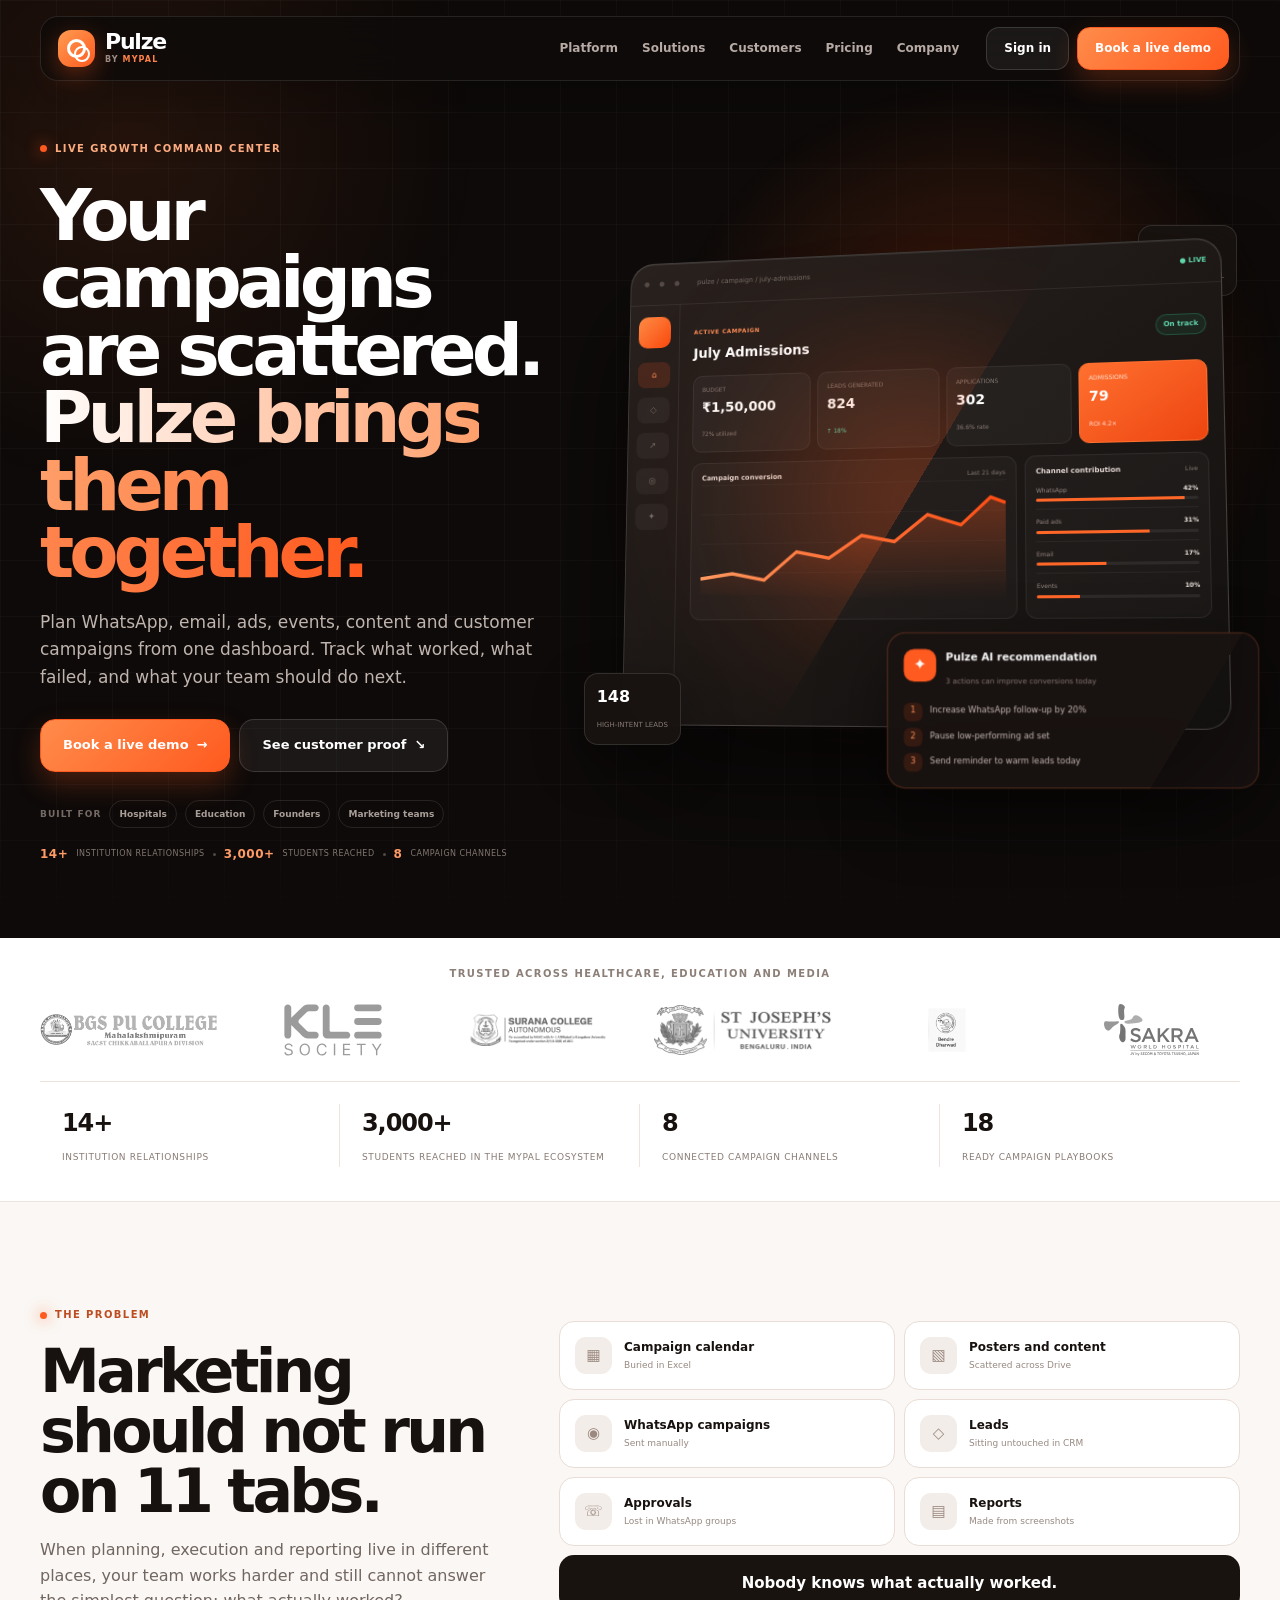
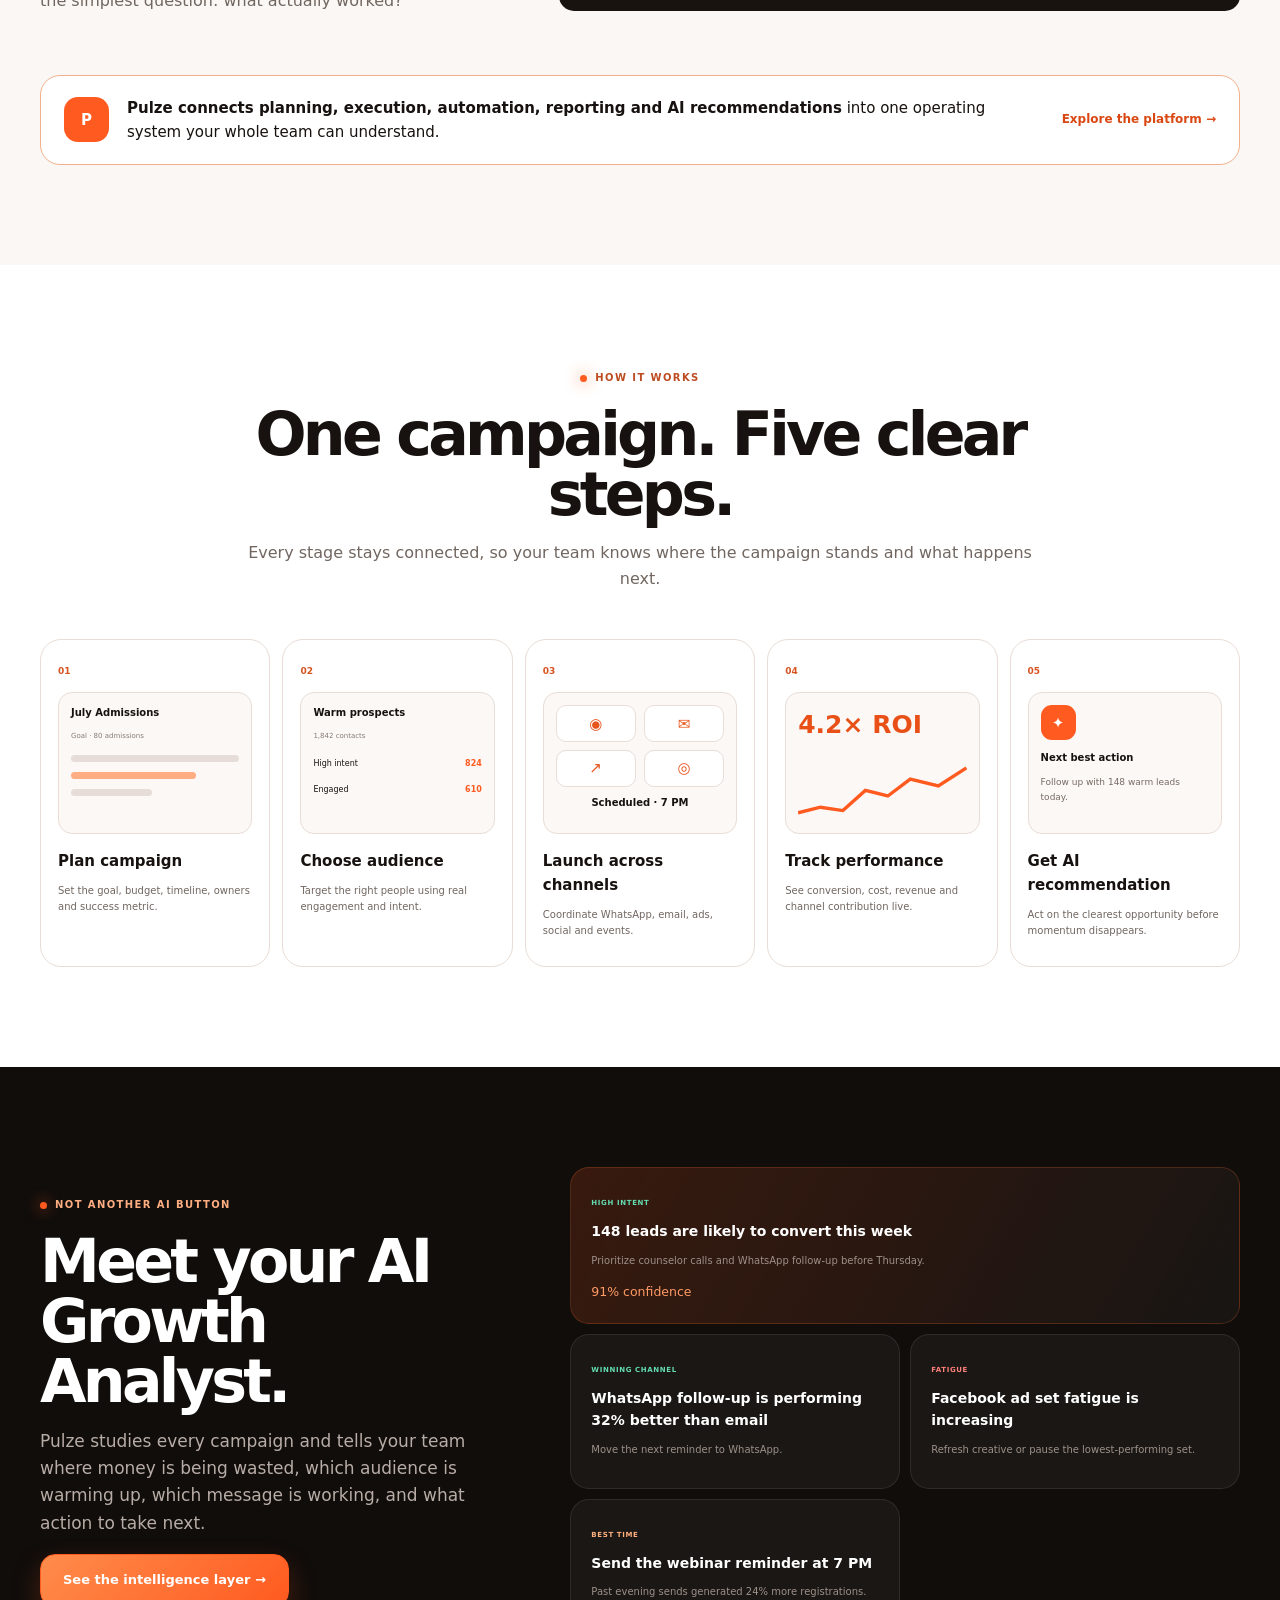
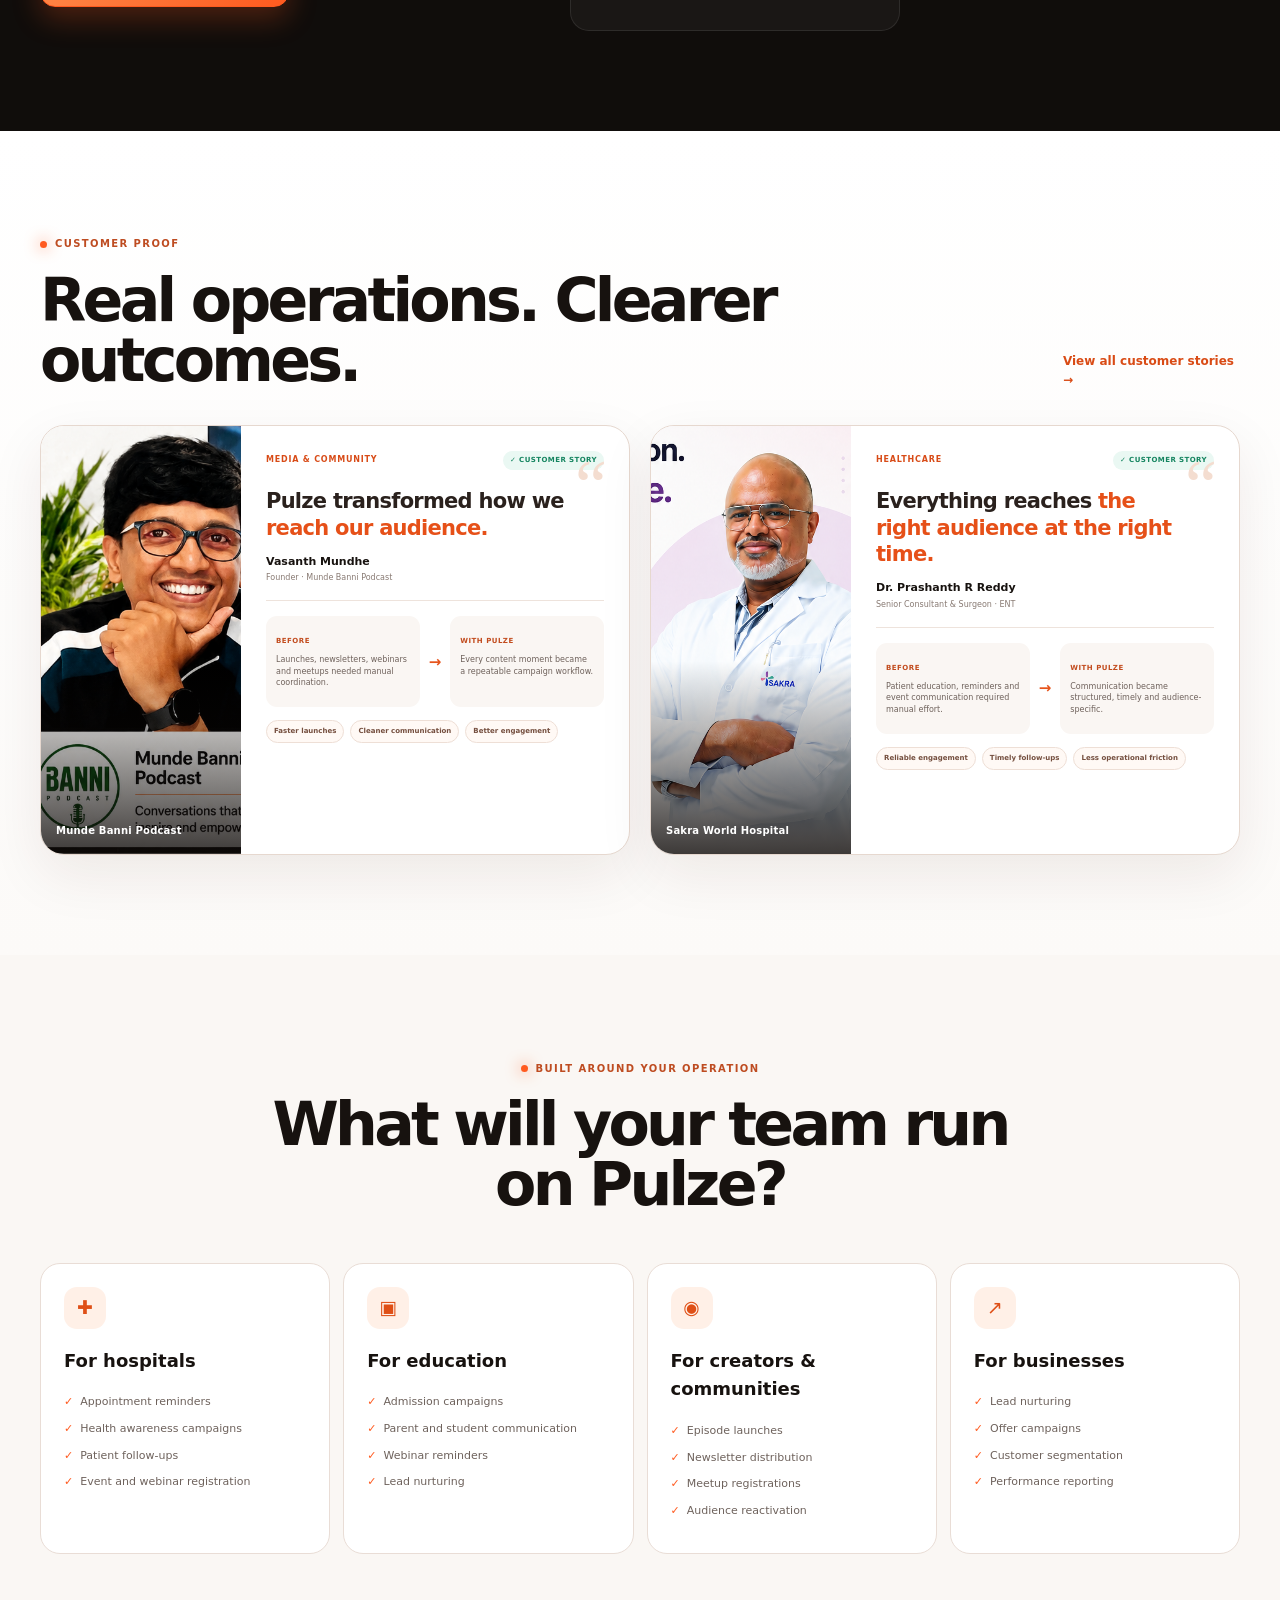
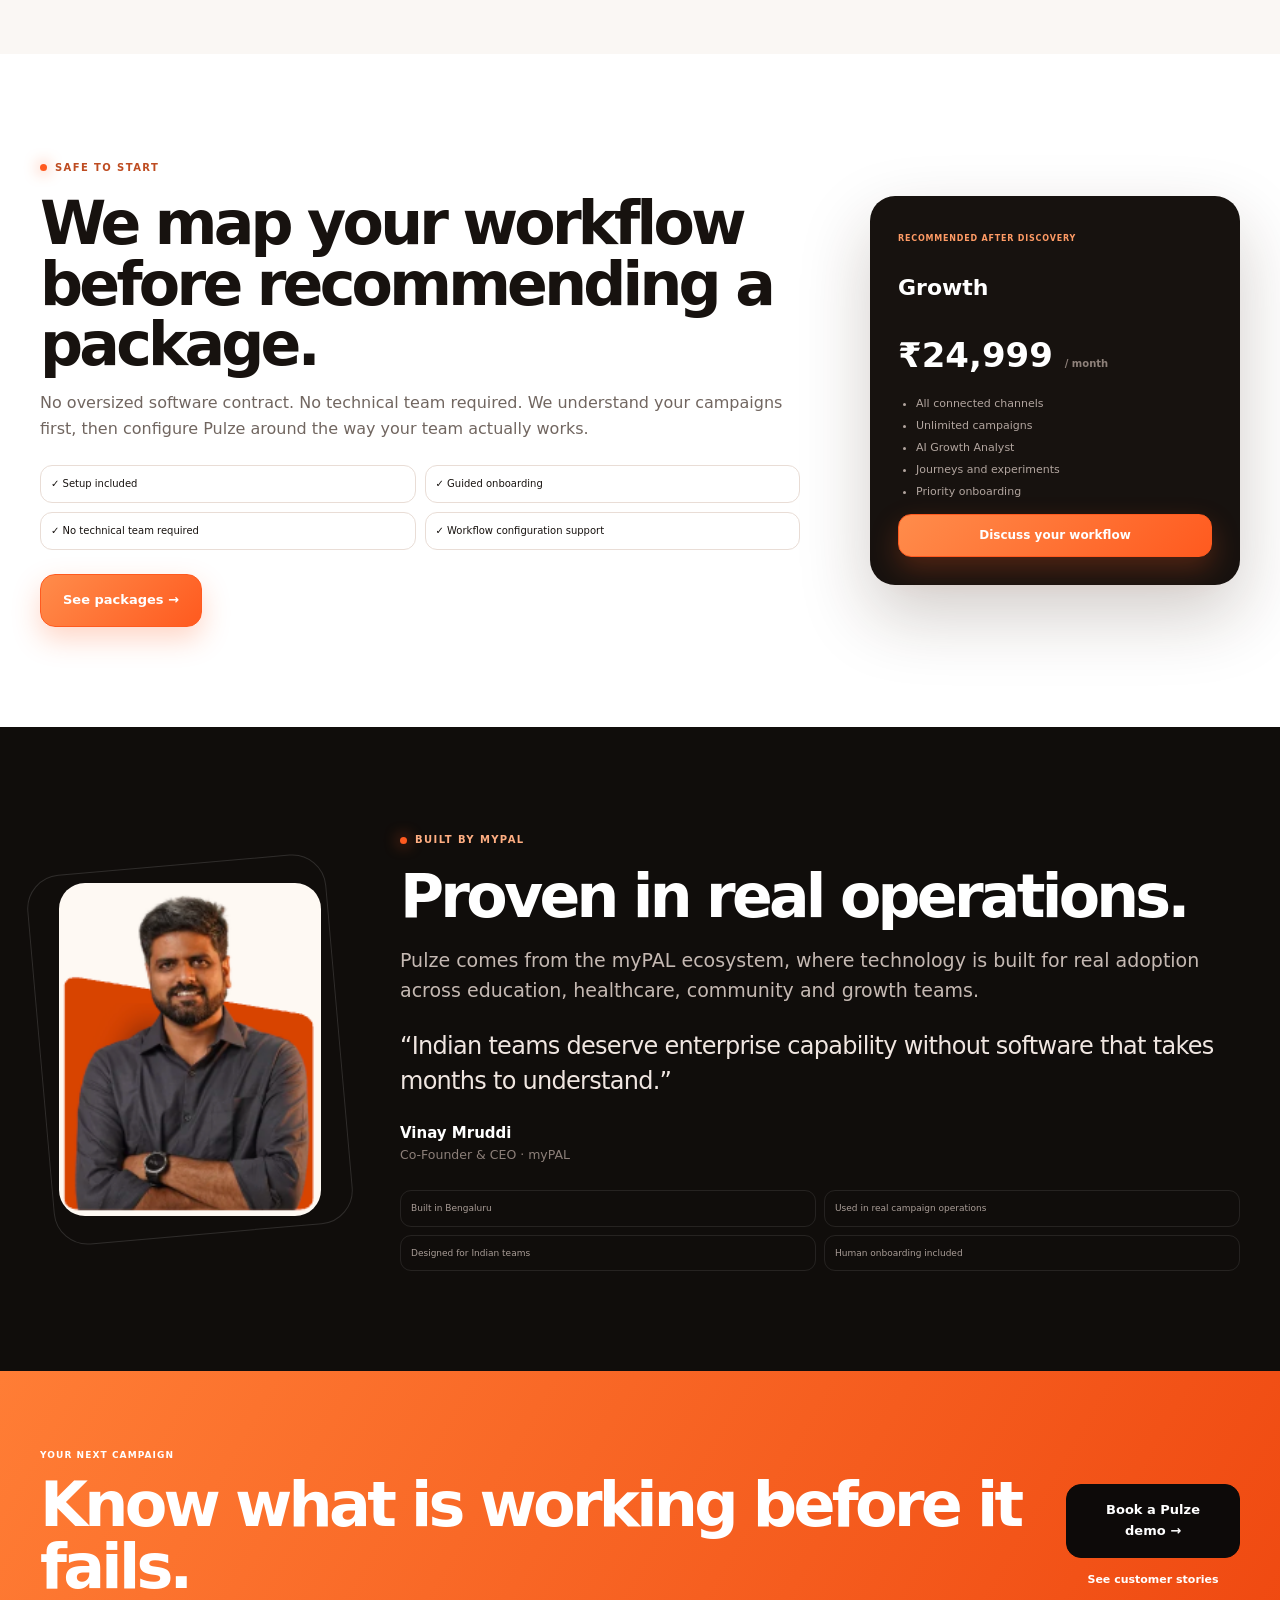
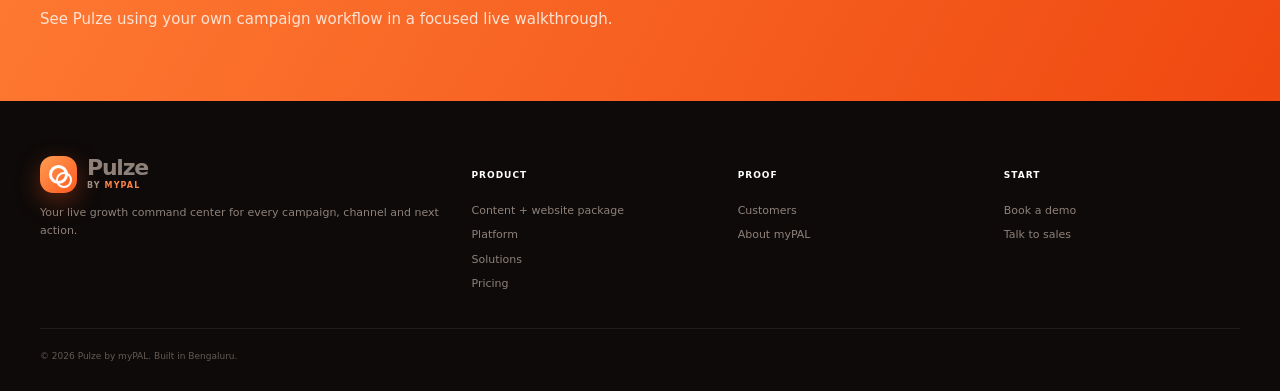
<file: index.html>
<!doctype html>
<html lang="en">
<head>
  <meta charset="utf-8">
  <meta name="viewport" content="width=device-width,initial-scale=1">
  <meta name="theme-color" content="#0d0a09">
  <meta name="description" content="Pulze brings WhatsApp, email, ads, events, social, CRM, content and reporting into one live growth command center.">
  <title>Pulze by myPAL — Your Live Growth Command Center</title>
  <link rel="stylesheet" href="assets/home.css">
  <link rel="stylesheet" href="assets/home-overrides.css">
  <link rel="stylesheet" href="assets/mobile.css">
</head>
<body>
  <header class="nav">
    <div class="wrap navin">
      <a class="brand" href="index.html" aria-label="Pulze home"><span class="mark"></span><span class="brandtype"><strong>Pulze</strong><small>by <b>myPAL</b></small></span></a>
      <nav class="links" aria-label="Main navigation"><a href="platform.html">Platform</a><a href="solutions.html">Solutions</a><a href="customers.html">Customers</a><a href="pricing.html">Pricing</a><a href="company.html">Company</a></nav>
      <div class="nav-actions"><button class="btn ghost" data-demo>Sign in</button><button class="btn primary" data-demo>Book a live demo</button></div>
      <button class="menu" data-menu aria-label="Open menu">☰</button>
    </div>
  </header>

  <main>
    <section class="hero">
      <div class="hero-grid-bg"></div>
      <div class="wrap hero-layout">
        <div class="hero-copy">
          <span class="eyebrow"><i></i> Live growth command center</span>
          <h1>Your campaigns are scattered. <em>Pulze brings them together.</em></h1>
          <p>Plan WhatsApp, email, ads, events, content and customer campaigns from one dashboard. Track what worked, what failed, and what your team should do next.</p>
          <div class="hero-actions"><button class="btn primary large" data-demo>Book a live demo <span>→</span></button><a class="btn ghost large" href="#customer-proof">See customer proof <span>↘</span></a></div>
          <div class="buyer-fit"><span>Built for</span><b>Hospitals</b><b>Education</b><b>Founders</b><b>Marketing teams</b></div>
          <div class="hero-trust-inline"><strong>14+</strong> institution relationships <i></i><strong>3,000+</strong> students reached <i></i><strong>8</strong> campaign channels</div>
        </div>

        <div class="product-scene" id="productScene" aria-label="3D Pulze dashboard showing campaign results and AI recommendations">
          <div class="scene-glow"></div>
          <div class="dashboard" id="dashboard">
            <div class="dashbar"><span class="dots">● ● ●</span><span>pulze / campaign / july-admissions</span><b>● Live</b></div>
            <div class="dashbody">
              <aside class="dashside"><span class="mini-mark"></span><i class="active">⌂</i><i>◇</i><i>↗</i><i>◎</i><i>✦</i></aside>
              <div class="dashmain">
                <div class="campaign-head"><div><small>ACTIVE CAMPAIGN</small><h3>July Admissions</h3></div><span class="status">On track</span></div>
                <div class="funnel">
                  <div class="funnel-card"><span>Budget</span><b>₹1,50,000</b><small>72% utilized</small></div>
                  <div class="funnel-card"><span>Leads generated</span><b>824</b><small class="up">↑ 18%</small></div>
                  <div class="funnel-card"><span>Applications</span><b>302</b><small>36.6% rate</small></div>
                  <div class="funnel-card orange"><span>Admissions</span><b>79</b><small>ROI 4.2×</small></div>
                </div>
                <div class="dash-lower">
                  <div class="chart-panel"><div class="panel-title"><b>Campaign conversion</b><span>Last 21 days</span></div><svg viewBox="0 0 420 145" preserveAspectRatio="none"><defs><linearGradient id="line"><stop stop-color="#ff9b62"/><stop offset="1" stop-color="#ff4c12"/></linearGradient><linearGradient id="area" x2="0" y2="1"><stop stop-color="#ff5a1f" stop-opacity=".32"/><stop offset="1" stop-color="#ff5a1f" stop-opacity="0"/></linearGradient></defs><path d="M0 135L0 116 45 110 90 118 135 84 180 92 225 65 270 73 315 41 360 54 400 21 420 28 420 145Z" fill="url(#area)"/><polyline points="0,116 45,110 90,118 135,84 180,92 225,65 270,73 315,41 360,54 400,21 420,28" fill="none" stroke="url(#line)" stroke-width="4"/></svg></div>
                  <div class="channel-panel"><div class="panel-title"><b>Channel contribution</b><span>Live</span></div><div class="channel"><span>WhatsApp</span><b>42%</b><i style="--w:92%"></i></div><div class="channel"><span>Paid ads</span><b>31%</b><i style="--w:70%"></i></div><div class="channel"><span>Email</span><b>17%</b><i style="--w:43%"></i></div><div class="channel"><span>Events</span><b>10%</b><i style="--w:27%"></i></div></div>
                </div>
              </div>
            </div>
          </div>
          <div class="ai-card">
            <div class="ai-head"><span>✦</span><div><b>Pulze AI recommendation</b><small>3 actions can improve conversions today</small></div></div>
            <ul><li><i>1</i>Increase WhatsApp follow-up by 20%</li><li><i>2</i>Pause low-performing ad set</li><li><i>3</i>Send reminder to warm leads today</li></ul>
          </div>
          <div class="data-chip chip-one"><b>+32%</b><span>WhatsApp vs email</span></div>
          <div class="data-chip chip-two"><b>148</b><span>High-intent leads</span></div>
        </div>
      </div>
    </section>

    <section class="trust">
      <div class="wrap">
        <p>Trusted across Healthcare, Education and Media</p>
        <div class="logo-row">
          <img src="assets/logo-bgs-official.png" alt="BGS">
          <img src="assets/logo-kle-official.svg" alt="KLE Society">
          <img src="assets/logo-surana-official.png" alt="Surana College">
          <img src="assets/logo-sju-official.png" alt="St Joseph's University">
          <img src="assets/partner-bendre-dharwad.png" alt="Bendre Dharwad">
          <img src="assets/logo-sakra-official.svg" alt="Sakra World Hospital">
        </div>
        <div class="trust-metrics"><div><b>14+</b><span>Institution relationships</span></div><div><b>3,000+</b><span>Students reached in the myPAL ecosystem</span></div><div><b>8</b><span>Connected campaign channels</span></div><div><b>18</b><span>Ready campaign playbooks</span></div></div>
      </div>
    </section>

    <section class="section chaos-section">
      <div class="wrap split">
        <div><span class="eyebrow light"><i></i> The problem</span><h2>Marketing should not run on 11 tabs.</h2><p class="section-lead">When planning, execution and reporting live in different places, your team works harder and still cannot answer the simplest question: what actually worked?</p></div>
        <div class="chaos-board">
          <div class="chaos-item"><span>▦</span><div><b>Campaign calendar</b><small>Buried in Excel</small></div></div>
          <div class="chaos-item"><span>▧</span><div><b>Posters and content</b><small>Scattered across Drive</small></div></div>
          <div class="chaos-item"><span>◉</span><div><b>WhatsApp campaigns</b><small>Sent manually</small></div></div>
          <div class="chaos-item"><span>◇</span><div><b>Leads</b><small>Sitting untouched in CRM</small></div></div>
          <div class="chaos-item"><span>☏</span><div><b>Approvals</b><small>Lost in WhatsApp groups</small></div></div>
          <div class="chaos-item"><span>▤</span><div><b>Reports</b><small>Made from screenshots</small></div></div>
          <div class="chaos-question">Nobody knows what actually worked.</div>
        </div>
      </div>
      <div class="wrap connected-answer"><span class="answer-icon">P</span><p><b>Pulze connects planning, execution, automation, reporting and AI recommendations</b> into one operating system your whole team can understand.</p><a href="platform.html">Explore the platform →</a></div>
    </section>

    <section class="section walkthrough">
      <div class="wrap"><div class="center"><span class="eyebrow light"><i></i> How it works</span><h2>One campaign. Five clear steps.</h2><p>Every stage stays connected, so your team knows where the campaign stands and what happens next.</p></div>
        <div class="steps">
          <article class="step"><span class="stepno">01</span><div class="step-ui calendar-ui"><b>July Admissions</b><span>Goal · 80 admissions</span><i></i><i></i><i></i></div><h3>Plan campaign</h3><p>Set the goal, budget, timeline, owners and success metric.</p></article>
          <article class="step"><span class="stepno">02</span><div class="step-ui audience-ui"><b>Warm prospects</b><span>1,842 contacts</span><div>High intent <em>824</em></div><div>Engaged <em>610</em></div></div><h3>Choose audience</h3><p>Target the right people using real engagement and intent.</p></article>
          <article class="step"><span class="stepno">03</span><div class="step-ui launch-ui"><span>◉</span><span>✉</span><span>↗</span><span>◎</span><b>Scheduled · 7 PM</b></div><h3>Launch across channels</h3><p>Coordinate WhatsApp, email, ads, social and events.</p></article>
          <article class="step"><span class="stepno">04</span><div class="step-ui metric-ui"><b>4.2× ROI</b><svg viewBox="0 0 150 50"><polyline points="0,44 20,39 40,42 60,24 80,29 100,14 125,20 150,4" fill="none" stroke="#ff5a1f" stroke-width="3"/></svg></div><h3>Track performance</h3><p>See conversion, cost, revenue and channel contribution live.</p></article>
          <article class="step"><span class="stepno">05</span><div class="step-ui recommend-ui"><span>✦</span><b>Next best action</b><p>Follow up with 148 warm leads today.</p></div><h3>Get AI recommendation</h3><p>Act on the clearest opportunity before momentum disappears.</p></article>
        </div>
      </div>
    </section>

    <section class="section analyst">
      <div class="wrap analyst-layout">
        <div class="analyst-copy"><span class="eyebrow"><i></i> Not another AI button</span><h2>Meet your AI Growth Analyst.</h2><p>Pulze studies every campaign and tells your team where money is being wasted, which audience is warming up, which message is working, and what action to take next.</p><a class="btn primary large" href="platform.html">See the intelligence layer →</a></div>
        <div class="insight-stack">
          <div class="insight featured"><span class="signal high">HIGH INTENT</span><b>148 leads are likely to convert this week</b><p>Prioritize counselor calls and WhatsApp follow-up before Thursday.</p><small>91% confidence</small></div>
          <div class="insight"><span class="signal positive">WINNING CHANNEL</span><b>WhatsApp follow-up is performing 32% better than email</b><p>Move the next reminder to WhatsApp.</p></div>
          <div class="insight"><span class="signal risk">FATIGUE</span><b>Facebook ad set fatigue is increasing</b><p>Refresh creative or pause the lowest-performing set.</p></div>
          <div class="insight"><span class="signal time">BEST TIME</span><b>Send the webinar reminder at 7 PM</b><p>Past evening sends generated 24% more registrations.</p></div>
        </div>
      </div>
    </section>

    <section class="section proof" id="customer-proof">
      <div class="wrap"><div class="proof-head"><div><span class="eyebrow light"><i></i> Customer proof</span><h2>Real operations. Clearer outcomes.</h2></div><a href="customers.html">View all customer stories →</a></div>
        <div class="case-grid">
          <article class="case-card">
            <div class="case-photo"><img src="assets/customer-vasanth.png" alt="Vasanth Mundhe of Munde Banni Podcast"><span class="photo-label">Munde Banni Podcast</span></div>
            <div class="case-copy">
              <div class="case-top"><span class="case-sector">Media & community</span><span class="verified">✓ Customer story</span></div>
              <div class="quote-mark">“</div><blockquote>Pulze transformed how we <em>reach our audience.</em></blockquote>
              <div class="person"><b>Vasanth Mundhe</b><span>Founder · Munde Banni Podcast</span></div>
              <div class="journey"><div><small>BEFORE</small><p>Launches, newsletters, webinars and meetups needed manual coordination.</p></div><i>→</i><div><small>WITH PULZE</small><p>Every content moment became a repeatable campaign workflow.</p></div></div>
              <div class="proof-chips"><span>Faster launches</span><span>Cleaner communication</span><span>Better engagement</span></div>
            </div>
          </article>
          <article class="case-card">
            <div class="case-photo"><img src="assets/customer-prashanth.png" alt="Dr. Prashanth R Reddy of Sakra World Hospital"><span class="photo-label">Sakra World Hospital</span></div>
            <div class="case-copy">
              <div class="case-top"><span class="case-sector">Healthcare</span><span class="verified">✓ Customer story</span></div>
              <div class="quote-mark">“</div><blockquote>Everything reaches <em>the right audience at the right time.</em></blockquote>
              <div class="person"><b>Dr. Prashanth R Reddy</b><span>Senior Consultant & Surgeon · ENT</span></div>
              <div class="journey"><div><small>BEFORE</small><p>Patient education, reminders and event communication required manual effort.</p></div><i>→</i><div><small>WITH PULZE</small><p>Communication became structured, timely and audience-specific.</p></div></div>
              <div class="proof-chips"><span>Reliable engagement</span><span>Timely follow-ups</span><span>Less operational friction</span></div>
            </div>
          </article>
        </div>
      </div>
    </section>

    <section class="section usecases">
      <div class="wrap"><div class="center"><span class="eyebrow light"><i></i> Built around your operation</span><h2>What will your team run on Pulze?</h2></div>
        <div class="usecase-grid">
          <article><span>✚</span><h3>For hospitals</h3><ul><li>Appointment reminders</li><li>Health awareness campaigns</li><li>Patient follow-ups</li><li>Event and webinar registration</li></ul></article>
          <article><span>▣</span><h3>For education</h3><ul><li>Admission campaigns</li><li>Parent and student communication</li><li>Webinar reminders</li><li>Lead nurturing</li></ul></article>
          <article><span>◉</span><h3>For creators & communities</h3><ul><li>Episode launches</li><li>Newsletter distribution</li><li>Meetup registrations</li><li>Audience reactivation</li></ul></article>
          <article><span>↗</span><h3>For businesses</h3><ul><li>Lead nurturing</li><li>Offer campaigns</li><li>Customer segmentation</li><li>Performance reporting</li></ul></article>
        </div>
      </div>
    </section>

    <section class="section safe-pricing">
      <div class="wrap price-layout"><div><span class="eyebrow light"><i></i> Safe to start</span><h2>We map your workflow before recommending a package.</h2><p>No oversized software contract. No technical team required. We understand your campaigns first, then configure Pulze around the way your team actually works.</p><div class="safety"><span>✓ Setup included</span><span>✓ Guided onboarding</span><span>✓ No technical team required</span><span>✓ Workflow configuration support</span></div><a class="btn primary large" href="pricing.html">See packages →</a></div><div class="price-preview"><span>Recommended after discovery</span><h3>Growth</h3><b>₹24,999 <small>/ month</small></b><ul><li>All connected channels</li><li>Unlimited campaigns</li><li>AI Growth Analyst</li><li>Journeys and experiments</li><li>Priority onboarding</li></ul><button class="btn primary" data-demo>Discuss your workflow</button></div></div>
    </section>

    <section class="section founder">
      <div class="wrap founder-layout"><div class="founder-photo"><img src="assets/founder-vinay.png" alt="Vinay Mruddi, Co-Founder and CEO of myPAL"></div><div><span class="eyebrow"><i></i> Built by myPAL</span><h2>Proven in real operations.</h2><p class="founder-message">Pulze comes from the myPAL ecosystem, where technology is built for real adoption across education, healthcare, community and growth teams.</p><blockquote>“Indian teams deserve enterprise capability without software that takes months to understand.”</blockquote><b>Vinay Mruddi</b><small>Co-Founder & CEO · myPAL</small><div class="founder-trust"><span>Built in Bengaluru</span><span>Used in real campaign operations</span><span>Designed for Indian teams</span><span>Human onboarding included</span></div></div></div>
    </section>

    <section class="final-cta"><div class="wrap"><div><span>YOUR NEXT CAMPAIGN</span><h2>Know what is working before it fails.</h2><p>See Pulze using your own campaign workflow in a focused live walkthrough.</p></div><div><button class="btn dark large" data-demo>Book a Pulze demo →</button><a href="customers.html">See customer stories</a></div></div></section>
  </main>

  <footer class="footer"><div class="wrap footgrid"><div><a class="brand" href="index.html"><span class="mark"></span><span class="brandtype"><strong>Pulze</strong><small>by <b>myPAL</b></small></span></a><p>Your live growth command center for every campaign, channel and next action.</p></div><div><h4>Product</h4><a href="content-package.html">Content + website package</a><a href="platform.html">Platform</a><a href="solutions.html">Solutions</a><a href="pricing.html">Pricing</a></div><div><h4>Proof</h4><a href="customers.html">Customers</a><a href="company.html">About myPAL</a></div><div><h4>Start</h4><a href="#" data-demo>Book a demo</a><a href="#" data-demo>Talk to sales</a></div></div><div class="wrap copyright">© 2026 Pulze by myPAL. Built in Bengaluru.</div></footer>
  <div class="modalback" id="modalBack"><div class="modal" id="modalBox"></div></div>
  <script src="assets/home.js"></script>
</body>
</html>
</file>
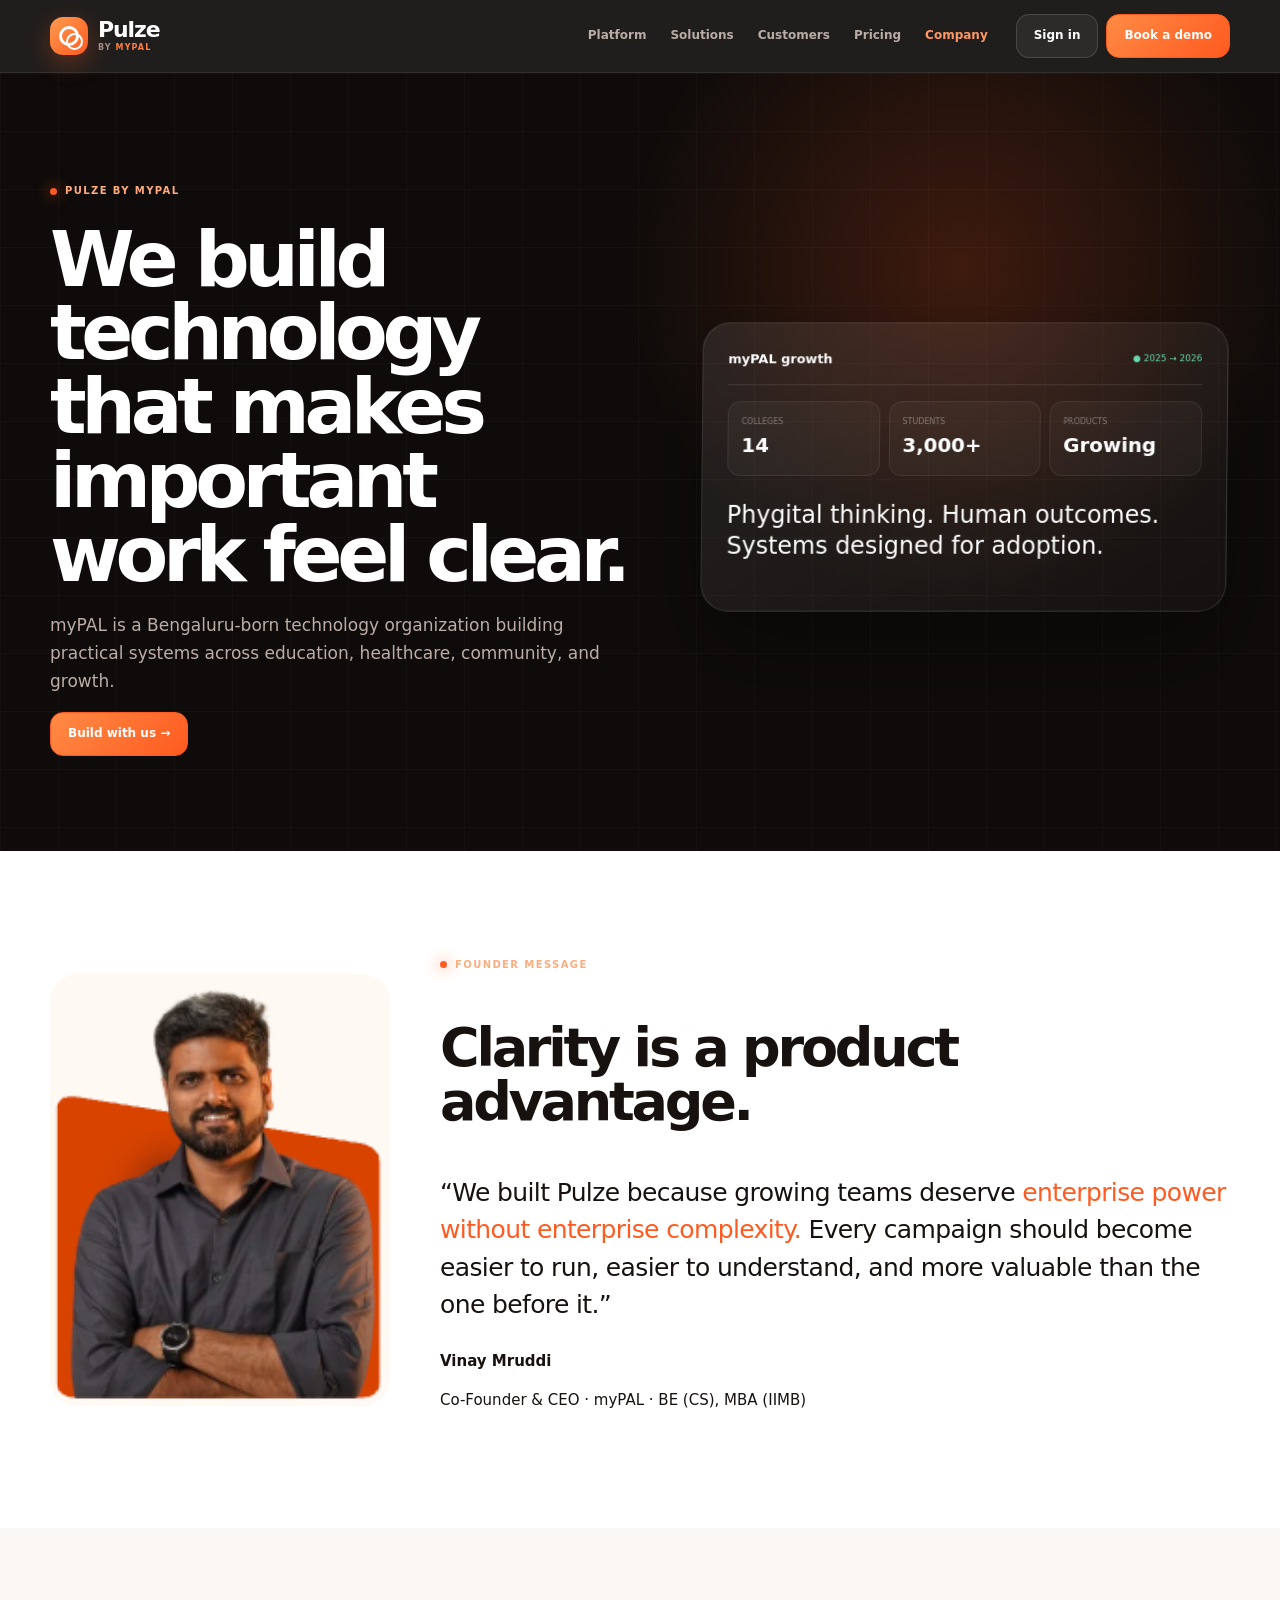
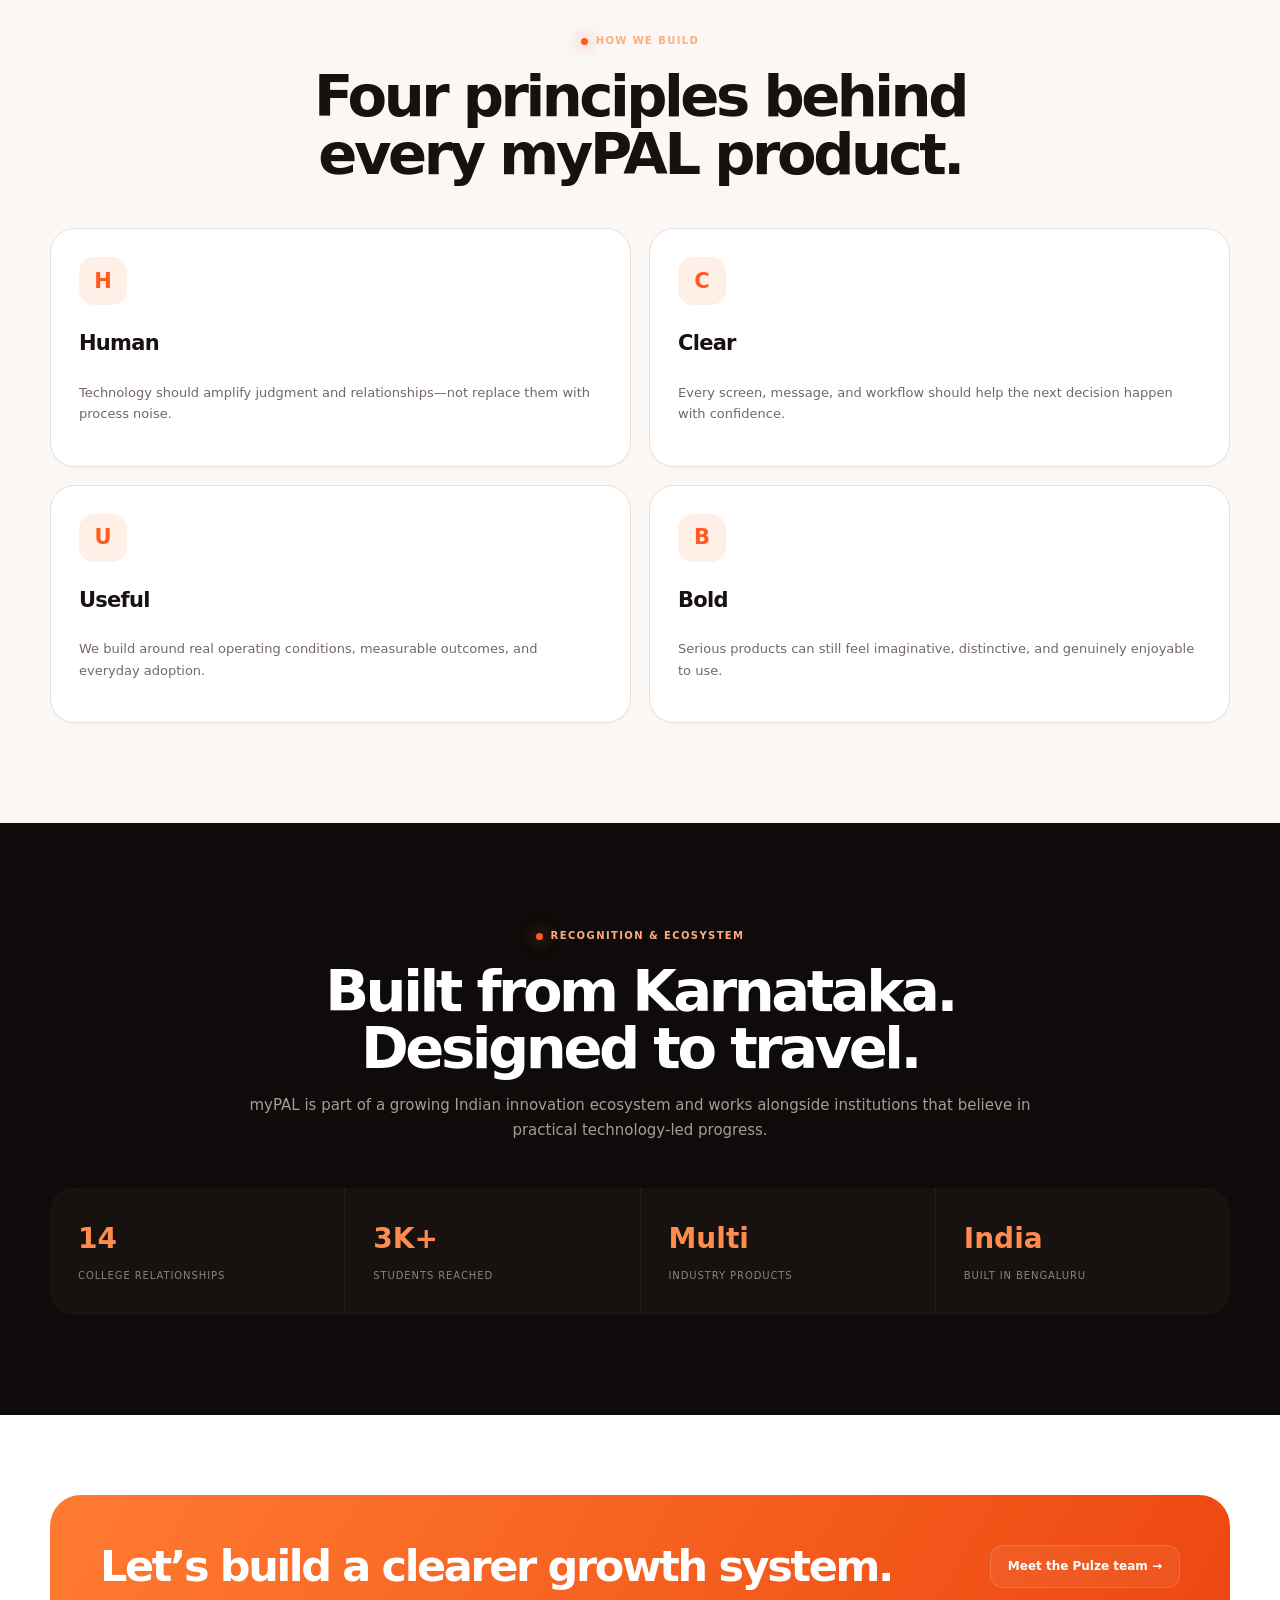
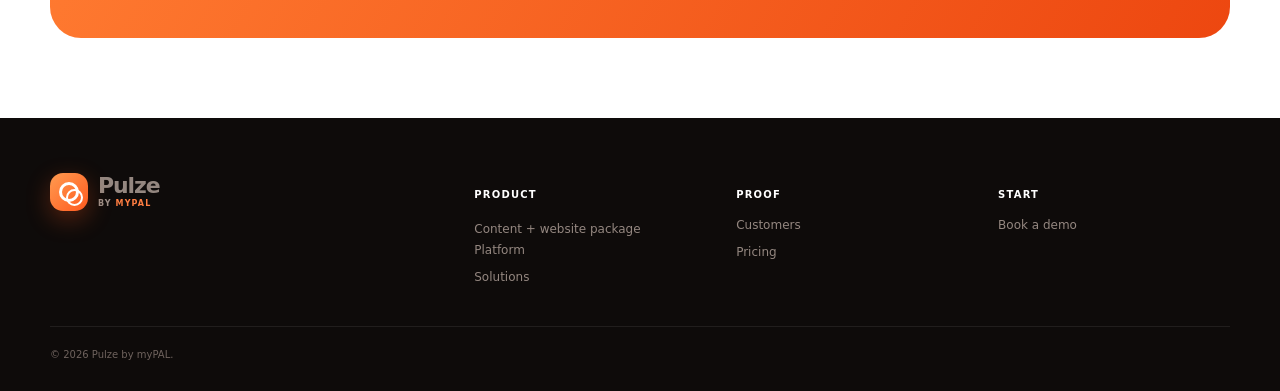
<file: company.html>
<!doctype html><html lang="en"><head><meta charset="utf-8"><meta name="viewport" content="width=device-width,initial-scale=1"><title>About Pulze by myPAL — Built for Clearer Growth</title><link rel="stylesheet" href="assets/site.css"><link rel="stylesheet" href="assets/site-mobile.css"></head><body>
<header class="topnav"><div class="wrap navin"><a class="brand" href="index.html"><span class="mark"></span><span class="brandtype"><strong>Pulze</strong><small>by <b>myPAL</b></small></span></a><nav class="links"><a href="platform.html">Platform</a><a href="solutions.html">Solutions</a><a href="customers.html">Customers</a><a href="pricing.html">Pricing</a><a class="active" href="company.html">Company</a></nav><div class="actions"><button class="btn ghost" data-demo>Sign in</button><button class="btn primary" data-demo>Book a demo</button></div><button class="mobile" data-mobile>☰</button></div></header>
<main><section class="pagehero"><div class="wrap hero-grid"><div><span class="eyebrow"><i></i> Pulze by myPAL</span><h1>We build technology that makes important work feel clear.</h1><p class="lead">myPAL is a Bengaluru-born technology organization building practical systems across education, healthcare, community, and growth.</p><button class="btn primary" data-demo>Build with us →</button></div><div class="hero-card"><div class="hero-card-head"><b>myPAL growth</b><span class="live">● 2025 → 2026</span></div><div class="mini-kpis"><div class="mini-kpi"><span>Colleges</span><b>14</b></div><div class="mini-kpi"><span>Students</span><b>3,000+</b></div><div class="mini-kpi"><span>Products</span><b>Growing</b></div></div><p style="font-size:24px;line-height:1.3">Phygital thinking. Human outcomes. Systems designed for adoption.</p></div></div></section>
<section class="section"><div class="wrap story"><img src="assets/founder-vinay.png" alt="Vinay Mruddi, Co-Founder and CEO of myPAL"><div><span class="eyebrow"><i></i> Founder message</span><h2 style="font-size:54px;line-height:1;letter-spacing:-.06em">Clarity is a product advantage.</h2><p class="quote">“We built Pulze because growing teams deserve <em>enterprise power without enterprise complexity.</em> Every campaign should become easier to run, easier to understand, and more valuable than the one before it.”</p><b>Vinay Mruddi</b><p>Co-Founder & CEO · myPAL · BE (CS), MBA (IIMB)</p></div></div></section>
<section class="section alt"><div class="wrap"><div class="center"><span class="eyebrow"><i></i> How we build</span><h2>Four principles behind every myPAL product.</h2></div><div class="grid2"><article class="card"><div class="icon">H</div><h3>Human</h3><p>Technology should amplify judgment and relationships—not replace them with process noise.</p></article><article class="card"><div class="icon">C</div><h3>Clear</h3><p>Every screen, message, and workflow should help the next decision happen with confidence.</p></article><article class="card"><div class="icon">U</div><h3>Useful</h3><p>We build around real operating conditions, measurable outcomes, and everyday adoption.</p></article><article class="card"><div class="icon">B</div><h3>Bold</h3><p>Serious products can still feel imaginative, distinctive, and genuinely enjoyable to use.</p></article></div></div></section>
<section class="darksection"><div class="wrap"><div class="center"><span class="eyebrow"><i></i> Recognition & ecosystem</span><h2>Built from Karnataka. Designed to travel.</h2><p>myPAL is part of a growing Indian innovation ecosystem and works alongside institutions that believe in practical technology-led progress.</p></div><div class="trustbar"><div class="trustitem"><b>14</b><span>College relationships</span></div><div class="trustitem"><b>3K+</b><span>Students reached</span></div><div class="trustitem"><b>Multi</b><span>Industry products</span></div><div class="trustitem"><b>India</b><span>Built in Bengaluru</span></div></div></div></section></main>
<div class="cta"><div class="wrap ctabox"><h2>Let’s build a clearer growth system.</h2><button class="btn ghost" data-demo>Meet the Pulze team →</button></div></div><footer class="footer"><div class="wrap"><div class="footgrid"><div><a class="brand" href="index.html"><span class="mark"></span><span class="brandtype"><strong>Pulze</strong><small>by <b>myPAL</b></small></span></a></div><div><h4>Product</h4><a href="content-package.html">Content + website package</a><div class="footlinks"><a href="platform.html">Platform</a><a href="solutions.html">Solutions</a></div></div><div><h4>Proof</h4><div class="footlinks"><a href="customers.html">Customers</a><a href="pricing.html">Pricing</a></div></div><div><h4>Start</h4><div class="footlinks"><a href="#" data-demo>Book a demo</a></div></div></div><div class="copyright">© 2026 Pulze by myPAL.</div></div></footer><div class="modalback" id="modalBack"><div class="modal" id="modalBox"></div></div><script src="assets/site.js"></script></body></html>
</file>
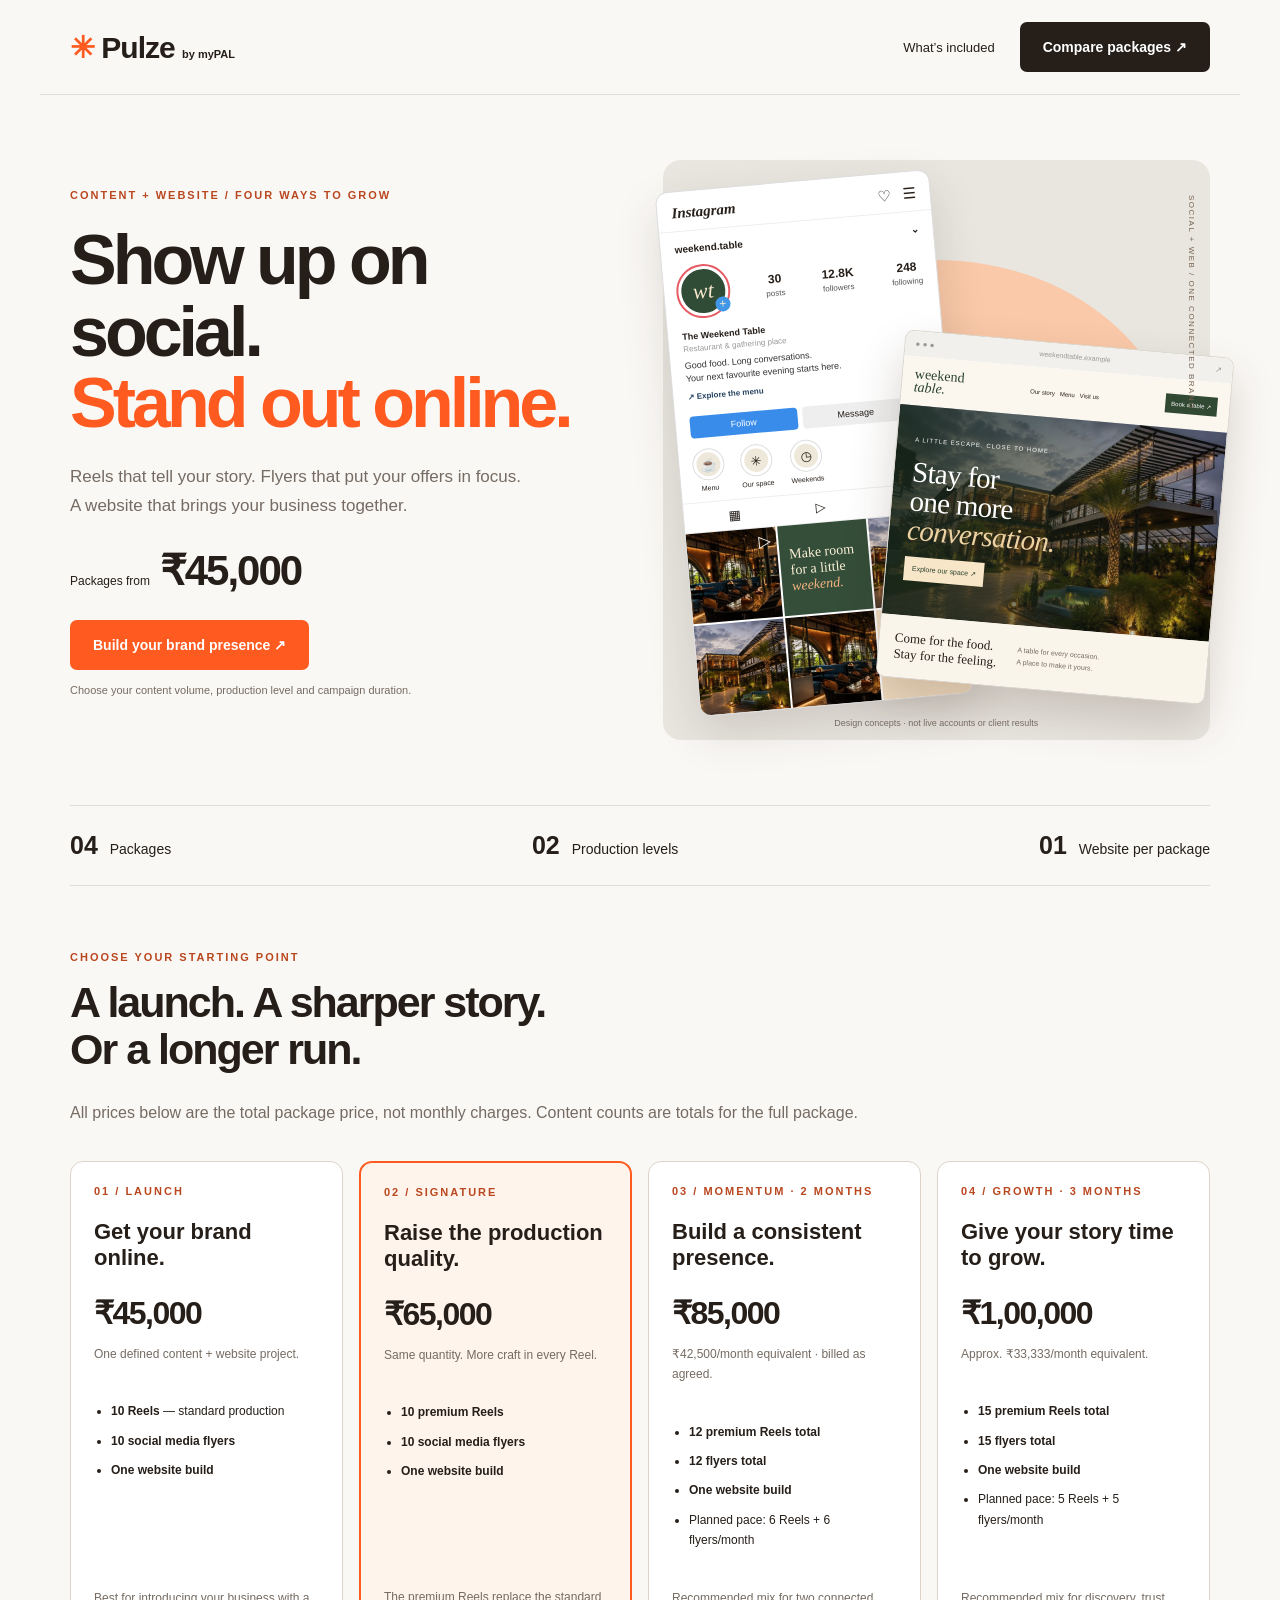
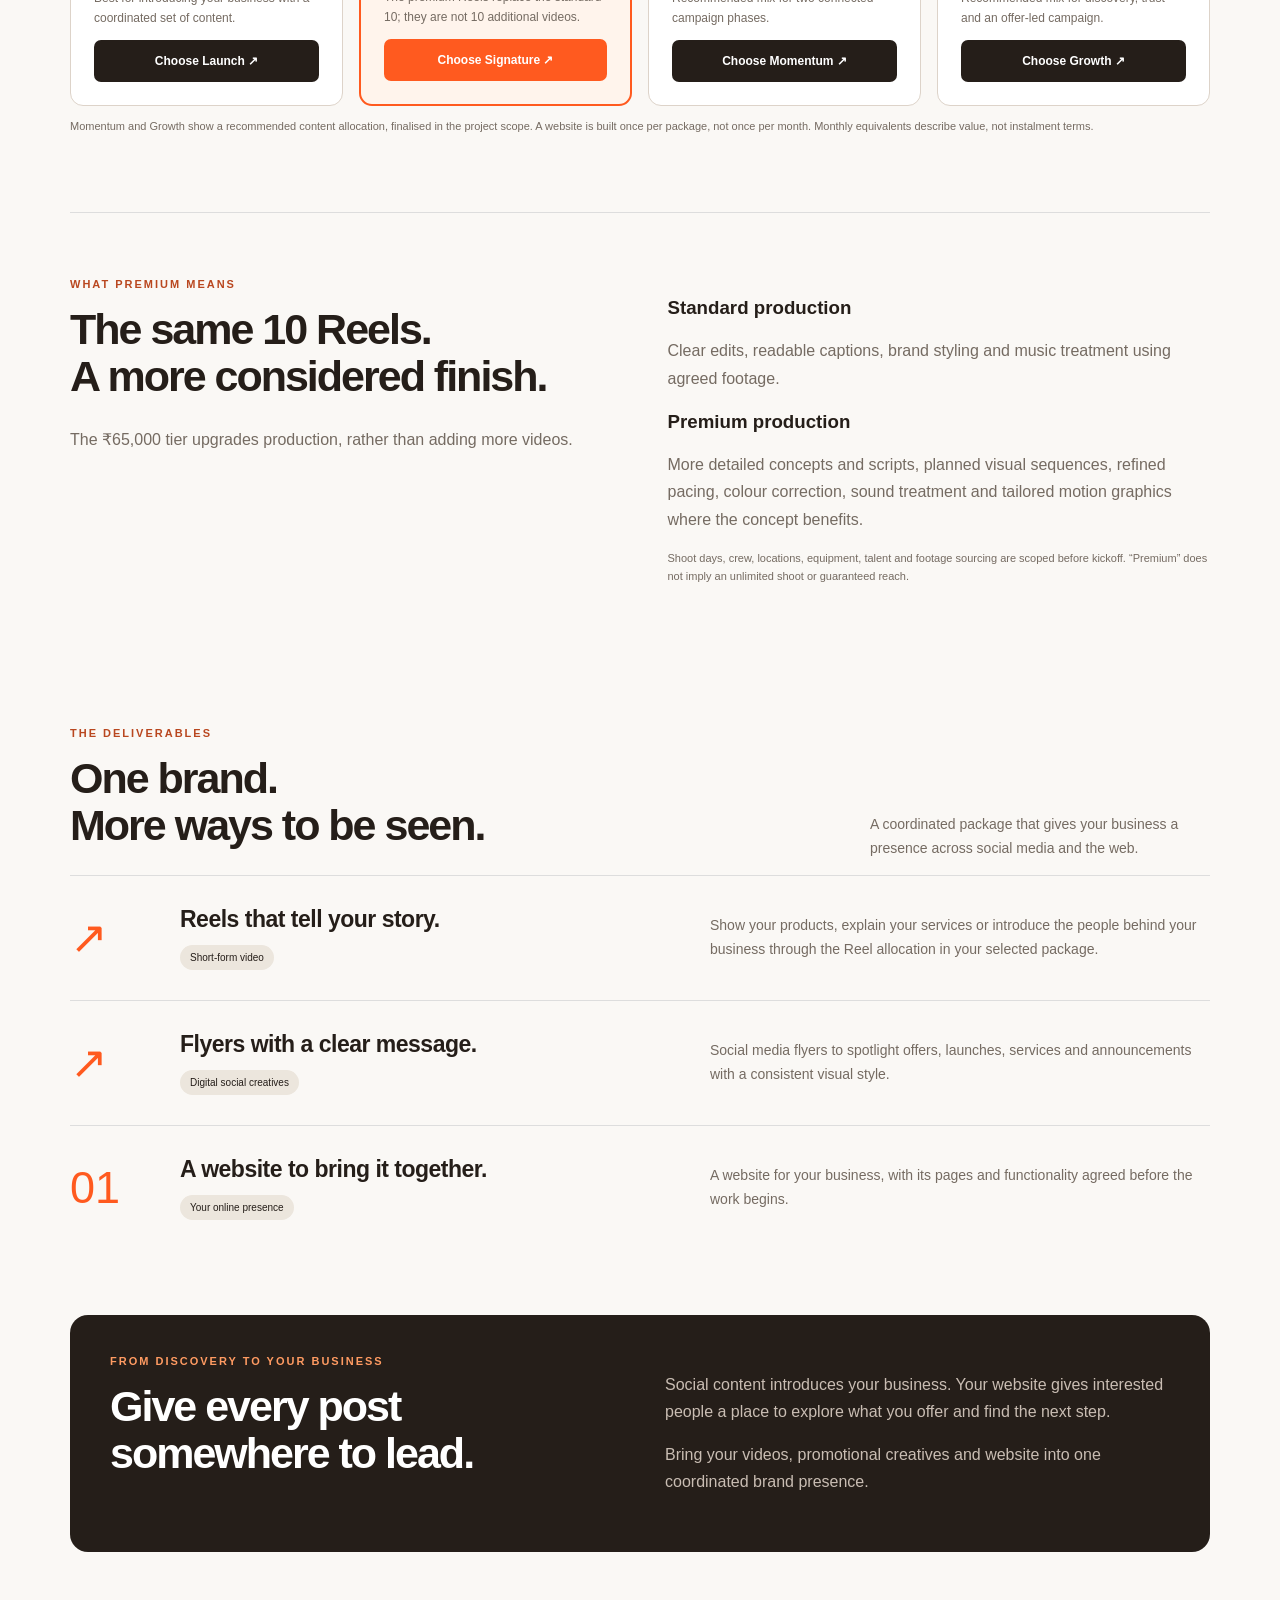
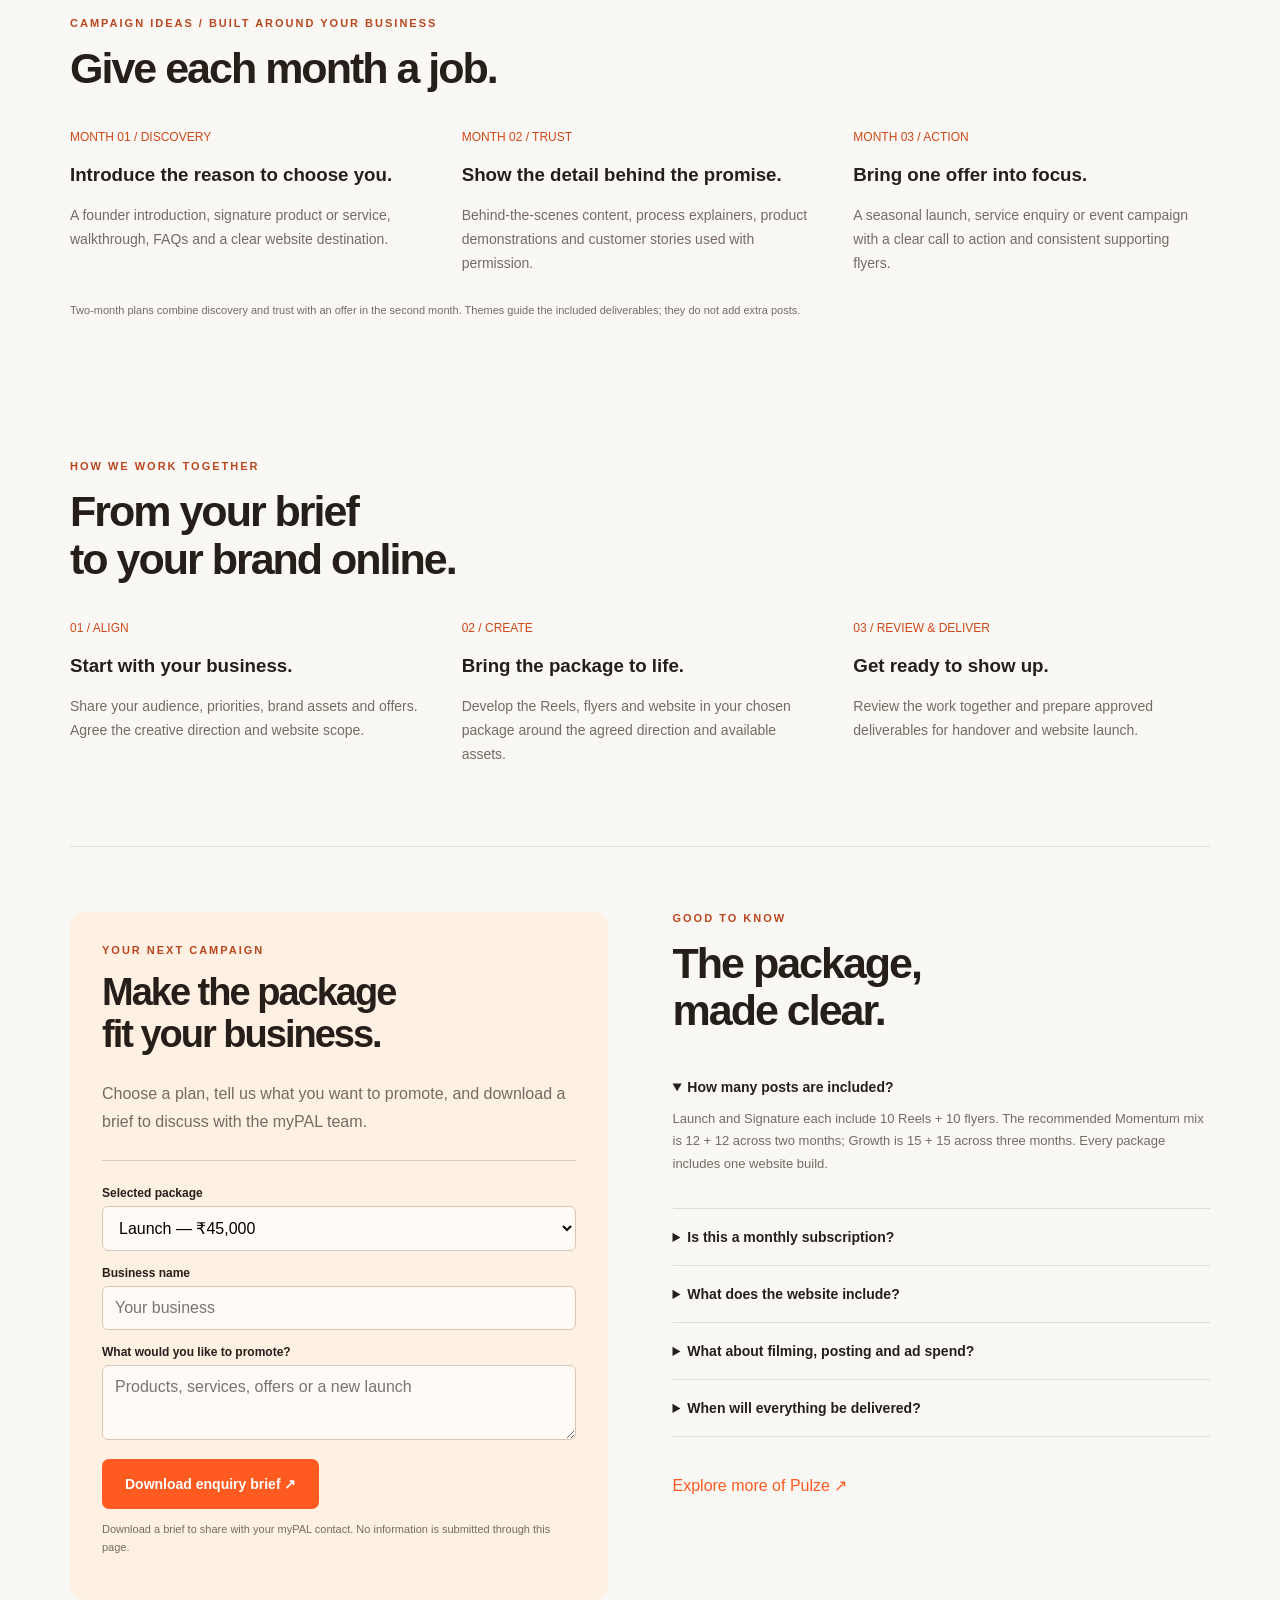
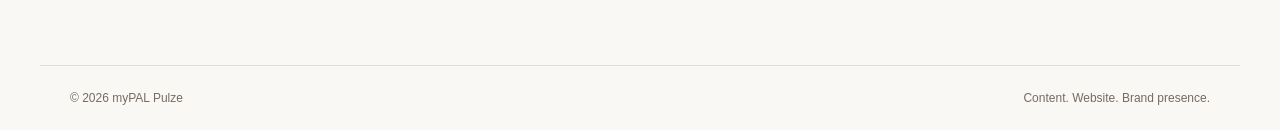
<file: content-package.html>
<!doctype html><html lang="en"><head><meta charset="utf-8"><meta name="viewport" content="width=device-width,initial-scale=1"><link rel="canonical" href="https://ncdeekshith.github.io/myPAL_Pulze/content-package.html"><title>Content + Website Packages | myPAL Pulze</title><style>*{box-sizing:border-box}html{scroll-behavior:smooth}body{margin:0;background:#faf8f5;color:#251e19;font-family:Arial,sans-serif}a{color:inherit;text-decoration:none}nav,main,footer{max-width:1200px;margin:auto;padding:0 30px}nav{height:95px;display:flex;align-items:center;justify-content:space-between;border-bottom:1px solid #ddd}.brand{font-size:30px;font-weight:800;letter-spacing:-1px}.brand small{font-size:11px;letter-spacing:0}.orange{color:#ff5a1f}.button{background:#ff5a1f;color:white;border:0;border-radius:7px;padding:17px 23px;font-weight:bold;display:inline-block;cursor:pointer;font-size:14px}.dark{background:#251e19}.hero{display:grid;grid-template-columns:1fr 1fr;gap:45px;padding:65px 0;align-items:center}.eyebrow{font-size:11px;font-weight:bold;letter-spacing:2px;text-transform:uppercase;color:#b9471f}h1{font-size:70px;line-height:1.02;letter-spacing:-4px;margin:24px 0}p{color:#756b62;line-height:1.7}.lead{font-size:17px;max-width:460px}.price{font-size:42px;font-weight:bold;letter-spacing:-2px;margin:25px 0}.price small{font-size:12px;letter-spacing:0;font-weight:normal}.note{font-size:11px}.stage{height:470px;background:#eee6da;position:relative;border-radius:18px;overflow:hidden;background-image:radial-gradient(#d3c5b4 1px,transparent 1px);background-size:17px 17px}.stage:before{content:'';position:absolute;inset:75px 55px;background:#ff5a1f;border-radius:50%}.poster{position:absolute;top:60px;left:25px;width:205px;height:275px;background:#263c2b;color:#f5f0d0;padding:24px;transform:rotate(-9deg);box-shadow:0 20px 25px #0003}.poster b{font-size:42px;font-family:Georgia,serif;line-height:1;display:block;margin-top:20px;font-weight:normal}.poster em{display:block;text-align:center;font-size:70px;color:#c8e28e}.stage small{font-size:9px;letter-spacing:1px}.phone{position:absolute;top:28px;right:25px;width:180px;height:330px;border:7px solid #251e19;border-radius:27px;background:linear-gradient(130deg,#efba8b,#b64325);color:white;padding:32px 17px;transform:rotate(8deg)}.phone b{font-size:34px;letter-spacing:-2px;line-height:1;display:block;margin-top:35px}.play{font-size:28px;text-align:center;margin-top:20px}.browser{position:absolute;bottom:30px;left:55px;right:25px;background:white;border-radius:9px;box-shadow:0 20px 30px #0003;transform:rotate(-3deg)}.bar{padding:10px;border-bottom:1px solid #eee;color:#aaa;font-size:10px}.web{padding:20px;display:flex;justify-content:space-between}.web b{font-size:23px;letter-spacing:-1px}.web span{font-size:50px;color:#ff5a1f}.caption{position:absolute;bottom:7px;text-align:center;width:100%;font-size:9px;color:#756b62}.strip{display:flex;justify-content:space-between;padding:25px 0;border-block:1px solid #ddd;font-size:14px}.strip b{font-size:25px;margin-right:8px}section{padding:65px 0}h2{font-size:43px;line-height:1.1;letter-spacing:-2px;margin:16px 0 25px}.heading{display:flex;justify-content:space-between;align-items:end;gap:30px}.heading p{max-width:340px;font-size:14px}.row{display:grid;grid-template-columns:80px 1fr 1fr;gap:30px;padding:30px 0;border-top:1px solid #ddd;align-items:center}.num{font-size:45px;color:#ff5a1f}.row h3{font-size:23px;margin:0 0 12px;letter-spacing:-.5px}.row p{font-size:14px;margin:0}.chip{font-size:10px;padding:7px 10px;background:#ece6dd;border-radius:20px;display:inline-block}.panel{background:#251e19;color:white;border-radius:18px;padding:40px;display:grid;grid-template-columns:1fr 1fr;gap:50px}.panel p{color:#c9bdb3}.steps{display:grid;grid-template-columns:repeat(3,1fr);gap:35px;margin-top:35px}.steps p{font-size:14px}.steps span{color:#cf4818;font-size:12px}.bottom{display:grid;grid-template-columns:1fr 1fr;gap:65px;border-top:1px solid #ddd}.offer{background:#fff0e4;padding:32px;border-radius:15px}.offer h2{font-size:54px}.offer li{margin:15px 0;font-size:14px}details{padding:20px 0;border-bottom:1px solid #ddd}summary{font-size:14px;font-weight:bold;cursor:pointer}details p{font-size:13px}label{display:block;font-size:12px;font-weight:bold;margin:15px 0 6px}input,textarea,select{font:inherit;width:100%;padding:12px;border:1px solid #d9c6b8;border-radius:6px;background:#fffaf6}textarea{min-height:75px;resize:vertical}form{border-top:1px solid #dfc7b7;margin-top:25px;padding-top:10px}footer{border-top:1px solid #ddd;padding-top:25px;padding-bottom:25px;font-size:12px;color:#756b62;display:flex;justify-content:space-between}:focus-visible{outline:3px solid #b5441b;outline-offset:4px}@media(max-width:800px){.hero,.panel,.bottom{grid-template-columns:1fr;gap:28px}h1{font-size:54px;letter-spacing:-3px}.stage{width:100%;max-width:510px;margin:auto}.heading{display:block}.steps{grid-template-columns:1fr;gap:15px}.row{grid-template-columns:55px 1fr;gap:16px}.row>p{grid-column:2}.strip{flex-wrap:wrap;gap:22px}.panel{padding:28px}h2{font-size:36px}section{padding:45px 0}nav,main,footer{padding-left:22px;padding-right:22px}.navhide{display:none}}@media(max-width:400px){.stage{height:420px}.poster{width:170px;left:12px}.phone{width:155px;right:12px}.browser{left:20px;right:20px}.brand{font-size:25px}}
.package-grid{display:grid;grid-template-columns:repeat(4,1fr);gap:16px;margin-top:35px}.plan{border:1px solid #ddd3c9;border-radius:13px;background:#fff;padding:23px;display:flex;flex-direction:column}.plan.featured{border:2px solid #ff5a1f;background:#fff4ec}.plan h3{font-size:22px;line-height:1.2;min-height:53px}.plan-price{font-size:32px;letter-spacing:-1.5px;font-weight:bold;white-space:nowrap}.plan p,.plan li{font-size:12px;line-height:1.7}.plan ul{padding-left:17px;flex:1}.plan li{margin:9px 0}.plan .button{width:100%;padding:14px 8px;font-size:12px}.quality{display:grid;grid-template-columns:1fr 1fr;gap:55px;border-top:1px solid #ddd}.offer h2{font-size:38px}select{font:inherit;width:100%;padding:12px}@media(max-width:1050px){.package-grid{grid-template-columns:repeat(2,1fr)}}@media(max-width:650px){.package-grid,.quality{grid-template-columns:1fr}.plan h3{min-height:0}}.realistic{height:580px;background:#e9e6e0;overflow:visible}.realistic:before{inset:100px 30px 70px;background:#f9c9a9;border-radius:50%}.insta-shot{position:absolute;left:14px;top:20px;width:275px;background:white;border:1px solid #ddd;border-radius:12px;overflow:hidden;box-shadow:0 18px 45px #30241625;transform:rotate(-5deg);font-family:Arial,sans-serif}.ig-top{display:flex;justify-content:space-between;padding:13px 14px 8px;border-bottom:1px solid #eee;font-size:15px}.ig-top b{font-family:Georgia,serif;font-style:italic}.ig-user{font-size:10px;font-weight:bold;padding:12px 14px 0}.ig-user span{float:right}.ig-profile{display:flex;align-items:center;justify-content:space-between;padding:13px 14px 8px;gap:8px}.ig-profile>div{text-align:center;font-size:12px}.ig-profile small{display:block;font-size:8px;letter-spacing:0;margin-top:3px;color:#555}.avatar{width:50px;height:50px;background:#304b36;color:#f9ead0;border:3px solid white;outline:2px solid #e65b64;border-radius:50%;display:grid;place-items:center;font:italic 22px Georgia!important;position:relative}.avatar span{position:absolute;right:-4px;bottom:0;font:12px Arial;background:#4097e8;border-radius:50%;width:15px;height:15px}.ig-bio{padding:5px 14px;font-size:9px;line-height:1.4}.ig-bio>span{display:block;color:#999;font-size:8px}.ig-bio p{font-size:9px;line-height:1.45;color:#333;margin:5px 0}.ig-bio strong{color:#274361;font-size:8px}.ig-buttons{display:flex;gap:5px;padding:9px 14px;font-size:9px;text-align:center}.ig-buttons span{background:#eee;border-radius:4px;padding:6px;flex:1}.ig-buttons span:first-child{background:#398ce9;color:white}.ig-buttons span:last-child{flex:0}.ig-highlights{display:flex;gap:17px;padding:3px 14px 10px;text-align:center;font-size:7px}.ig-highlights i{width:30px;height:30px;display:grid;place-items:center;background:#eee8da;border:3px solid white;outline:1px solid #ddd;border-radius:50%;margin:0 auto 5px;font-style:normal;font-size:13px}.ig-tabs{display:flex;justify-content:space-around;border-block:1px solid #eee;padding:7px;font-size:13px}.ig-grid{display:grid;grid-template-columns:repeat(3,1fr);gap:2px}.ig-grid>div{height:90px;background-size:cover;background-position:center;position:relative}.ig-grid>div>span{position:absolute;right:6px;top:4px;color:white}.grid-type{background:#344e39;color:#fff2d8;display:flex;justify-content:center;flex-direction:column;padding:10px;font:14px Georgia}.grid-type em{color:#f5b482}.grid-type.light{background:#f0dcc1;color:#3f4938;font:9px Arial;line-height:1.7}.site-shot{position:absolute;right:-10px;bottom:49px;width:330px;background:white;border:1px solid #dbd7ce;border-radius:9px;overflow:hidden;box-shadow:0 22px 45px #39251430;transform:rotate(5deg)}.window-bar{display:flex;justify-content:space-between;padding:8px 10px;background:#f1f0ed;color:#999;font-size:8px}.window-bar small{font-size:7px;letter-spacing:0}.site-nav{display:flex;align-items:center;justify-content:space-between;padding:12px;background:#fbf7ee;gap:8px}.site-nav b{font:14px Georgia;line-height:.9;color:#29422e}.site-nav span{font-size:6px}.site-nav i{font-size:6px;background:#314832;color:white;padding:6px;font-style:normal}.site-hero{background-size:cover;background-position:center;padding:22px 18px;color:white;height:210px}.site-hero small{font-size:6px;letter-spacing:1px}.site-hero h3{font:29px/1 Georgia;letter-spacing:-.7px;margin:12px 0}.site-hero em{color:#edd2a4}.site-hero>span{font-size:7px;background:#f7e6c7;color:#2b4131;padding:8px;display:inline-block}.site-bottom{padding:15px;background:#faf5eb;display:flex;gap:20px;align-items:center}.site-bottom b{font:13px Georgia}.site-bottom p{font-size:7px;margin:0}.preview-stamp{position:absolute;right:14px;top:35px;font-size:8px;letter-spacing:1.5px;writing-mode:vertical-rl;color:#776453}.realistic .caption{bottom:12px;font-size:9px}@media(max-width:1050px) and (min-width:801px){.insta-shot{width:240px;left:0}.site-shot{width:280px;right:-8px}}@media(max-width:800px){.realistic{margin-top:10px;max-width:510px}.site-shot{right:0}}@media(max-width:400px){.realistic{height:560px}.insta-shot{left:0;width:250px}.site-shot{width:270px;bottom:40px}.preview-stamp{right:0}}</style></head><body><nav><a class="brand" href="index.html"><span class="orange">✳</span> Pulze <small>by myPAL</small></a><div><a class="navhide" href="#includes" style="margin-right:25px;font-size:13px">What’s included</a><a class="button dark" href="#plans">Compare packages ↗</a></div></nav><main><div class="hero"><div><div class="eyebrow">Content + website / four ways to grow</div><h1>Show up on social.<br><span class="orange">Stand out online.</span></h1><p class="lead">Reels that tell your story. Flyers that put your offers in focus. A website that brings your business together.</p><div class="price"><small>Packages from</small> ₹45,000</div><a class="button" href="#plans">Build your brand presence ↗</a><p class="note">Choose your content volume, production level and campaign duration.</p></div><div class="stage realistic" aria-label="Instagram profile and restaurant website design previews"><div class="insta-shot"><div class="ig-top"><b>Instagram</b><span>♡ &nbsp; ☰</span></div><div class="ig-user">weekend.table <span>⌄</span></div><div class="ig-profile"><div class="avatar">wt<span>+</span></div><div><b>30</b><small>posts</small></div><div><b>12.8K</b><small>followers</small></div><div><b>248</b><small>following</small></div></div><div class="ig-bio"><b>The Weekend Table</b><span>Restaurant &amp; gathering place</span><p>Good food. Long conversations.<br>Your next favourite evening starts here.</p><strong>↗ Explore the menu</strong></div><div class="ig-buttons"><span>Follow</span><span>Message</span><span>⌄</span></div><div class="ig-highlights"><div><i>☕</i>Menu</div><div><i>✳</i>Our space</div><div><i>◷</i>Weekends</div></div><div class="ig-tabs">▦ <span>▷</span><span>♙</span></div><div class="ig-grid"><div style="background-image:url(assets/package-preview-1.jpg)"><span>▷</span></div><div class="grid-type">Make room<br>for a little<br><em>weekend.</em></div><div style="background-image:url(assets/package-preview-2.jpg);background-position:65% center"><span>▷</span></div><div style="background-image:url(assets/package-preview-2.jpg)"></div><div style="background-image:url(assets/package-preview-1.jpg);background-position:20% center"></div><div class="grid-type light">GOOD FOOD.<br>GREAT<br>COMPANY.</div></div></div><div class="site-shot"><div class="window-bar"><span>● ● ●</span><small>weekendtable.example</small><span>↗</span></div><div class="site-nav"><b>weekend<br><em>table.</em></b><span>Our story &nbsp; Menu &nbsp; Visit us</span><i>Book a table ↗</i></div><div class="site-hero" style="background-image:linear-gradient(90deg,#18291dda,#18291d05),url(assets/package-preview-2.jpg)"><small>A LITTLE ESCAPE. CLOSE TO HOME.</small><h3>Stay for<br>one more<br><em>conversation.</em></h3><span>Explore our space ↗</span></div><div class="site-bottom"><b>Come for the food.<br>Stay for the feeling.</b><p>A table for every occasion.<br>A place to make it yours.</p></div></div><div class="preview-stamp">SOCIAL + WEB / ONE CONNECTED BRAND</div><div class="caption">Design concepts · not live accounts or client results</div></div></div><div class="strip"><span><b>04</b> Packages</span><span><b>02</b> Production levels</span><span><b>01</b> Website per package</span></div><section id="plans"><div class="eyebrow">Choose your starting point</div><h2>A launch. A sharper story.<br>Or a longer run.</h2><p>All prices below are the total package price, not monthly charges. Content counts are totals for the full package.</p><div class="package-grid">
<article class="plan"><span class="eyebrow">01 / Launch</span><h3>Get your brand online.</h3><div class="plan-price">₹45,000</div><p>One defined content + website project.</p><ul><li><b>10 Reels</b> — standard production</li><li><b>10 social media flyers</b></li><li><b>One website build</b></li></ul><p class="note">Best for introducing your business with a coordinated set of content.</p><button class="button dark" onclick="choosePlan('Launch — ₹45,000')">Choose Launch ↗</button></article>
<article class="plan featured"><span class="eyebrow">02 / Signature</span><h3>Raise the production quality.</h3><div class="plan-price">₹65,000</div><p>Same quantity. More craft in every Reel.</p><ul><li><b>10 premium Reels</b></li><li><b>10 social media flyers</b></li><li><b>One website build</b></li></ul><p class="note">The premium Reels replace the standard 10; they are not 10 additional videos.</p><button class="button" onclick="choosePlan('Signature — ₹65,000')">Choose Signature ↗</button></article>
<article class="plan"><span class="eyebrow">03 / Momentum · 2 months</span><h3>Build a consistent presence.</h3><div class="plan-price">₹85,000</div><p>₹42,500/month equivalent · billed as agreed.</p><ul><li><b>12 premium Reels total</b></li><li><b>12 flyers total</b></li><li><b>One website build</b></li><li>Planned pace: 6 Reels + 6 flyers/month</li></ul><p class="note">Recommended mix for two connected campaign phases.</p><button class="button dark" onclick="choosePlan('Momentum — ₹85,000 / 2 months')">Choose Momentum ↗</button></article>
<article class="plan"><span class="eyebrow">04 / Growth · 3 months</span><h3>Give your story time to grow.</h3><div class="plan-price">₹1,00,000</div><p>Approx. ₹33,333/month equivalent.</p><ul><li><b>15 premium Reels total</b></li><li><b>15 flyers total</b></li><li><b>One website build</b></li><li>Planned pace: 5 Reels + 5 flyers/month</li></ul><p class="note">Recommended mix for discovery, trust and an offer-led campaign.</p><button class="button dark" onclick="choosePlan('Growth — ₹1,00,000 / 3 months')">Choose Growth ↗</button></article></div><p class="note">Momentum and Growth show a recommended content allocation, finalised in the project scope. A website is built once per package, not once per month. Monthly equivalents describe value, not instalment terms.</p></section>
<section class="quality"><div><div class="eyebrow">What premium means</div><h2>The same 10 Reels.<br>A more considered finish.</h2><p>The ₹65,000 tier upgrades production, rather than adding more videos.</p></div><div><h3>Standard production</h3><p>Clear edits, readable captions, brand styling and music treatment using agreed footage.</p><h3>Premium production</h3><p>More detailed concepts and scripts, planned visual sequences, refined pacing, colour correction, sound treatment and tailored motion graphics where the concept benefits.</p><p class="note">Shoot days, crew, locations, equipment, talent and footage sourcing are scoped before kickoff. “Premium” does not imply an unlimited shoot or guaranteed reach.</p></div></section><section id="includes"><div class="heading"><div><div class="eyebrow">The deliverables</div><h2>One brand.<br>More ways to be seen.</h2></div><p>A coordinated package that gives your business a presence across social media and the web.</p></div><article class="row"><div class="num">↗</div><div><h3>Reels that tell your story.</h3><span class="chip">Short-form video</span></div><p>Show your products, explain your services or introduce the people behind your business through the Reel allocation in your selected package.</p></article><article class="row"><div class="num">↗</div><div><h3>Flyers with a clear message.</h3><span class="chip">Digital social creatives</span></div><p>Social media flyers to spotlight offers, launches, services and announcements with a consistent visual style.</p></article><article class="row"><div class="num">01</div><div><h3>A website to bring it together.</h3><span class="chip">Your online presence</span></div><p>A website for your business, with its pages and functionality agreed before the work begins.</p></article></section><div class="panel"><div><div class="eyebrow" style="color:#ff9b62">From discovery to your business</div><h2>Give every post<br>somewhere to lead.</h2></div><div><p>Social content introduces your business. Your website gives interested people a place to explore what you offer and find the next step.</p><p>Bring your videos, promotional creatives and website into one coordinated brand presence.</p></div></div><section><div class="eyebrow">Campaign ideas / built around your business</div><h2>Give each month a job.</h2><div class="steps"><article><span>MONTH 01 / DISCOVERY</span><h3>Introduce the reason to choose you.</h3><p>A founder introduction, signature product or service, walkthrough, FAQs and a clear website destination.</p></article><article><span>MONTH 02 / TRUST</span><h3>Show the detail behind the promise.</h3><p>Behind-the-scenes content, process explainers, product demonstrations and customer stories used with permission.</p></article><article><span>MONTH 03 / ACTION</span><h3>Bring one offer into focus.</h3><p>A seasonal launch, service enquiry or event campaign with a clear call to action and consistent supporting flyers.</p></article></div><p class="note">Two-month plans combine discovery and trust with an offer in the second month. Themes guide the included deliverables; they do not add extra posts.</p></section><section><div class="eyebrow">How we work together</div><h2>From your brief<br>to your brand online.</h2><div class="steps"><article><span>01 / ALIGN</span><h3>Start with your business.</h3><p>Share your audience, priorities, brand assets and offers. Agree the creative direction and website scope.</p></article><article><span>02 / CREATE</span><h3>Bring the package to life.</h3><p>Develop the Reels, flyers and website in your chosen package around the agreed direction and available assets.</p></article><article><span>03 / REVIEW & DELIVER</span><h3>Get ready to show up.</h3><p>Review the work together and prepare approved deliverables for handover and website launch.</p></article></div></section><section class="bottom" id="package"><div class="offer"><div class="eyebrow">Your next campaign</div><h2>Make the package<br>fit your business.</h2><p>Choose a plan, tell us what you want to promote, and download a brief to discuss with the myPAL team.</p><form id="brief"><label for="plan">Selected package</label><select id="plan"><option>Launch — ₹45,000</option><option>Signature — ₹65,000</option><option>Momentum — ₹85,000 / 2 months</option><option>Growth — ₹1,00,000 / 3 months</option></select><label for="business">Business name</label><input id="business" placeholder="Your business" required><label for="focus">What would you like to promote?</label><textarea id="focus" placeholder="Products, services, offers or a new launch" required></textarea><button class="button" type="submit" style="margin-top:15px">Download enquiry brief ↗</button><p class="note">Download a brief to share with your myPAL contact. No information is submitted through this page.</p><p id="status" role="status" class="note"></p></form></div><div><div class="eyebrow">Good to know</div><h2>The package,<br>made clear.</h2><details open><summary>How many posts are included?</summary><p>Launch and Signature each include 10 Reels + 10 flyers. The recommended Momentum mix is 12 + 12 across two months; Growth is 15 + 15 across three months. Every package includes one website build.</p></details><details><summary>Is this a monthly subscription?</summary><p>Each displayed price covers the full package. Momentum runs for two months and Growth for three months. There is no automatic renewal stated here; payment milestones are agreed before kickoff.</p></details><details><summary>What does the website include?</summary><p>A website is part of the package. Pages, features, domain and hosting arrangements are agreed before kickoff.</p></details><details><summary>What about filming, posting and ad spend?</summary><p>Filming needs, asset sourcing and publishing responsibilities are confirmed with the team. Advertising spend and ongoing campaign management are not stated as included.</p></details><details><summary>When will everything be delivered?</summary><p>The schedule and review rounds are agreed after the brief, website scope and available assets are reviewed.</p></details><p style="margin-top:35px"><a class="orange" href="index.html">Explore more of Pulze ↗</a></p></div></section></main><footer><span>© 2026 myPAL Pulze</span><span>Content. Website. Brand presence.</span></footer><script>function choosePlan(name){document.getElementById("plan").value=name;document.getElementById("package").scrollIntoView({behavior:"smooth"});} document.getElementById('brief').addEventListener('submit',e=>{e.preventDefault();const b=document.getElementById('business').value.trim(),f=document.getElementById('focus').value.trim();if(!b||!f)return;const text=`myPAL Pulze — Package enquiry\n\nBusiness: ${b}\nFocus: ${f}\n\nSelected package: ${document.getElementById("plan").value}\n${["10 standard Reels + 10 flyers + one website","10 premium Reels + 10 flyers + one website","Recommended: 12 premium Reels + 12 flyers over 2 months + one website","Recommended: 15 premium Reels + 15 flyers over 3 months + one website"][document.getElementById("plan").selectedIndex]}\n\nPlease confirm website scope, timeline, assets, filming, revisions, taxes, domain and hosting arrangements.`;const u=URL.createObjectURL(new Blob([text],{type:'text/plain;charset=utf-8'}));const a=document.createElement('a');a.href=u;a.download='Pulze-Package-Enquiry.txt';a.click();setTimeout(()=>URL.revokeObjectURL(u),1000);document.getElementById('status').textContent='Brief downloaded. Share it with your myPAL contact to discuss the package.'});</script></body></html>
</file>
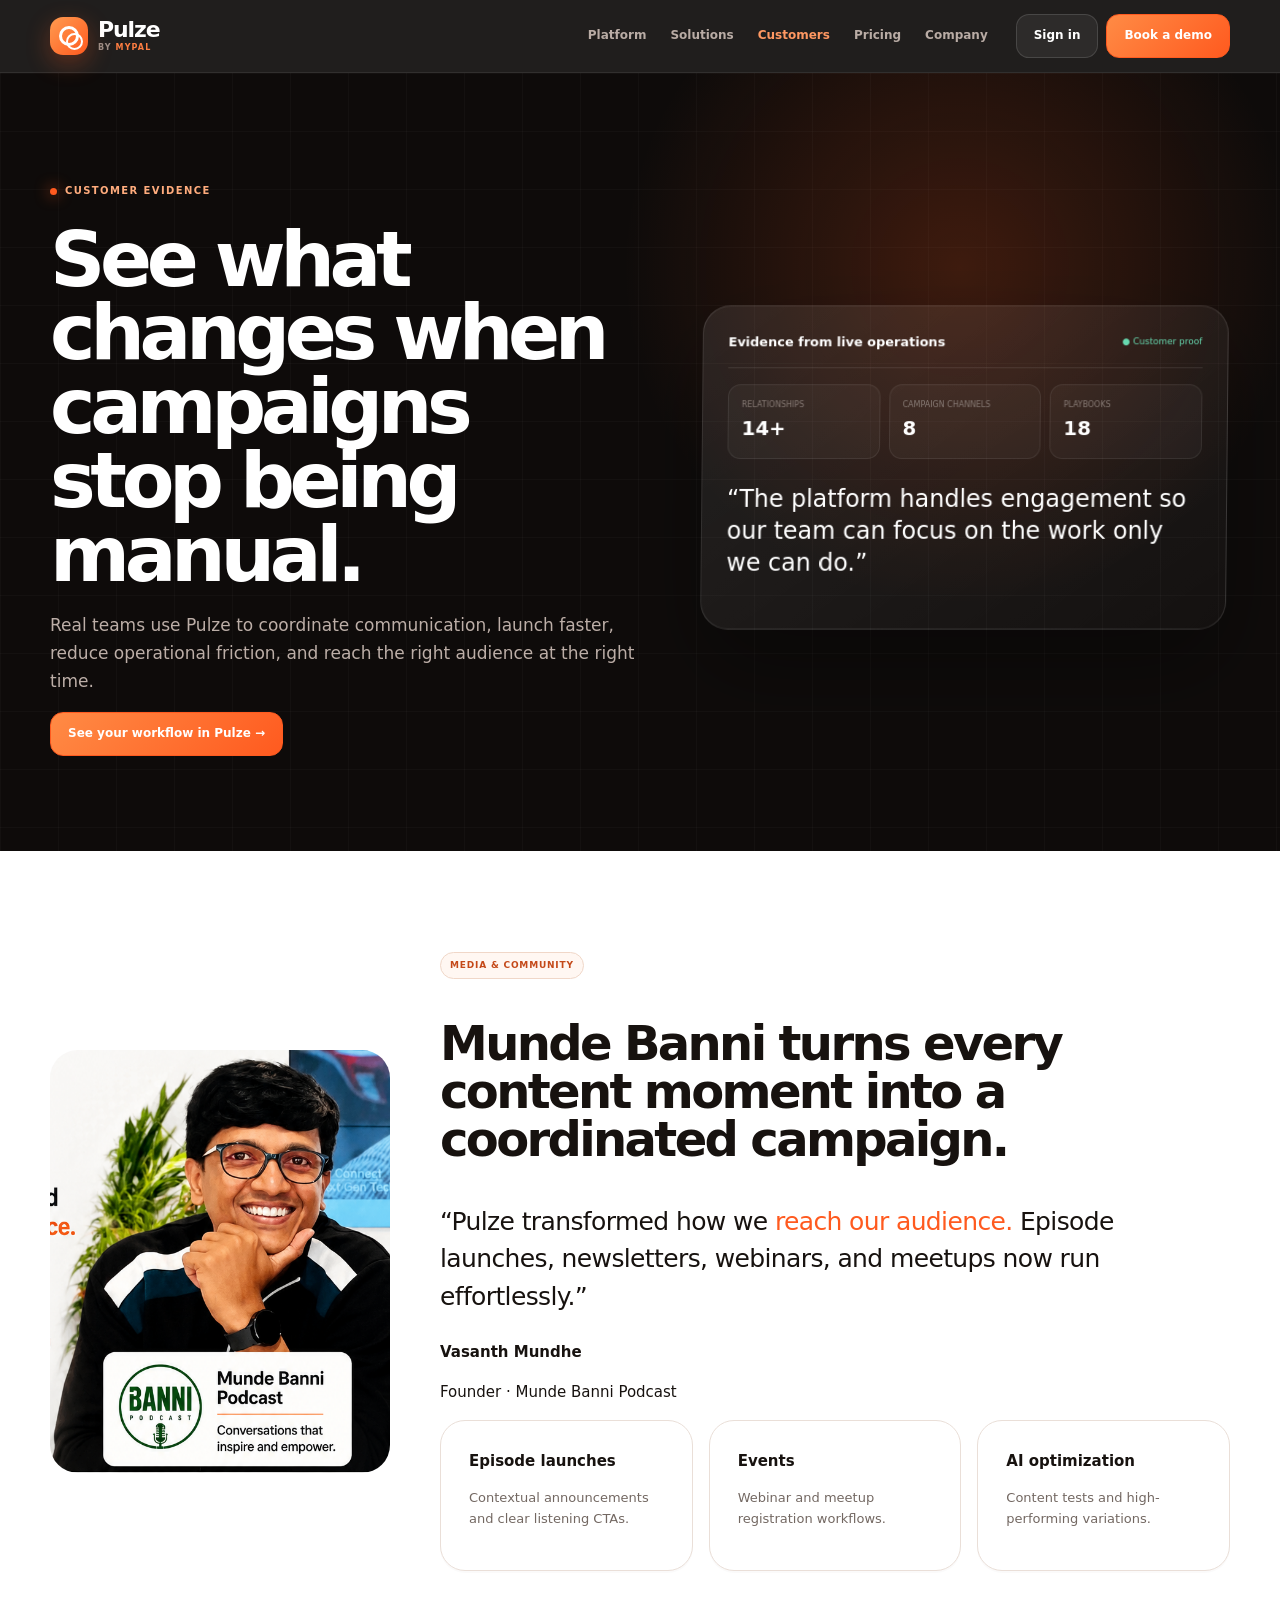
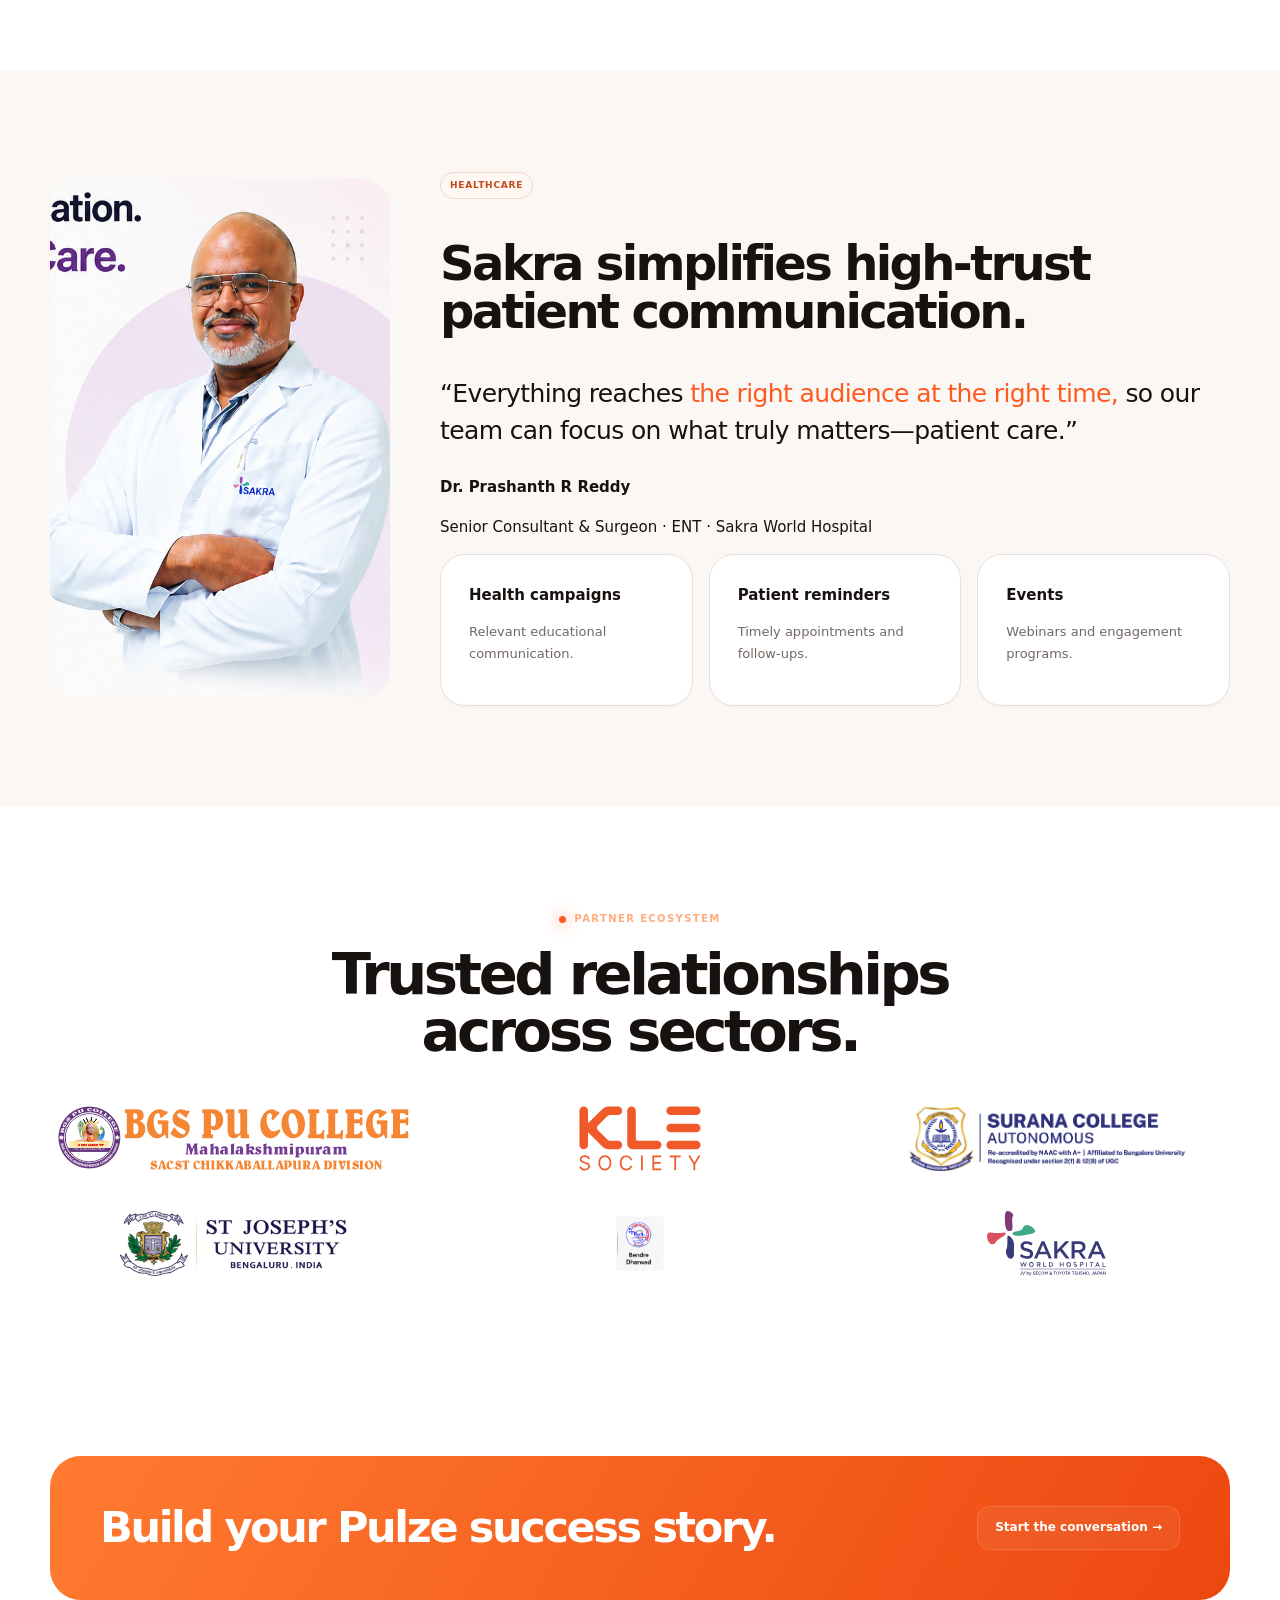
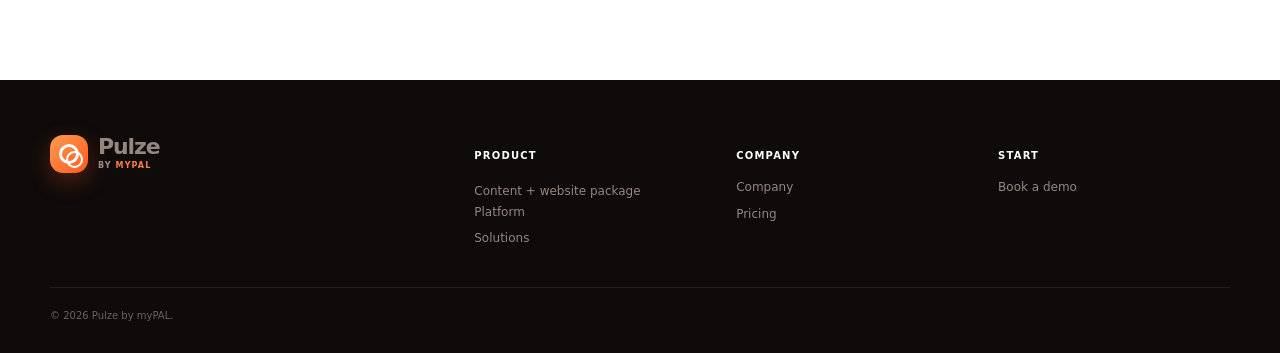
<file: customers.html>
<!doctype html><html lang="en"><head><meta charset="utf-8"><meta name="viewport" content="width=device-width,initial-scale=1"><title>Pulze Customers — Real Campaign Operations, Real Results</title><link rel="stylesheet" href="assets/site.css"><link rel="stylesheet" href="assets/site-mobile.css"></head><body>
<header class="topnav"><div class="wrap navin"><a class="brand" href="index.html"><span class="mark"></span><span class="brandtype"><strong>Pulze</strong><small>by <b>myPAL</b></small></span></a><nav class="links"><a href="platform.html">Platform</a><a href="solutions.html">Solutions</a><a class="active" href="customers.html">Customers</a><a href="pricing.html">Pricing</a><a href="company.html">Company</a></nav><div class="actions"><button class="btn ghost" data-demo>Sign in</button><button class="btn primary" data-demo>Book a demo</button></div><button class="mobile" data-mobile>☰</button></div></header>
<main><section class="pagehero"><div class="wrap hero-grid"><div><span class="eyebrow"><i></i> Customer evidence</span><h1>See what changes when campaigns stop being manual.</h1><p class="lead">Real teams use Pulze to coordinate communication, launch faster, reduce operational friction, and reach the right audience at the right time.</p><button class="btn primary" data-demo>See your workflow in Pulze →</button></div><div class="hero-card"><div class="hero-card-head"><b>Evidence from live operations</b><span class="live">● Customer proof</span></div><div class="mini-kpis"><div class="mini-kpi"><span>Relationships</span><b>14+</b></div><div class="mini-kpi"><span>Campaign channels</span><b>8</b></div><div class="mini-kpi"><span>Playbooks</span><b>18</b></div></div><p style="font-size:24px;line-height:1.35">“The platform handles engagement so our team can focus on the work only we can do.”</p></div></div></section>
<section class="section"><div class="wrap"><div class="story"><img src="assets/customer-vasanth.png" alt="Vasanth Mundhe of Munde Banni Podcast"><div><span class="pill">Media & community</span><h2 style="font-size:48px;line-height:1;letter-spacing:-.055em">Munde Banni turns every content moment into a coordinated campaign.</h2><p class="quote">“Pulze transformed how we <em>reach our audience.</em> Episode launches, newsletters, webinars, and meetups now run effortlessly.”</p><b>Vasanth Mundhe</b><p>Founder · Munde Banni Podcast</p><div class="grid3"><div class="card"><b>Episode launches</b><p>Contextual announcements and clear listening CTAs.</p></div><div class="card"><b>Events</b><p>Webinar and meetup registration workflows.</p></div><div class="card"><b>AI optimization</b><p>Content tests and high-performing variations.</p></div></div></div></div></div></section>
<section class="section alt"><div class="wrap"><div class="story"><img src="assets/customer-prashanth.png" alt="Dr. Prashanth R Reddy of Sakra World Hospital"><div><span class="pill">Healthcare</span><h2 style="font-size:48px;line-height:1;letter-spacing:-.055em">Sakra simplifies high-trust patient communication.</h2><p class="quote">“Everything reaches <em>the right audience at the right time,</em> so our team can focus on what truly matters—patient care.”</p><b>Dr. Prashanth R Reddy</b><p>Senior Consultant & Surgeon · ENT · Sakra World Hospital</p><div class="grid3"><div class="card"><b>Health campaigns</b><p>Relevant educational communication.</p></div><div class="card"><b>Patient reminders</b><p>Timely appointments and follow-ups.</p></div><div class="card"><b>Events</b><p>Webinars and engagement programs.</p></div></div></div></div></div></section>
<section class="section"><div class="wrap"><div class="center"><span class="eyebrow"><i></i> Partner ecosystem</span><h2>Trusted relationships across sectors.</h2></div><div style="display:grid;grid-template-columns:repeat(3,1fr);gap:40px;align-items:center"><img src="assets/logo-bgs-official.png" alt="BGS" style="width:100%;max-height:65px;object-fit:contain"><img src="assets/logo-kle-official.svg" alt="KLE Society" style="width:100%;max-height:65px;object-fit:contain"><img src="assets/logo-surana-official.png" alt="Surana College" style="width:100%;max-height:65px;object-fit:contain"><img src="assets/logo-sju-official.png" alt="St Joseph's University" style="width:100%;max-height:65px;object-fit:contain"><img src="assets/partner-bendre-dharwad.png" alt="Bendre Dharwad" style="width:100%;max-height:65px;object-fit:contain"><img src="assets/logo-sakra-official.svg" alt="Sakra World Hospital" style="width:100%;max-height:65px;object-fit:contain"></div></div></section></main>
<div class="cta"><div class="wrap ctabox"><h2>Build your Pulze success story.</h2><button class="btn ghost" data-demo>Start the conversation →</button></div></div><footer class="footer"><div class="wrap"><div class="footgrid"><div><a class="brand" href="index.html"><span class="mark"></span><span class="brandtype"><strong>Pulze</strong><small>by <b>myPAL</b></small></span></a></div><div><h4>Product</h4><a href="content-package.html">Content + website package</a><div class="footlinks"><a href="platform.html">Platform</a><a href="solutions.html">Solutions</a></div></div><div><h4>Company</h4><div class="footlinks"><a href="company.html">Company</a><a href="pricing.html">Pricing</a></div></div><div><h4>Start</h4><div class="footlinks"><a href="#" data-demo>Book a demo</a></div></div></div><div class="copyright">© 2026 Pulze by myPAL.</div></div></footer><div class="modalback" id="modalBack"><div class="modal" id="modalBox"></div></div><script src="assets/site.js"></script></body></html>
</file>
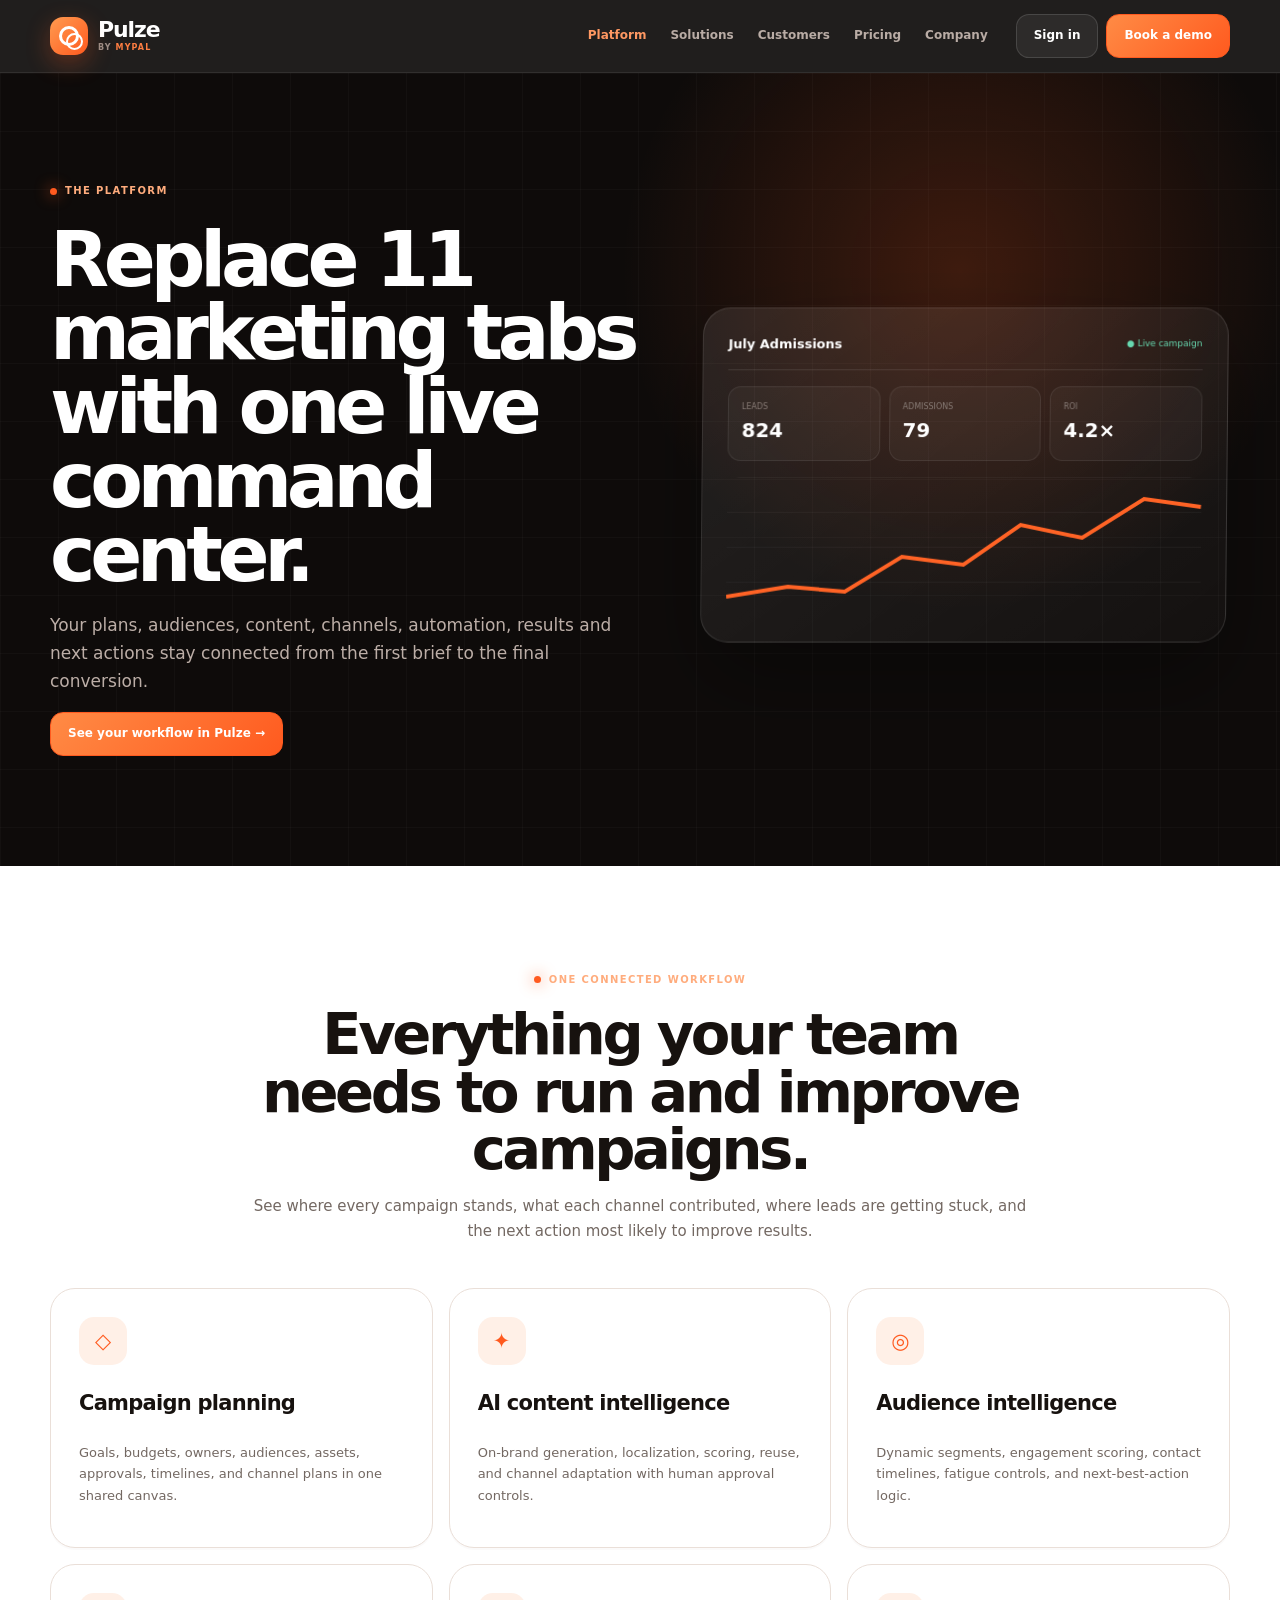
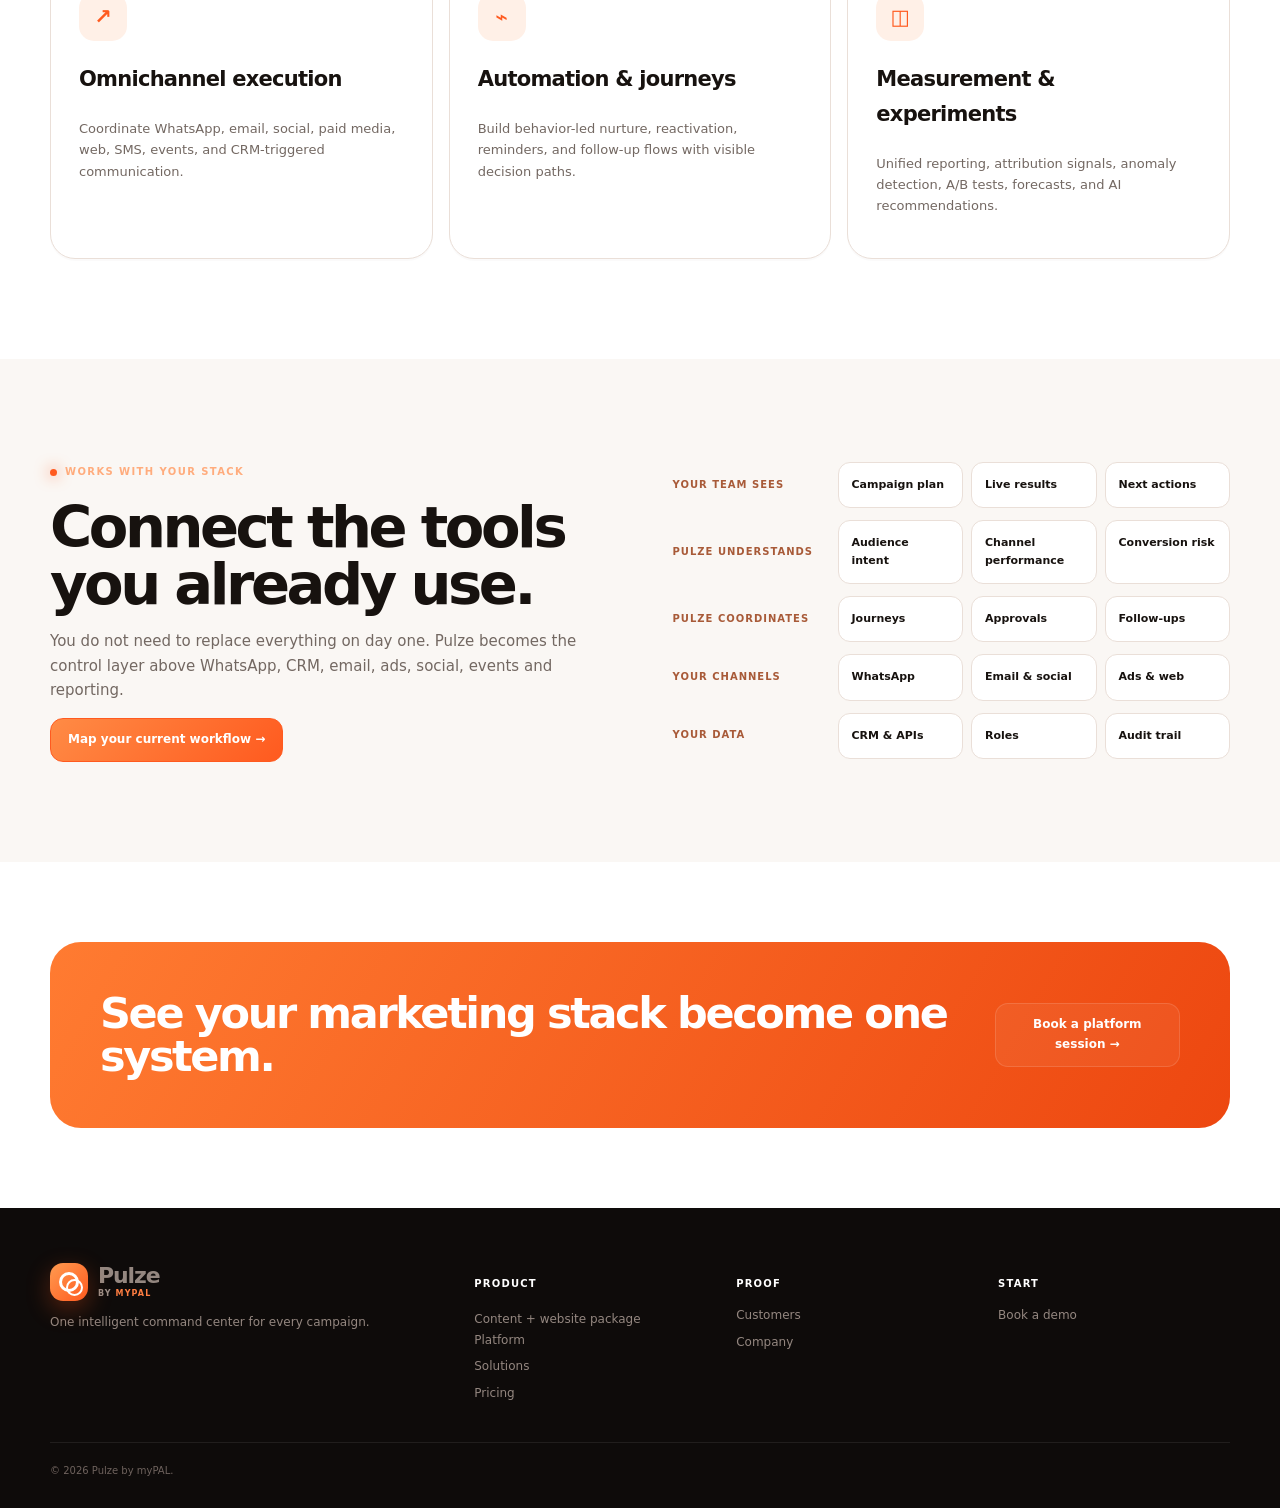
<file: platform.html>
<!doctype html><html lang="en"><head><meta charset="utf-8"><meta name="viewport" content="width=device-width,initial-scale=1"><title>Pulze Platform — Omnichannel Campaign Operating System</title><link rel="stylesheet" href="assets/site.css"><link rel="stylesheet" href="assets/site-mobile.css"></head><body>
<header class="topnav"><div class="wrap navin"><a class="brand" href="index.html"><span class="mark"></span><span class="brandtype"><strong>Pulze</strong><small>by <b>myPAL</b></small></span></a><nav class="links"><a class="active" href="platform.html">Platform</a><a href="solutions.html">Solutions</a><a href="customers.html">Customers</a><a href="pricing.html">Pricing</a><a href="company.html">Company</a></nav><div class="actions"><button class="btn ghost" data-demo>Sign in</button><button class="btn primary" data-demo>Book a demo</button></div><button class="mobile" data-mobile>☰</button></div></header>
<main><section class="pagehero"><div class="wrap hero-grid"><div><span class="eyebrow"><i></i> The platform</span><h1>Replace 11 marketing tabs with one live command center.</h1><p class="lead">Your plans, audiences, content, channels, automation, results and next actions stay connected from the first brief to the final conversion.</p><p><button class="btn primary" data-demo>See your workflow in Pulze →</button></p></div><div class="hero-card"><div class="hero-card-head"><b>July Admissions</b><span class="live">● Live campaign</span></div><div class="mini-kpis"><div class="mini-kpi"><span>Leads</span><b>824</b></div><div class="mini-kpi"><span>Admissions</span><b>79</b></div><div class="mini-kpi"><span>ROI</span><b>4.2×</b></div></div><div class="mini-chart"><svg viewBox="0 0 500 140" preserveAspectRatio="none"><polyline points="0,120 65,110 125,115 185,80 250,88 310,48 375,61 440,22 500,30" fill="none" stroke="#ff6325" stroke-width="4"/></svg></div></div></div></section>
<section class="section"><div class="wrap"><div class="center"><span class="eyebrow"><i></i> One connected workflow</span><h2>Everything your team needs to run and improve campaigns.</h2><p>See where every campaign stands, what each channel contributed, where leads are getting stuck, and the next action most likely to improve results.</p></div><div class="grid3">
<article class="card"><div class="icon">◇</div><h3>Campaign planning</h3><p>Goals, budgets, owners, audiences, assets, approvals, timelines, and channel plans in one shared canvas.</p></article><article class="card"><div class="icon">✦</div><h3>AI content intelligence</h3><p>On-brand generation, localization, scoring, reuse, and channel adaptation with human approval controls.</p></article><article class="card"><div class="icon">◎</div><h3>Audience intelligence</h3><p>Dynamic segments, engagement scoring, contact timelines, fatigue controls, and next-best-action logic.</p></article><article class="card"><div class="icon">↗</div><h3>Omnichannel execution</h3><p>Coordinate WhatsApp, email, social, paid media, web, SMS, events, and CRM-triggered communication.</p></article><article class="card"><div class="icon">⌁</div><h3>Automation & journeys</h3><p>Build behavior-led nurture, reactivation, reminders, and follow-up flows with visible decision paths.</p></article><article class="card"><div class="icon">◫</div><h3>Measurement & experiments</h3><p>Unified reporting, attribution signals, anomaly detection, A/B tests, forecasts, and AI recommendations.</p></article>
</div></div></section>
<section class="section alt"><div class="wrap split"><div><span class="eyebrow"><i></i> Works with your stack</span><h2>Connect the tools you already use.</h2><p>You do not need to replace everything on day one. Pulze becomes the control layer above WhatsApp, CRM, email, ads, social, events and reporting.</p><button class="btn primary" data-demo>Map your current workflow →</button></div><div class="architecture"><div class="arch-row"><span class="arch-label">Your team sees</span><div class="arch-cells"><span class="arch-cell">Campaign plan</span><span class="arch-cell">Live results</span><span class="arch-cell">Next actions</span></div></div><div class="arch-row"><span class="arch-label">Pulze understands</span><div class="arch-cells"><span class="arch-cell">Audience intent</span><span class="arch-cell">Channel performance</span><span class="arch-cell">Conversion risk</span></div></div><div class="arch-row"><span class="arch-label">Pulze coordinates</span><div class="arch-cells"><span class="arch-cell">Journeys</span><span class="arch-cell">Approvals</span><span class="arch-cell">Follow-ups</span></div></div><div class="arch-row"><span class="arch-label">Your channels</span><div class="arch-cells"><span class="arch-cell">WhatsApp</span><span class="arch-cell">Email & social</span><span class="arch-cell">Ads & web</span></div></div><div class="arch-row"><span class="arch-label">Your data</span><div class="arch-cells"><span class="arch-cell">CRM & APIs</span><span class="arch-cell">Roles</span><span class="arch-cell">Audit trail</span></div></div></div></div></section>
</main><div class="cta"><div class="wrap ctabox"><h2>See your marketing stack become one system.</h2><button class="btn ghost" data-demo>Book a platform session →</button></div></div><footer class="footer"><div class="wrap"><div class="footgrid"><div><a class="brand" href="index.html"><span class="mark"></span><span class="brandtype"><strong>Pulze</strong><small>by <b>myPAL</b></small></span></a><p>One intelligent command center for every campaign.</p></div><div><h4>Product</h4><a href="content-package.html">Content + website package</a><div class="footlinks"><a href="platform.html">Platform</a><a href="solutions.html">Solutions</a><a href="pricing.html">Pricing</a></div></div><div><h4>Proof</h4><div class="footlinks"><a href="customers.html">Customers</a><a href="company.html">Company</a></div></div><div><h4>Start</h4><div class="footlinks"><a href="#" data-demo>Book a demo</a></div></div></div><div class="copyright">© 2026 Pulze by myPAL.</div></div></footer><div class="modalback" id="modalBack"><div class="modal" id="modalBox"></div></div><script src="assets/site.js"></script></body></html>
</file>
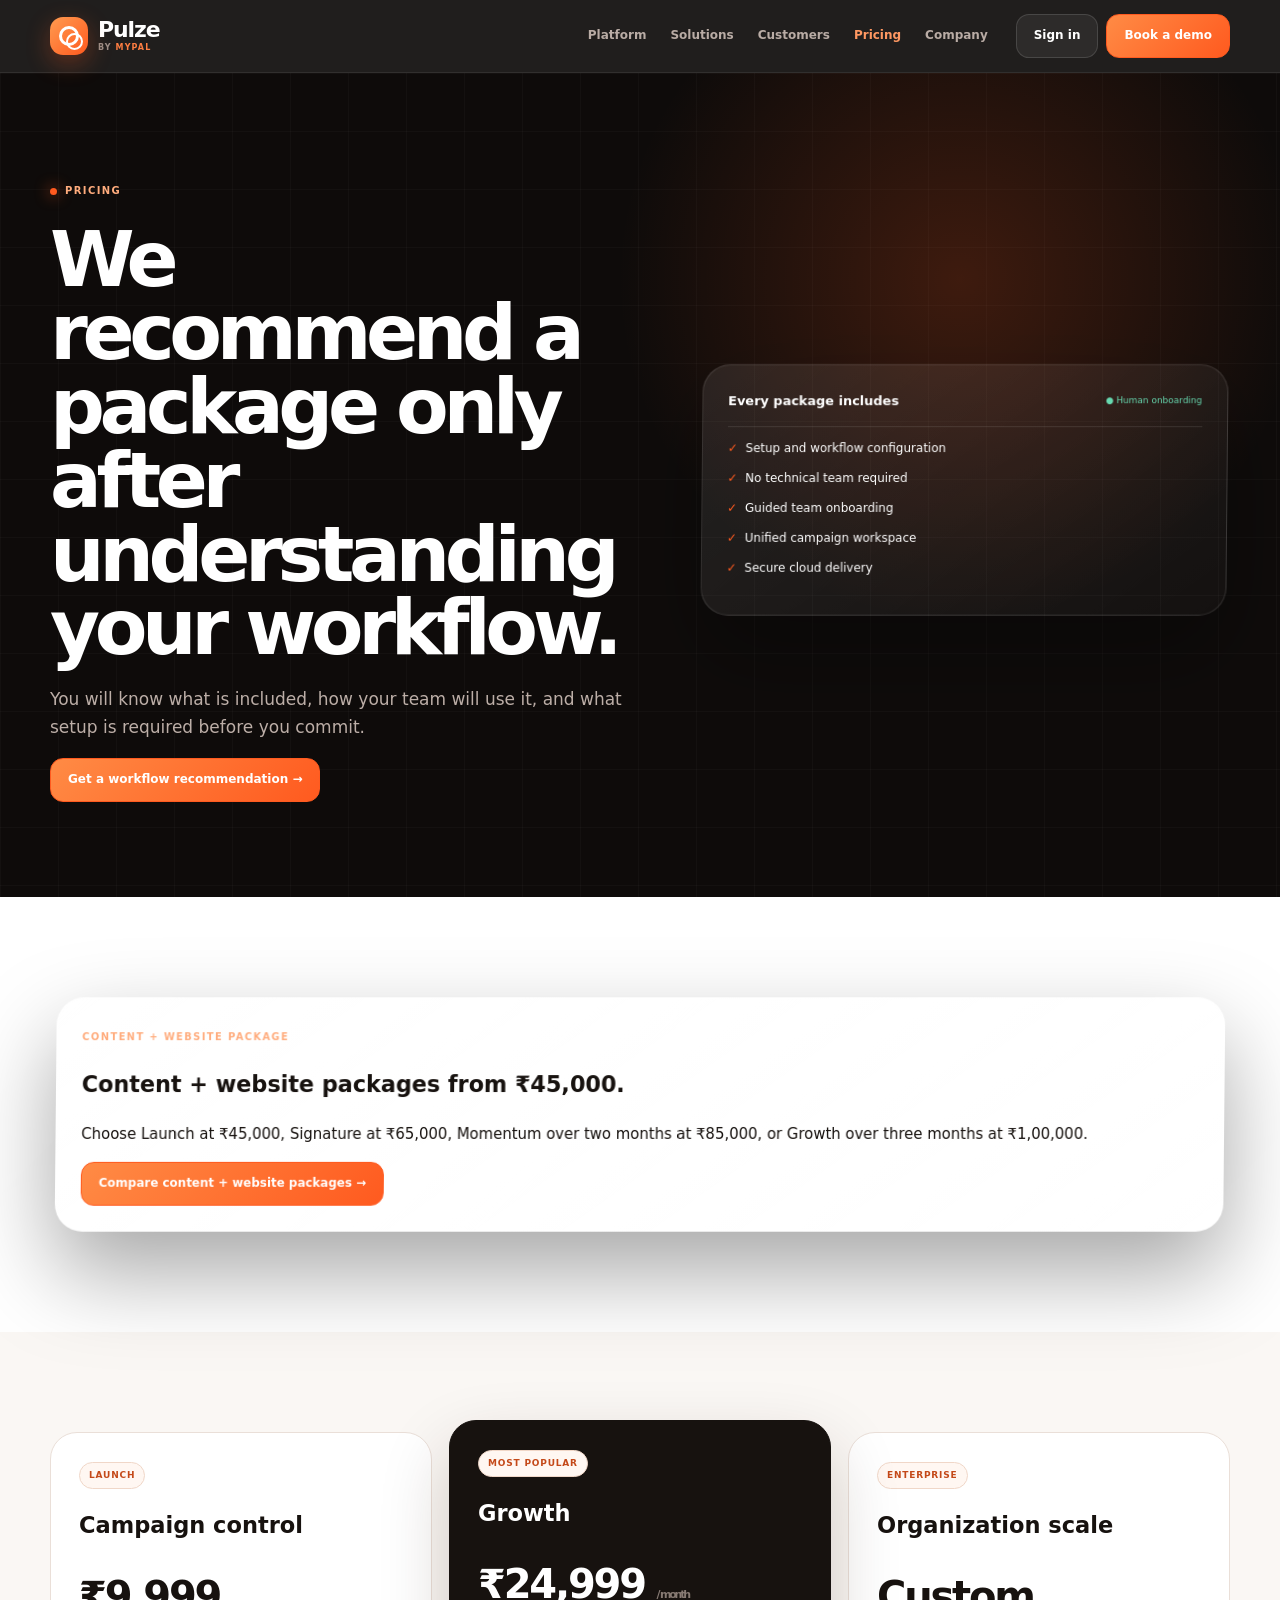
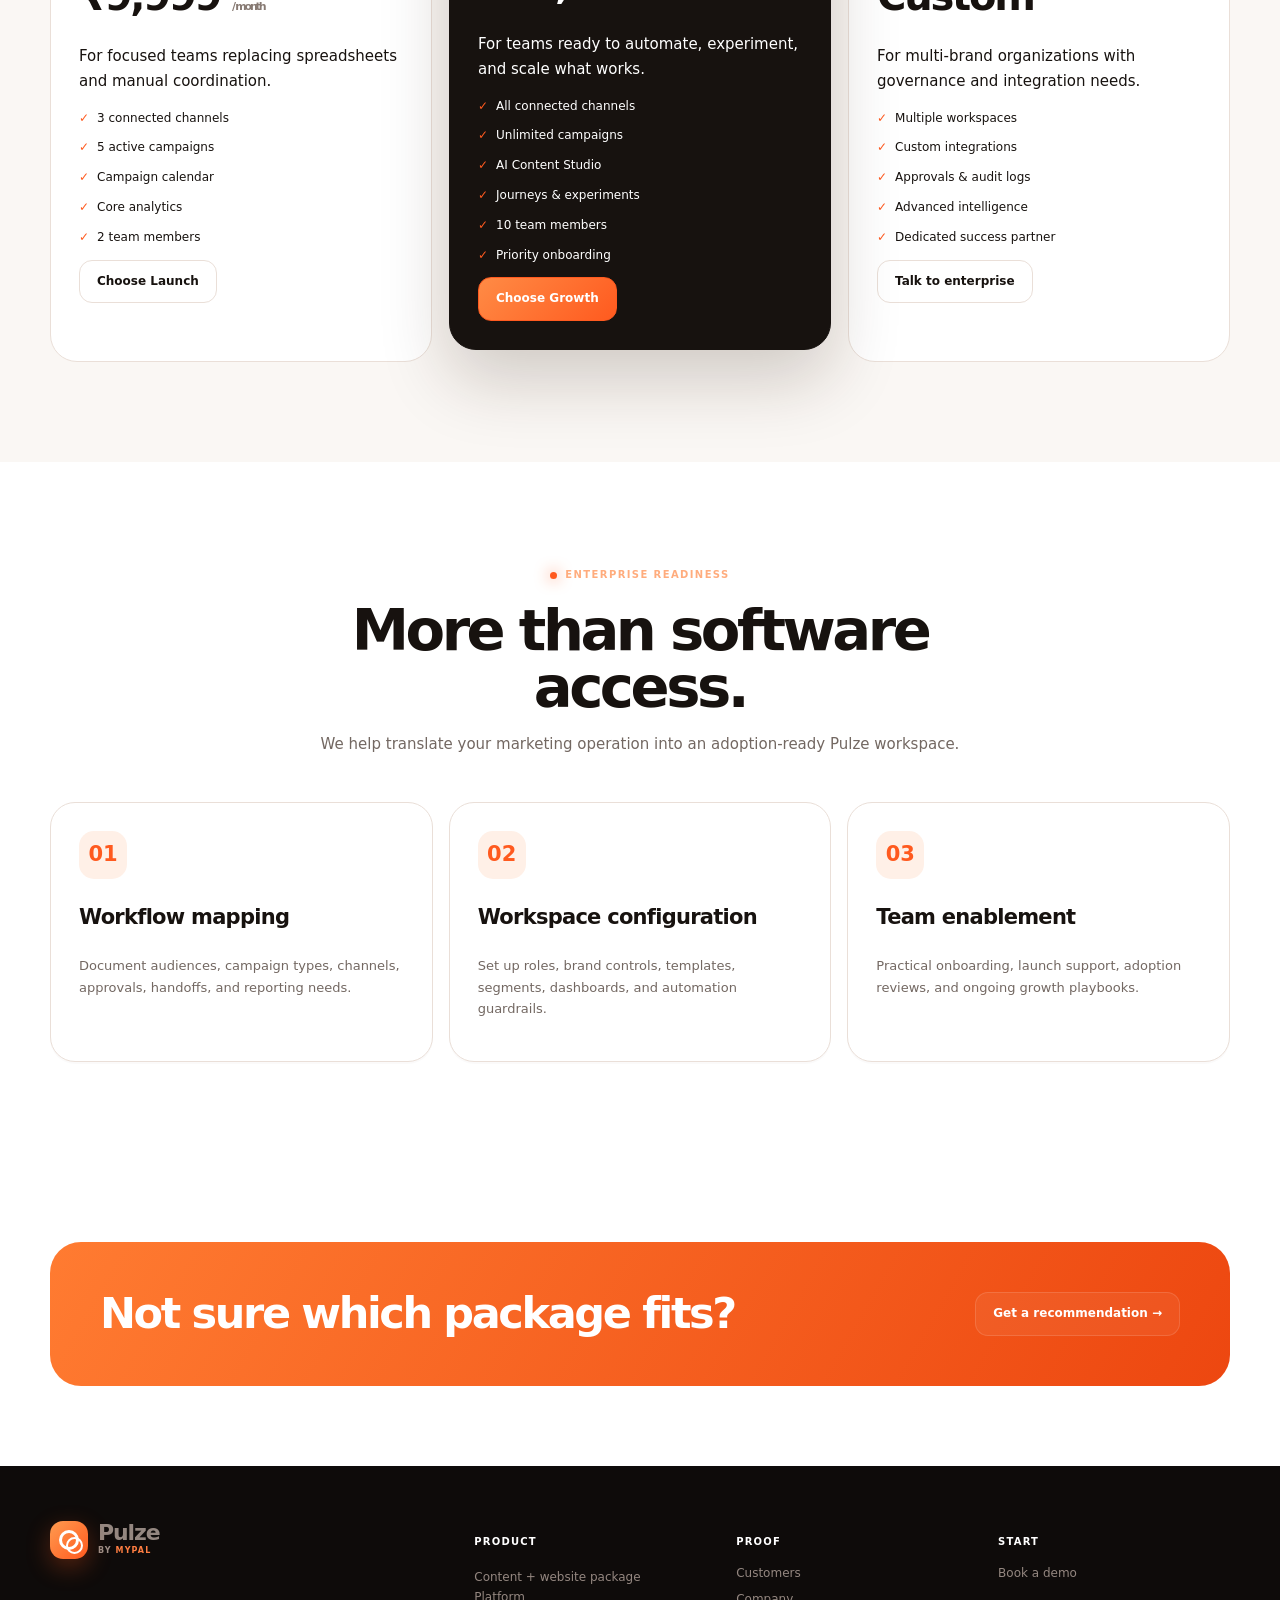
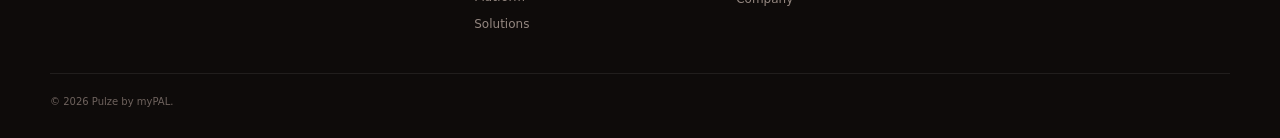
<file: pricing.html>
<!doctype html><html lang="en"><head><meta charset="utf-8"><meta name="viewport" content="width=device-width,initial-scale=1"><title>Pulze Pricing — Packages for Growing Marketing Teams</title><link rel="stylesheet" href="assets/site.css"><link rel="stylesheet" href="assets/site-mobile.css"></head><body>
<header class="topnav"><div class="wrap navin"><a class="brand" href="index.html"><span class="mark"></span><span class="brandtype"><strong>Pulze</strong><small>by <b>myPAL</b></small></span></a><nav class="links"><a href="platform.html">Platform</a><a href="solutions.html">Solutions</a><a href="customers.html">Customers</a><a class="active" href="pricing.html">Pricing</a><a href="company.html">Company</a></nav><div class="actions"><button class="btn ghost" data-demo>Sign in</button><button class="btn primary" data-demo>Book a demo</button></div><button class="mobile" data-mobile>☰</button></div></header>
<main><section class="pagehero"><div class="wrap hero-grid"><div><span class="eyebrow"><i></i> Pricing</span><h1>We recommend a package only after understanding your workflow.</h1><p class="lead">You will know what is included, how your team will use it, and what setup is required before you commit.</p><button class="btn primary" data-demo>Get a workflow recommendation →</button></div><div class="hero-card"><div class="hero-card-head"><b>Every package includes</b><span class="live">● Human onboarding</span></div><ul class="checks"><li>Setup and workflow configuration</li><li>No technical team required</li><li>Guided team onboarding</li><li>Unified campaign workspace</li><li>Secure cloud delivery</li></ul></div></div></section>
<section class="section"><div class="wrap"><article class="hero-card"><span class="eyebrow">Content + website package</span><h2>Content + website packages from ₹45,000.</h2><p>Choose Launch at ₹45,000, Signature at ₹65,000, Momentum over two months at ₹85,000, or Growth over three months at ₹1,00,000.</p><a class="btn primary" href="content-package.html">Compare content + website packages →</a></article></div></section><section class="section alt"><div class="wrap"><div class="pricing"><article class="pricecard"><span class="pill">Launch</span><h2>Campaign control</h2><div class="price">₹9,999 <small>/ month</small></div><p>For focused teams replacing spreadsheets and manual coordination.</p><ul class="checks"><li>3 connected channels</li><li>5 active campaigns</li><li>Campaign calendar</li><li>Core analytics</li><li>2 team members</li></ul><button class="btn" data-demo>Choose Launch</button></article><article class="pricecard featured"><span class="pill">Most popular</span><h2>Growth</h2><div class="price">₹24,999 <small>/ month</small></div><p>For teams ready to automate, experiment, and scale what works.</p><ul class="checks"><li>All connected channels</li><li>Unlimited campaigns</li><li>AI Content Studio</li><li>Journeys & experiments</li><li>10 team members</li><li>Priority onboarding</li></ul><button class="btn primary" data-demo>Choose Growth</button></article><article class="pricecard"><span class="pill">Enterprise</span><h2>Organization scale</h2><div class="price">Custom</div><p>For multi-brand organizations with governance and integration needs.</p><ul class="checks"><li>Multiple workspaces</li><li>Custom integrations</li><li>Approvals & audit logs</li><li>Advanced intelligence</li><li>Dedicated success partner</li></ul><button class="btn" data-demo>Talk to enterprise</button></article></div></div></section>
<section class="section"><div class="wrap"><div class="center"><span class="eyebrow"><i></i> Enterprise readiness</span><h2>More than software access.</h2><p>We help translate your marketing operation into an adoption-ready Pulze workspace.</p></div><div class="grid3"><article class="card"><div class="icon">01</div><h3>Workflow mapping</h3><p>Document audiences, campaign types, channels, approvals, handoffs, and reporting needs.</p></article><article class="card"><div class="icon">02</div><h3>Workspace configuration</h3><p>Set up roles, brand controls, templates, segments, dashboards, and automation guardrails.</p></article><article class="card"><div class="icon">03</div><h3>Team enablement</h3><p>Practical onboarding, launch support, adoption reviews, and ongoing growth playbooks.</p></article></div></div></section></main>
<div class="cta"><div class="wrap ctabox"><h2>Not sure which package fits?</h2><button class="btn ghost" data-demo>Get a recommendation →</button></div></div><footer class="footer"><div class="wrap"><div class="footgrid"><div><a class="brand" href="index.html"><span class="mark"></span><span class="brandtype"><strong>Pulze</strong><small>by <b>myPAL</b></small></span></a></div><div><h4>Product</h4><a href="content-package.html">Content + website package</a><div class="footlinks"><a href="platform.html">Platform</a><a href="solutions.html">Solutions</a></div></div><div><h4>Proof</h4><div class="footlinks"><a href="customers.html">Customers</a><a href="company.html">Company</a></div></div><div><h4>Start</h4><div class="footlinks"><a href="#" data-demo>Book a demo</a></div></div></div><div class="copyright">© 2026 Pulze by myPAL.</div></div></footer><div class="modalback" id="modalBack"><div class="modal" id="modalBox"></div></div><script src="assets/site.js"></script></body></html>
</file>
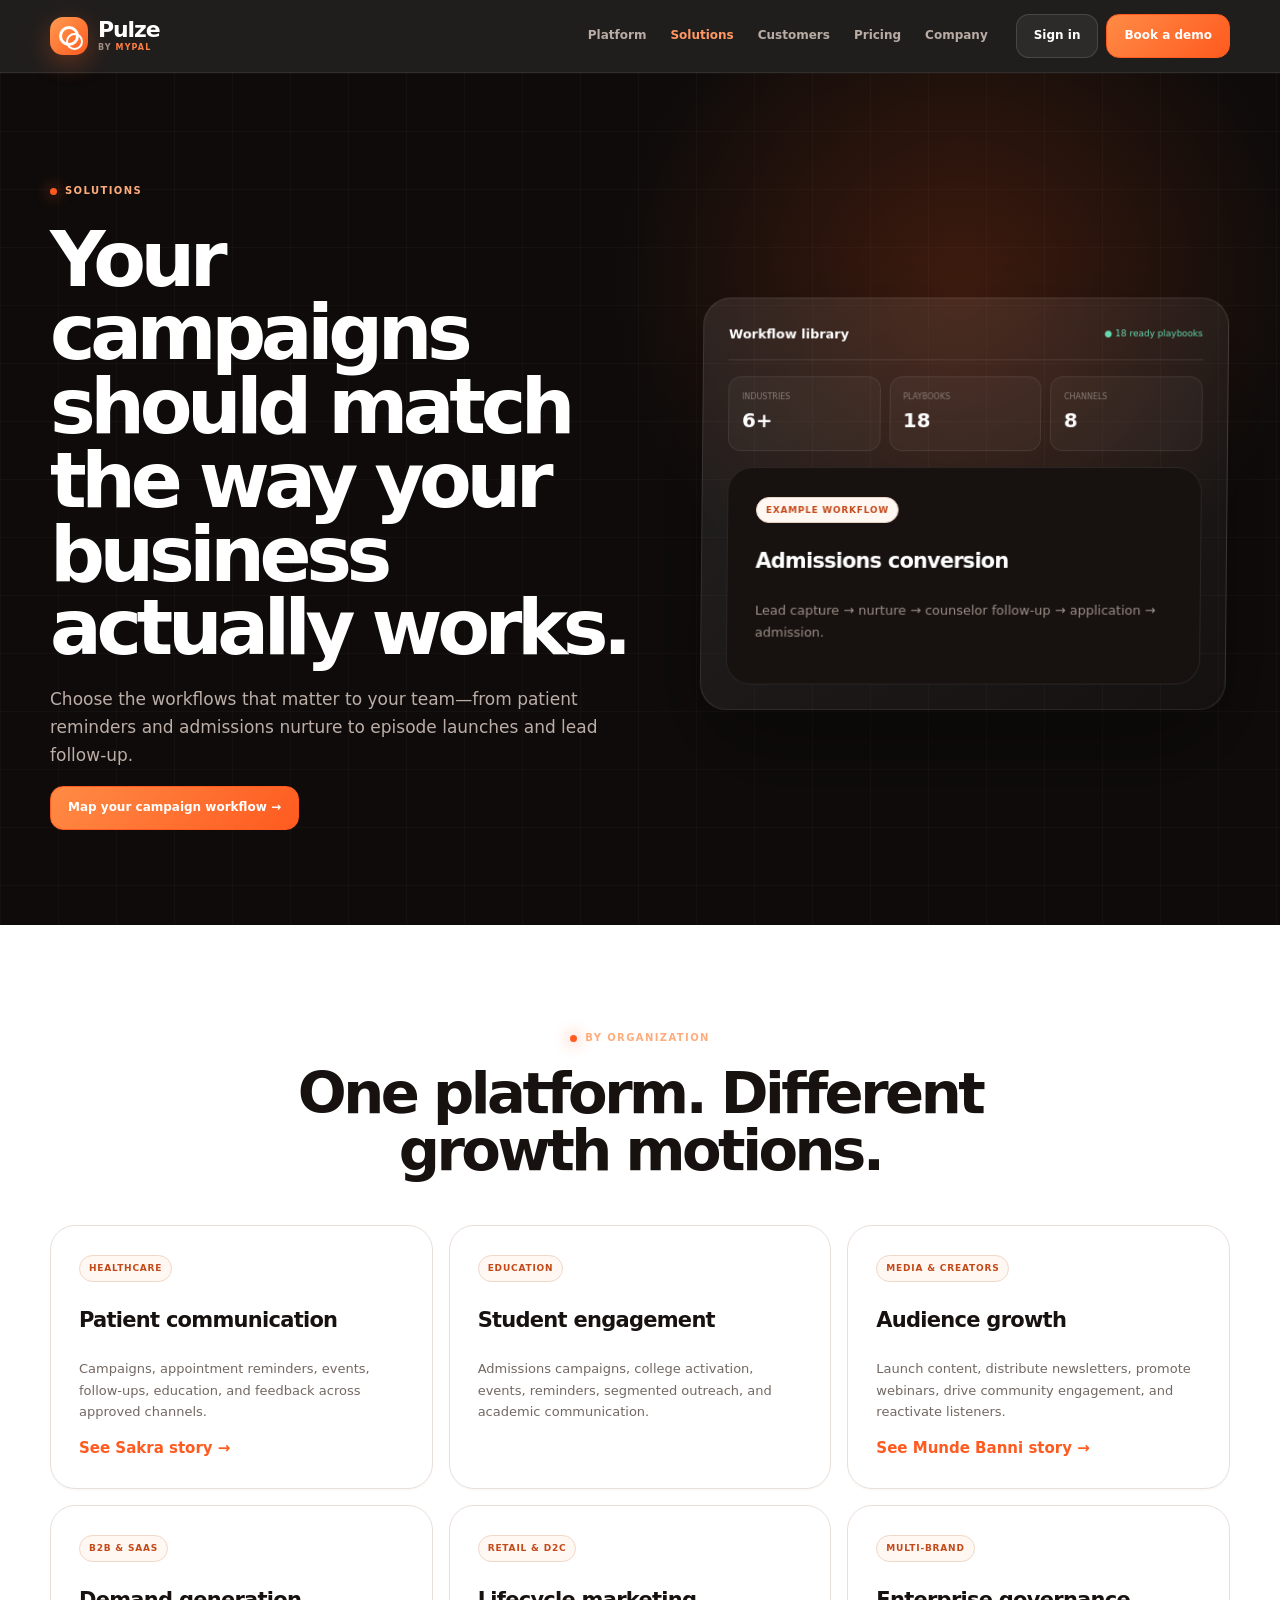
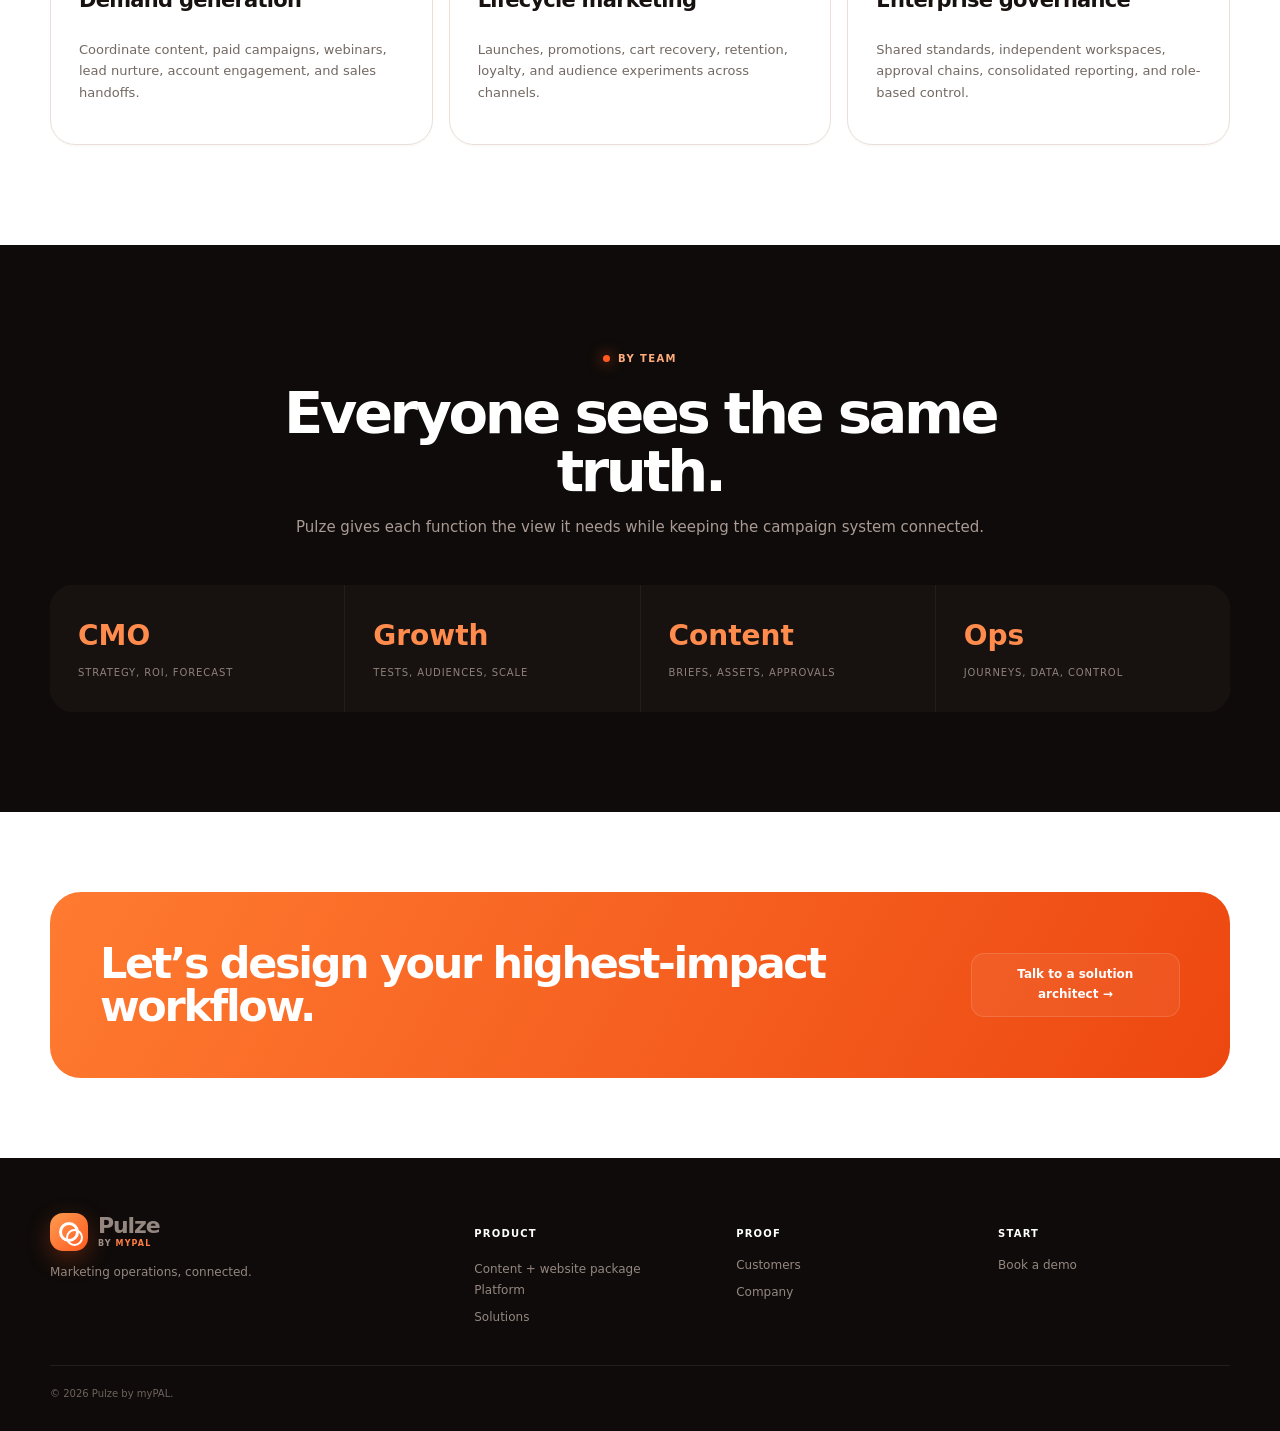
<file: solutions.html>
<!doctype html><html lang="en"><head><meta charset="utf-8"><meta name="viewport" content="width=device-width,initial-scale=1"><title>Pulze Solutions — Marketing Workflows by Industry and Team</title><link rel="stylesheet" href="assets/site.css"><link rel="stylesheet" href="assets/site-mobile.css"></head><body>
<header class="topnav"><div class="wrap navin"><a class="brand" href="index.html"><span class="mark"></span><span class="brandtype"><strong>Pulze</strong><small>by <b>myPAL</b></small></span></a><nav class="links"><a href="platform.html">Platform</a><a class="active" href="solutions.html">Solutions</a><a href="customers.html">Customers</a><a href="pricing.html">Pricing</a><a href="company.html">Company</a></nav><div class="actions"><button class="btn ghost" data-demo>Sign in</button><button class="btn primary" data-demo>Book a demo</button></div><button class="mobile" data-mobile>☰</button></div></header>
<main><section class="pagehero"><div class="wrap hero-grid"><div><span class="eyebrow"><i></i> Solutions</span><h1>Your campaigns should match the way your business actually works.</h1><p class="lead">Choose the workflows that matter to your team—from patient reminders and admissions nurture to episode launches and lead follow-up.</p><button class="btn primary" data-demo>Map your campaign workflow →</button></div><div class="hero-card"><div class="hero-card-head"><b>Workflow library</b><span class="live">● 18 ready playbooks</span></div><div class="mini-kpis"><div class="mini-kpi"><span>Industries</span><b>6+</b></div><div class="mini-kpi"><span>Playbooks</span><b>18</b></div><div class="mini-kpi"><span>Channels</span><b>8</b></div></div><div class="card" style="background:#171210;border-color:rgba(255,255,255,.08);color:white"><span class="pill">Example workflow</span><h3>Admissions conversion</h3><p style="color:#9d8f88">Lead capture → nurture → counselor follow-up → application → admission.</p></div></div></div></section>
<section class="section"><div class="wrap"><div class="center"><span class="eyebrow"><i></i> By organization</span><h2>One platform. Different growth motions.</h2></div><div class="grid3"><article class="card"><span class="pill">Healthcare</span><h3>Patient communication</h3><p>Campaigns, appointment reminders, events, follow-ups, education, and feedback across approved channels.</p><a href="customers.html" style="color:var(--orange);font-weight:850">See Sakra story →</a></article><article class="card"><span class="pill">Education</span><h3>Student engagement</h3><p>Admissions campaigns, college activation, events, reminders, segmented outreach, and academic communication.</p></article><article class="card"><span class="pill">Media & creators</span><h3>Audience growth</h3><p>Launch content, distribute newsletters, promote webinars, drive community engagement, and reactivate listeners.</p><a href="customers.html" style="color:var(--orange);font-weight:850">See Munde Banni story →</a></article><article class="card"><span class="pill">B2B & SaaS</span><h3>Demand generation</h3><p>Coordinate content, paid campaigns, webinars, lead nurture, account engagement, and sales handoffs.</p></article><article class="card"><span class="pill">Retail & D2C</span><h3>Lifecycle marketing</h3><p>Launches, promotions, cart recovery, retention, loyalty, and audience experiments across channels.</p></article><article class="card"><span class="pill">Multi-brand</span><h3>Enterprise governance</h3><p>Shared standards, independent workspaces, approval chains, consolidated reporting, and role-based control.</p></article></div></div></section>
<section class="darksection"><div class="wrap"><div class="center"><span class="eyebrow"><i></i> By team</span><h2>Everyone sees the same truth.</h2><p>Pulze gives each function the view it needs while keeping the campaign system connected.</p></div><div class="trustbar"><div class="trustitem"><b>CMO</b><span>Strategy, ROI, forecast</span></div><div class="trustitem"><b>Growth</b><span>Tests, audiences, scale</span></div><div class="trustitem"><b>Content</b><span>Briefs, assets, approvals</span></div><div class="trustitem"><b>Ops</b><span>Journeys, data, control</span></div></div></div></section></main>
<div class="cta"><div class="wrap ctabox"><h2>Let’s design your highest-impact workflow.</h2><button class="btn ghost" data-demo>Talk to a solution architect →</button></div></div><footer class="footer"><div class="wrap"><div class="footgrid"><div><a class="brand" href="index.html"><span class="mark"></span><span class="brandtype"><strong>Pulze</strong><small>by <b>myPAL</b></small></span></a><p>Marketing operations, connected.</p></div><div><h4>Product</h4><a href="content-package.html">Content + website package</a><div class="footlinks"><a href="platform.html">Platform</a><a href="solutions.html">Solutions</a></div></div><div><h4>Proof</h4><div class="footlinks"><a href="customers.html">Customers</a><a href="company.html">Company</a></div></div><div><h4>Start</h4><div class="footlinks"><a href="#" data-demo>Book a demo</a></div></div></div><div class="copyright">© 2026 Pulze by myPAL.</div></div></footer><div class="modalback" id="modalBack"><div class="modal" id="modalBox"></div></div><script src="assets/site.js"></script></body></html>
</file>
<file: assets/home.css>
:root{--orange:#ff5a1f;--orange2:#ff8c4b;--dark:#0d0a09;--ink:#17120f;--muted:#716660;--paper:#faf7f4;--line:#e9ddd6;--green:#26ce94;--red:#ff6b62}*{box-sizing:border-box}html{scroll-behavior:smooth}body{margin:0;color:var(--ink);font:15px/1.6 Inter,ui-sans-serif,system-ui,-apple-system,BlinkMacSystemFont,"Segoe UI",sans-serif;background:white}button,input,select,textarea{font:inherit}button{cursor:pointer}a{color:inherit;text-decoration:none}.wrap{width:min(1200px,calc(100% - 40px));margin:auto}.nav{position:fixed;inset:16px 0 auto;z-index:60}.navin{height:65px;border:1px solid rgba(255,255,255,.1);background:rgba(14,11,10,.83);backdrop-filter:blur(22px);border-radius:18px;padding:0 10px 0 17px;display:flex;align-items:center;gap:27px;box-shadow:0 18px 60px rgba(0,0,0,.25)}.brand{display:flex;align-items:center;gap:10px;color:white}.mark{width:37px;height:37px;border-radius:13px;background:linear-gradient(135deg,#ff9c52,var(--orange));position:relative;box-shadow:0 8px 25px rgba(255,90,31,.35)}.mark:before,.mark:after{content:"";position:absolute;border:3px solid white;border-radius:50%;inset:9px}.mark:after{inset:16px 5px 5px 16px;border-width:2px}.brandtype{display:grid;line-height:.82}.brandtype strong{font-size:22px;letter-spacing:-.055em}.brandtype small{font-size:8px;letter-spacing:.14em;text-transform:uppercase;color:#9c8e87;margin-top:6px;font-weight:900}.brandtype b{color:#ff8247}.links{display:flex;gap:24px;margin-left:auto}.links a{color:#b7aaa4;font-size:12px;font-weight:800}.links a:hover{color:#ff9963}.nav-actions{display:flex;gap:8px}.btn{border:1px solid var(--line);border-radius:13px;background:white;color:var(--ink);padding:11px 17px;font-weight:850;font-size:12px;display:inline-flex;align-items:center;justify-content:center;gap:8px;transition:.2s}.btn:hover{transform:translateY(-2px);box-shadow:0 12px 28px rgba(48,24,12,.14)}.btn.primary{color:white;border-color:var(--orange);background:linear-gradient(135deg,var(--orange2),var(--orange));box-shadow:0 12px 28px rgba(255,90,31,.25)}.btn.ghost{background:rgba(255,255,255,.06);color:white;border-color:rgba(255,255,255,.14)}.btn.dark{background:var(--dark);border-color:var(--dark);color:white}.btn.large{padding:15px 22px;border-radius:15px;font-size:13px}.menu{display:none;margin-left:auto;width:42px;height:42px;border:1px solid rgba(255,255,255,.12);background:rgba(255,255,255,.06);color:white;border-radius:12px}.hero{min-height:805px;background:var(--dark);color:white;padding:135px 0 74px;position:relative;overflow:hidden}.hero-grid-bg{position:absolute;inset:0;background:radial-gradient(circle at 76% 42%,rgba(255,83,18,.25),transparent 28%),radial-gradient(circle at 10% 15%,rgba(255,103,40,.1),transparent 25%),linear-gradient(rgba(255,255,255,.026) 1px,transparent 1px),linear-gradient(90deg,rgba(255,255,255,.026) 1px,transparent 1px);background-size:auto,auto,56px 56px,56px 56px;mask-image:linear-gradient(#000 85%,transparent)}.hero-layout{position:relative;display:grid;grid-template-columns:.88fr 1.12fr;gap:28px;align-items:center}.eyebrow{display:inline-flex;align-items:center;gap:8px;color:#ffae82;font-size:10px;text-transform:uppercase;letter-spacing:.14em;font-weight:900}.eyebrow i{width:7px;height:7px;border-radius:50%;background:var(--orange);box-shadow:0 0 15px var(--orange)}.eyebrow.light{color:#be4c21}.hero h1{font-size:clamp(49px,5.6vw,76px);line-height:.94;letter-spacing:-.07em;margin:23px 0}.hero h1 em{font-style:normal;background:linear-gradient(90deg,#fff,#ff9b65 48%,#ff5a1f);-webkit-background-clip:text;background-clip:text;color:transparent}.hero-copy>p{color:#c0b4ae;font-size:17px;max-width:570px}.hero-actions{display:flex;gap:9px;flex-wrap:wrap;margin:28px 0}.buyer-fit{display:flex;flex-wrap:wrap;gap:8px;align-items:center;margin-top:27px}.buyer-fit span{color:#756a65;font-size:9px;text-transform:uppercase;letter-spacing:.12em;font-weight:900}.buyer-fit b{border:1px solid rgba(255,255,255,.1);border-radius:99px;padding:6px 9px;color:#a99d97;font-size:9px}.product-scene{height:600px;perspective:1500px;position:relative;transform-style:preserve-3d}.scene-glow{position:absolute;inset:15% 0;background:radial-gradient(circle,rgba(255,90,31,.31),rgba(255,90,31,.04) 50%,transparent 72%);filter:blur(35px)}.dashboard{position:absolute;inset:46px 20px 75px 28px;border-radius:25px;background:linear-gradient(145deg,#29211e,#12100f);border:1px solid rgba(255,255,255,.16);overflow:hidden;box-shadow:0 55px 120px rgba(0,0,0,.56),inset 0 1px rgba(255,255,255,.08);transform:rotateX(6deg) rotateY(-10deg);transform-style:preserve-3d;transition:.25s}.dashbar{height:44px;border-bottom:1px solid rgba(255,255,255,.07);display:flex;align-items:center;padding:0 14px;gap:15px;color:#786d68;font-size:7px}.dashbar .dots{letter-spacing:4px;color:#554a45}.dashbar b{margin-left:auto;color:#60d7ab;text-transform:uppercase}.dashbody{display:grid;grid-template-columns:54px 1fr;height:calc(100% - 44px)}.dashside{border-right:1px solid rgba(255,255,255,.07);padding:12px 9px;display:grid;align-content:start;gap:10px}.mini-mark{height:33px;border-radius:10px;background:linear-gradient(135deg,#ff8b45,#f94a0e);margin-bottom:5px}.dashside i{font-style:normal;height:27px;border-radius:8px;background:rgba(255,255,255,.04);display:grid;place-items:center;color:#766b66;font-size:9px}.dashside i.active{background:rgba(255,90,31,.16);color:#ff8f55}.dashmain{padding:15px;min-width:0}.campaign-head{display:flex;justify-content:space-between}.campaign-head small{font-size:6px;color:#ff8f57;font-weight:900;letter-spacing:.1em}.campaign-head h3{font-size:14px;margin:2px 0}.status{align-self:center;border:1px solid rgba(48,211,151,.25);border-radius:99px;padding:4px 7px;color:#62d7ae;background:rgba(48,211,151,.08);font-size:7px;font-weight:900}.funnel{display:grid;grid-template-columns:repeat(4,1fr);gap:7px;margin:11px 0}.funnel-card{border:1px solid rgba(255,255,255,.065);border-radius:10px;background:rgba(255,255,255,.035);padding:9px}.funnel-card span{display:block;color:#857872;font-size:6px;text-transform:uppercase}.funnel-card b{display:block;font-size:14px;margin:2px 0}.funnel-card small{font-size:6px;color:#8b7d76}.funnel-card small.up{color:#59d4a7}.funnel-card.orange{background:linear-gradient(145deg,#ff702f,#ed4510);border-color:#ff702f}.funnel-card.orange span,.funnel-card.orange small{color:#ffe1d2}.dash-lower{display:grid;grid-template-columns:1.4fr .75fr;gap:8px}.chart-panel,.channel-panel{border:1px solid rgba(255,255,255,.065);border-radius:11px;background:rgba(255,255,255,.028);padding:10px}.panel-title{display:flex;justify-content:space-between;font-size:6px;color:#857973}.panel-title b{font-size:7px;color:#e6dad5}.chart-panel svg{height:120px;width:100%;background:linear-gradient(rgba(255,255,255,.03) 1px,transparent 1px);background-size:100% 30px}.channel{display:grid;grid-template-columns:1fr auto;gap:4px;padding:7px 0;border-bottom:1px solid rgba(255,255,255,.05);font-size:6px;color:#948681}.channel:last-child{border:0}.channel b{color:#eee4df}.channel i{grid-column:1/-1;height:3px;border-radius:4px;background:linear-gradient(90deg,#ff6728 var(--w),rgba(255,255,255,.07) var(--w))}.ai-card{position:absolute;z-index:5;right:-3px;bottom:25px;width:355px;border:1px solid rgba(255,126,67,.28);border-radius:18px;background:rgba(25,19,17,.94);backdrop-filter:blur(20px);padding:15px;box-shadow:0 24px 65px rgba(0,0,0,.45);transform:translateZ(70px);animation:float 5s ease-in-out infinite}.ai-head{display:flex;gap:9px}.ai-head>span{width:31px;height:31px;border-radius:10px;background:var(--orange);display:grid;place-items:center}.ai-head b{display:block;font-size:10px}.ai-head small{font-size:7px;color:#897c76}.ai-card ul{list-style:none;padding:0;margin:11px 0 0;display:grid;gap:6px}.ai-card li{font-size:8px;color:#cbbeb8;display:flex;align-items:center;gap:7px}.ai-card li i{width:18px;height:18px;border-radius:6px;background:rgba(255,90,31,.13);color:#ff8f57;display:grid;place-items:center;font-style:normal}.data-chip{position:absolute;z-index:4;border:1px solid rgba(255,255,255,.12);border-radius:14px;background:rgba(25,19,17,.91);backdrop-filter:blur(15px);padding:10px 12px;box-shadow:0 20px 50px rgba(0,0,0,.35)}.data-chip b{display:block;font-size:16px}.data-chip span{color:#867a74;font-size:7px;text-transform:uppercase}.chip-one{top:25px;right:3px}.chip-two{bottom:55px;left:0}.trust{padding:28px 0 34px;border-bottom:1px solid #eee4de;background:white}.trust>div>p{text-align:center;color:#8c7f78;font-size:10px;text-transform:uppercase;letter-spacing:.14em;font-weight:900;margin:0 0 22px}.logo-row{display:grid;grid-template-columns:repeat(6,1fr);gap:28px;align-items:center}.logo-row img{width:100%;max-height:52px;object-fit:contain;filter:grayscale(1);opacity:.72;transition:.2s}.logo-row img:hover{filter:none;opacity:1}.trust-metrics{display:grid;grid-template-columns:repeat(4,1fr);margin-top:25px;padding-top:22px;border-top:1px solid #eee4de}.trust-metrics div{padding:0 22px;border-right:1px solid #eee4de}.trust-metrics div:last-child{border:0}.trust-metrics b{display:block;font-size:24px;letter-spacing:-.045em}.trust-metrics span{color:#887b74;font-size:9px;text-transform:uppercase;letter-spacing:.07em}.section{padding:100px 0}.split{display:grid;grid-template-columns:.8fr 1.2fr;gap:65px;align-items:center}.section h2,.center h2{font-size:clamp(39px,4.7vw,63px);line-height:1;letter-spacing:-.062em;margin:15px 0}.section-lead,.center p{color:var(--muted);font-size:16px}.center{text-align:center;max-width:790px;margin:0 auto 48px}.chaos-section{background:#faf7f4}.chaos-board{display:grid;grid-template-columns:1fr 1fr;gap:9px}.chaos-item{display:flex;gap:12px;align-items:center;padding:15px;border:1px solid #e9ddd5;border-radius:15px;background:white}.chaos-item>span{width:37px;height:37px;border-radius:11px;background:#f3ede9;display:grid;place-items:center;color:#9b8980}.chaos-item b{display:block;font-size:12px}.chaos-item small{display:block;color:#978982;font-size:9px}.chaos-question{grid-column:1/-1;background:#191310;color:white;border-radius:15px;padding:16px;text-align:center;font-weight:850}.connected-answer{margin-top:45px;border:1px solid #f1b18b;border-radius:20px;background:#fff;padding:20px 23px;display:grid;grid-template-columns:auto 1fr auto;gap:18px;align-items:center}.answer-icon{width:45px;height:45px;border-radius:14px;background:var(--orange);color:white;display:grid;place-items:center;font-weight:900}.connected-answer p{margin:0}.connected-answer a{color:#d94812;font-weight:850;font-size:12px}.walkthrough{background:white}.steps{display:grid;grid-template-columns:repeat(5,1fr);gap:12px}.step{border:1px solid var(--line);border-radius:21px;padding:17px;background:white;position:relative}.stepno{color:#d75320;font-size:9px;font-weight:900}.step h3{font-size:15px;margin:15px 0 5px}.step>p{color:var(--muted);font-size:10px}.step-ui{height:142px;margin-top:11px;border:1px solid #e9ddd6;border-radius:14px;background:#fbf8f6;padding:12px;overflow:hidden}.step-ui b{display:block;font-size:10px}.step-ui>span{font-size:7px;color:#897b74}.calendar-ui i{display:block;height:7px;border-radius:5px;background:#e6ddd8;margin-top:10px}.calendar-ui i:nth-of-type(2){width:74%;background:#ffad82}.calendar-ui i:nth-of-type(3){width:48%}.audience-ui div{display:flex;justify-content:space-between;margin-top:13px;font-size:8px}.audience-ui em{font-style:normal;color:var(--orange);font-weight:900}.launch-ui{display:grid;grid-template-columns:1fr 1fr;gap:8px}.launch-ui span{border-radius:10px;background:white;border:1px solid #e8ddd7;display:grid;place-items:center;color:#e6551c;font-size:15px}.launch-ui b{grid-column:1/-1;text-align:center}.metric-ui b{font-size:25px;color:#e85017}.metric-ui svg{width:100%;height:65px;margin-top:14px}.recommend-ui>span{width:35px;height:35px;border-radius:11px;background:#ff5a1f;color:white;display:grid;place-items:center;font-size:15px}.recommend-ui b{margin-top:10px}.recommend-ui p{font-size:9px;color:#776a64}.analyst{background:#100d0b;color:white}.analyst-layout{display:grid;grid-template-columns:.82fr 1.18fr;gap:65px;align-items:center}.analyst-copy p{color:#b8aca6;font-size:17px}.insight-stack{display:grid;grid-template-columns:1fr 1fr;gap:10px}.insight{border:1px solid rgba(255,255,255,.09);border-radius:19px;background:rgba(255,255,255,.045);padding:20px}.insight.featured{grid-column:1/-1;background:linear-gradient(120deg,rgba(255,90,31,.17),rgba(255,255,255,.035));border-color:rgba(255,110,45,.22)}.signal{font-size:7px;font-weight:900;letter-spacing:.09em}.signal.high,.signal.positive{color:#64ddb1}.signal.risk{color:#ff8179}.signal.time{color:#ffb17e}.insight b{display:block;font-size:14px;margin:8px 0}.insight p{color:#9d9089;font-size:10px}.insight small{color:#ff9b65}.proof{background:#fff}.proof-head{display:flex;align-items:end;justify-content:space-between;margin-bottom:35px}.proof-head h2{margin-bottom:0}.proof-head>a{color:#d94b15;font-size:12px;font-weight:850}.case-grid{display:grid;grid-template-columns:1fr 1fr;gap:16px}.case-card{display:grid;grid-template-columns:180px 1fr;border:1px solid var(--line);border-radius:24px;overflow:hidden;background:white;min-height:360px}.case-photo{position:relative;overflow:hidden}.case-photo img{position:absolute;width:100%;height:100%;object-fit:cover}.case-copy{padding:24px}.case-sector{color:#d84b17;font-size:8px;text-transform:uppercase;letter-spacing:.1em;font-weight:900}.case-copy h3{font-size:23px;margin:5px 0 13px}.before-after{display:grid;grid-template-columns:1fr 1fr;gap:10px}.before-after div{padding:11px;border-radius:12px;background:#f9f5f2}.before-after small{font-size:7px;color:#c14a1e;font-weight:900}.before-after p{font-size:9px;color:#71655f;margin:4px 0}.case-copy blockquote{font-size:15px;line-height:1.4;margin:15px 0;color:#2a211d;font-weight:750}.outcome{border-top:1px solid #ece1da;padding-top:12px}.outcome b{display:block;font-size:8px;text-transform:uppercase;color:#c54c1e}.outcome span{font-size:9px;color:#7f716a}.usecases{background:#faf7f4}.usecase-grid{display:grid;grid-template-columns:repeat(4,1fr);gap:13px}.usecase-grid article{border:1px solid #e9ddd6;border-radius:20px;background:white;padding:23px}.usecase-grid article>span{width:42px;height:42px;border-radius:13px;background:#fff0e7;color:#df4f16;display:grid;place-items:center;font-size:19px}.usecase-grid h3{font-size:18px}.usecase-grid ul{list-style:none;padding:0;display:grid;gap:9px;color:#6e625c;font-size:11px}.usecase-grid li:before{content:"✓";color:var(--orange);font-weight:900;margin-right:7px}.safe-pricing{background:white}.price-layout{display:grid;grid-template-columns:1fr 370px;gap:70px;align-items:center}.price-layout>div>p{color:var(--muted);font-size:16px}.safety{display:grid;grid-template-columns:1fr 1fr;gap:9px;margin:24px 0}.safety span{border:1px solid #e9ddd6;border-radius:12px;padding:10px;font-size:10px}.price-preview{background:#17120f;color:white;border-radius:25px;padding:28px;box-shadow:0 30px 70px rgba(49,27,15,.22)}.price-preview>span{color:#ff9b65;font-size:8px;text-transform:uppercase;letter-spacing:.1em;font-weight:900}.price-preview h3{font-size:22px}.price-preview>b{font-size:34px}.price-preview small{font-size:10px;color:#8e817a}.price-preview ul{padding-left:18px;color:#b2a59f;font-size:11px;line-height:2}.price-preview .btn{width:100%}.founder{background:#100d0b;color:white}.founder-layout{display:grid;grid-template-columns:300px 1fr;gap:60px;align-items:center}.founder-photo{padding:19px;position:relative}.founder-photo:before{content:"";position:absolute;inset:0;border:1px solid rgba(255,255,255,.13);border-radius:34px;transform:rotate(-5deg)}.founder-photo img{width:100%;display:block;border-radius:26px;position:relative}.founder-message{font-size:19px;color:#c5b9b3}.founder blockquote{font-size:24px;line-height:1.45;letter-spacing:-.03em;margin:23px 0;color:#f0e6e1}.founder small{display:block;color:#8c7f79}.founder-trust{display:grid;grid-template-columns:1fr 1fr;gap:8px;margin-top:25px}.founder-trust span{border:1px solid rgba(255,255,255,.09);border-radius:11px;padding:10px;color:#a99d97;font-size:9px}.final-cta{padding:70px 0;background:linear-gradient(120deg,#ff7d35,#ef4810);color:white}.final-cta .wrap{display:flex;justify-content:space-between;align-items:center;gap:30px}.final-cta span{font-size:9px;font-weight:900;letter-spacing:.12em}.final-cta h2{font-size:clamp(38px,5vw,62px);line-height:1;letter-spacing:-.06em;margin:9px 0}.final-cta p{margin:0;color:#ffe2d3}.final-cta .wrap>div:last-child{display:grid;gap:13px;text-align:center}.final-cta a{font-size:11px;font-weight:850}.footer{background:#0d0a09;color:white;padding:55px 0 28px}.footgrid{display:grid;grid-template-columns:1.7fr repeat(3,1fr);gap:30px}.footer p,.footer a{color:#8e817a;font-size:11px}.footer h4{font-size:9px;text-transform:uppercase;letter-spacing:.11em}.footgrid>div:not(:first-child){display:grid;align-content:start;gap:7px}.copyright{border-top:1px solid rgba(255,255,255,.08);margin-top:35px;padding-top:20px;color:#645a55;font-size:9px}.modalback{display:none;position:fixed;inset:0;z-index:100;background:rgba(15,8,5,.7);backdrop-filter:blur(10px);place-items:center;padding:18px}.modalback.open{display:grid}.modal{width:min(600px,100%);background:white;border-radius:25px;padding:27px}.modalhead{display:flex;justify-content:space-between}.close{width:36px;height:36px;border:1px solid var(--line);border-radius:11px;background:white}.form{display:grid;grid-template-columns:1fr 1fr;gap:11px}.field{display:grid;gap:5px}.field.full{grid-column:1/-1}.field label{font-size:9px;text-transform:uppercase;font-weight:900}.field input,.field select,.field textarea{border:1px solid var(--line);border-radius:12px;padding:12px}.field textarea{min-height:90px}.toast{position:fixed;right:20px;bottom:20px;background:#18120f;color:white;border-radius:14px;padding:13px 16px;z-index:120}@keyframes float{50%{transform:translateY(-10px)}}@media(max-width:1030px){.links{display:none}.menu{display:block}.hero-layout,.analyst-layout{grid-template-columns:1fr}.product-scene{max-width:760px;width:100%;margin:auto}.steps{grid-template-columns:repeat(3,1fr)}.usecase-grid{grid-template-columns:1fr 1fr}.logo-row{grid-template-columns:repeat(3,1fr)}}@media(max-width:760px){.wrap{width:min(100% - 28px,1200px)}.nav{top:9px}.navin{height:59px}.nav-actions{display:none}.hero{padding-top:110px}.hero h1{font-size:45px}.product-scene{height:440px;width:130%;margin-left:-15%;transform:scale(.75)}.trust-metrics,.split,.case-grid,.price-layout,.founder-layout{grid-template-columns:1fr}.trust-metrics div{border-right:0;border-bottom:1px solid #eee4de;padding:12px 0}.steps{grid-template-columns:1fr 1fr}.insight-stack{grid-template-columns:1fr}.insight.featured{grid-column:auto}.case-card{grid-template-columns:130px 1fr}.before-after{grid-template-columns:1fr}.proof-head{display:block}.proof-head>a{display:block;margin-top:12px}.founder-photo{max-width:320px;margin:auto}.final-cta .wrap{display:block}.final-cta .wrap>div:last-child{margin-top:24px}.footgrid{grid-template-columns:1fr 1fr}.footgrid>div:first-child{grid-column:1/-1}.connected-answer{grid-template-columns:auto 1fr}.connected-answer a{grid-column:1/-1}.safety{grid-template-columns:1fr}.form{grid-template-columns:1fr}.field.full{grid-column:auto}}@media(max-width:470px){.hero h1{font-size:40px}.hero-actions .btn{width:100%}.product-scene{height:360px;width:158%;margin-left:-29%;transform:scale(.61)}.logo-row{grid-template-columns:1fr 1fr}.steps,.usecase-grid{grid-template-columns:1fr}.case-card{grid-template-columns:1fr}.case-photo{height:220px}.founder-trust{grid-template-columns:1fr}}@media(prefers-reduced-motion:reduce){*,*:before,*:after{animation:none!important;transition:none!important}}
</file>
<file: assets/home-overrides.css>
.hero-trust-inline{display:flex;align-items:center;gap:8px;margin-top:17px;color:#827670;font-size:8px;text-transform:uppercase;letter-spacing:.06em}
.hero-trust-inline strong{color:#ff9b66;font-size:12px}
.hero-trust-inline i{width:3px;height:3px;border-radius:50%;background:#514944}
@media(max-width:470px){.hero-trust-inline{flex-wrap:wrap}}
.proof{background:linear-gradient(180deg,#fff,#fcfaf8)}
.case-grid{gap:20px}
.case-card{grid-template-columns:200px 1fr;min-height:430px;border-color:#e6d8cf;box-shadow:0 20px 55px rgba(60,31,15,.08);transition:transform .25s ease,box-shadow .25s ease}
.case-card:hover{transform:translateY(-5px);box-shadow:0 28px 70px rgba(60,31,15,.12)}
.case-photo:after{content:"";position:absolute;inset:0;background:linear-gradient(0deg,rgba(14,10,8,.8),transparent 45%)}
.case-photo img{object-position:52% center;transition:transform .5s ease}
.case-card:hover .case-photo img{transform:scale(1.035)}
.photo-label{position:absolute;z-index:2;left:15px;right:15px;bottom:15px;color:white;font-size:10px;font-weight:850;letter-spacing:.02em}
.case-copy{padding:25px 25px 22px;position:relative}
.case-top{display:flex;justify-content:space-between;align-items:center;gap:10px}
.verified{color:#14845f;background:#eaf8f3;border-radius:99px;padding:4px 7px;font-size:7px;font-weight:900;text-transform:uppercase;letter-spacing:.06em}
.quote-mark{position:absolute;right:22px;top:35px;color:#f4ddd0;font:72px/.7 Georgia,serif}
.case-copy blockquote{font-size:21px;line-height:1.25;letter-spacing:-.035em;margin:18px 35px 12px 0;max-width:370px}
.case-copy blockquote em{font-style:normal;color:#e65018}
.person{padding-bottom:15px;border-bottom:1px solid #eee3dc}
.person b{display:block;font-size:11px}.person span{display:block;color:#887a73;font-size:8px;margin-top:2px}
.journey{display:grid;grid-template-columns:1fr auto 1fr;gap:9px;align-items:center;margin-top:15px}
.journey>div{background:#faf6f3;border-radius:11px;padding:10px;min-height:91px}
.journey small{color:#c24b1d;font-size:7px;font-weight:900;letter-spacing:.07em}
.journey p{color:#6f625c;font-size:8px;line-height:1.45;margin:4px 0}
.journey>i{font-style:normal;color:#e6541c;font-weight:900}
.proof-chips{display:flex;flex-wrap:wrap;gap:6px;margin-top:13px}
.proof-chips span{border:1px solid #eedfd6;background:#fff9f5;border-radius:99px;padding:5px 7px;color:#754f3f;font-size:7px;font-weight:800}
@media(max-width:900px){.case-card{grid-template-columns:170px 1fr}.journey{grid-template-columns:1fr}.journey>i{display:none}}
@media(max-width:760px){.case-card{grid-template-columns:150px 1fr}.case-copy blockquote{font-size:18px}}
@media(max-width:470px){.case-card{grid-template-columns:1fr}.case-photo{height:260px}.journey{grid-template-columns:1fr 1fr}.journey>i{display:block}.case-copy blockquote{font-size:20px}}
</file>
<file: assets/mobile.css>
@media(max-width:760px){
  body{overflow-x:hidden}
  .wrap{width:calc(100% - 28px)}
  .nav{inset:9px 0 auto}.navin{height:58px;border-radius:16px;padding:0 8px 0 13px}.mark{width:34px;height:34px}.brandtype strong{font-size:19px}.menu{display:block;min-width:42px;min-height:42px}
  .hero{min-height:0;padding:101px 0 36px}.hero-layout{display:block}.hero-copy{text-align:left}.eyebrow{font-size:8px;letter-spacing:.11em}.hero h1{font-size:clamp(39px,11.5vw,49px);line-height:.97;margin:18px 0}.hero-copy>p{font-size:15px;line-height:1.6}.hero-actions{display:grid;grid-template-columns:1fr;margin:23px 0 20px}.hero-actions .btn{width:100%;min-height:49px}.buyer-fit{gap:6px;margin-top:18px}.buyer-fit span{width:100%;margin-bottom:2px}.buyer-fit b{font-size:8px;padding:5px 8px}.hero-trust-inline{font-size:7px;line-height:1.5;gap:6px}.hero-trust-inline strong{font-size:10px}
  .product-scene{height:590px;width:100%;max-width:none;margin:28px 0 0;transform:none;perspective:none}.scene-glow{inset:8% -20%;filter:blur(28px)}.dashboard{inset:0 0 163px;border-radius:20px;transform:none!important}.dashbar{height:38px;padding:0 11px}.dashbar .dots{display:none}.dashbar span:nth-child(2){font-size:6px}.dashbody{display:block;height:calc(100% - 38px)}.dashside{display:none}.dashmain{padding:13px}.campaign-head h3{font-size:15px}.campaign-head small{font-size:6px}.funnel{grid-template-columns:1fr 1fr;gap:7px;margin:10px 0}.funnel-card{padding:9px 10px}.funnel-card span{font-size:6px}.funnel-card b{font-size:15px}.dash-lower{grid-template-columns:1fr}.chart-panel{padding:9px}.chart-panel svg{height:105px}.channel-panel{display:none}.ai-card{left:0;right:0;bottom:0;width:auto;height:146px;transform:none;border-radius:18px;padding:13px;animation:none}.ai-head>span{width:30px;height:30px}.ai-head b{font-size:10px}.ai-card ul{grid-template-columns:1fr;gap:5px}.ai-card li{font-size:8px}.data-chip{display:none}
  .trust{padding:25px 0}.trust>div>p{font-size:8px;line-height:1.5;margin-bottom:19px}.logo-row{grid-template-columns:repeat(2,1fr);gap:24px 26px;padding:0 8px}.logo-row img{max-height:45px;opacity:.82}.trust-metrics{grid-template-columns:1fr 1fr;gap:0;margin-top:24px}.trust-metrics div{padding:13px 10px;border-right:0;border-bottom:1px solid #eee4de}.trust-metrics div:nth-child(odd){border-right:1px solid #eee4de}.trust-metrics b{font-size:22px}.trust-metrics span{font-size:7px;line-height:1.45}
  .section{padding:68px 0}.section h2,.center h2{font-size:clamp(34px,10vw,45px);line-height:1.02}.section-lead,.center p{font-size:14px}.center{text-align:left;margin-bottom:30px}
  .split{display:block}.chaos-board{grid-template-columns:1fr;margin-top:28px}.chaos-question{grid-column:auto}.connected-answer{margin-top:25px;padding:16px;grid-template-columns:42px 1fr}.connected-answer p{font-size:12px}.connected-answer a{grid-column:1/-1;text-align:center;background:#fff2ea;border-radius:10px;padding:10px}
  .steps{display:flex;overflow-x:auto;scroll-snap-type:x mandatory;gap:12px;margin-right:-14px;padding:0 14px 15px 0;scrollbar-width:none}.steps::-webkit-scrollbar{display:none}.step{flex:0 0 82%;scroll-snap-align:start;min-height:300px}.step-ui{height:145px}.step h3{font-size:18px}.step>p{font-size:12px}
  .analyst-layout{display:block}.analyst-copy p{font-size:15px}.analyst-copy .btn{width:100%;margin:8px 0 28px}.insight-stack{display:grid;grid-template-columns:1fr}.insight{padding:17px}.insight b{font-size:14px}.insight p{font-size:11px}
  .proof-head{display:block}.proof-head h2{font-size:38px}.proof-head>a{display:inline-block;margin-top:12px}.case-grid{display:block}.case-card{display:grid;grid-template-columns:112px 1fr;min-height:0;margin-bottom:14px;border-radius:19px}.case-photo{height:auto;min-height:410px}.case-copy{padding:18px}.case-top{display:block}.verified{display:inline-block;margin-top:6px}.quote-mark{font-size:55px;right:13px}.case-copy blockquote{font-size:18px;margin:17px 15px 11px 0}.person{padding-bottom:12px}.journey{grid-template-columns:1fr;gap:6px}.journey>i{display:none}.journey>div{min-height:0}.proof-chips span{font-size:6px}
  .usecase-grid{grid-template-columns:1fr}.usecase-grid article{padding:20px}.usecase-grid h3{font-size:20px}.usecase-grid ul{font-size:12px}
  .price-layout{display:block}.safety{grid-template-columns:1fr}.safe-pricing .btn{width:100%}.price-preview{margin-top:30px;padding:23px}.price-preview>b{font-size:31px}
  .founder-layout{display:block}.founder-photo{max-width:250px;margin:0 auto 35px}.founder-message{font-size:16px}.founder blockquote{font-size:20px}.founder-trust{grid-template-columns:1fr 1fr}
  .final-cta{padding:55px 0}.final-cta .wrap{display:block}.final-cta h2{font-size:40px}.final-cta .wrap>div:last-child{margin-top:25px}.final-cta .btn{width:100%;min-height:49px}
  .footgrid{grid-template-columns:1fr 1fr;gap:25px 20px}.footgrid>div:first-child{grid-column:1/-1}.footer a{min-height:30px;display:flex;align-items:center}
  .modal{padding:20px;border-radius:20px}.modalhead h2{font-size:23px}.form{grid-template-columns:1fr}.field.full{grid-column:auto}.field input,.field select,.field textarea{font-size:16px;min-height:46px}
}
@media(max-width:390px){
  .hero h1{font-size:38px}.product-scene{height:560px}.dashboard{bottom:155px}.case-card{grid-template-columns:1fr}.case-photo{height:230px;min-height:0}.journey{grid-template-columns:1fr 1fr}.journey>i{display:block}.founder-trust{grid-template-columns:1fr}
}

/* Readability pass: preserve the premium composition while making mobile effortless to scan. */
@media(max-width:760px){
  body{font-size:16px;line-height:1.68}
  .brandtype strong{font-size:21px}.brandtype small{font-size:9px}
  .eyebrow{font-size:10px;line-height:1.35}.hero h1{font-size:clamp(42px,12vw,52px);line-height:1}.hero-copy>p{font-size:17px;line-height:1.65}
  .btn{font-size:14px}.btn.large{font-size:15px}.buyer-fit span{font-size:10px}.buyer-fit b{font-size:10px;padding:7px 10px}.hero-trust-inline{font-size:9px}.hero-trust-inline strong{font-size:13px}
  .dashbar span:nth-child(2),.dashbar b{font-size:8px}.campaign-head small{font-size:8px}.campaign-head h3{font-size:18px}.status{font-size:8px;padding:5px 8px}
  .funnel-card{padding:11px}.funnel-card span{font-size:8px}.funnel-card b{font-size:18px}.funnel-card small{font-size:8px}
  .panel-title{font-size:8px}.panel-title b{font-size:9px}.ai-head b{font-size:13px}.ai-head small{font-size:9px}.ai-card li{font-size:10px}.ai-card li i{width:21px;height:21px}
  .trust>div>p{font-size:10px}.trust-metrics b{font-size:25px}.trust-metrics span{font-size:9px}
  .section{padding:76px 0}.section h2,.center h2{font-size:clamp(37px,10.5vw,48px);line-height:1.06}.section-lead,.center p{font-size:16px;line-height:1.65}
  .chaos-item{padding:17px}.chaos-item b{font-size:14px}.chaos-item small{font-size:11px}.chaos-question{font-size:15px}.connected-answer p{font-size:14px}.connected-answer a{font-size:13px}
  .step{padding:20px;min-height:335px}.stepno{font-size:11px}.step h3{font-size:21px}.step>p{font-size:14px;line-height:1.55}.step-ui{height:155px}.step-ui b{font-size:13px}.step-ui>span{font-size:10px}.audience-ui div{font-size:11px}.recommend-ui p{font-size:11px}.launch-ui b{font-size:12px}
  .analyst-copy p{font-size:17px;line-height:1.65}.signal{font-size:9px}.insight b{font-size:16px}.insight p{font-size:13px}.insight small{font-size:10px}
  .proof-head>a{font-size:14px}.case-sector,.verified{font-size:9px}.case-copy blockquote{font-size:21px;line-height:1.35}.person b{font-size:14px}.person span{font-size:10px}.journey small{font-size:9px}.journey p{font-size:11px;line-height:1.55}.proof-chips span{font-size:9px;padding:6px 8px}
  .usecase-grid article{padding:23px}.usecase-grid h3{font-size:22px}.usecase-grid ul{font-size:14px;line-height:1.65}
  .price-layout>div>p{font-size:17px}.safety span{font-size:13px;padding:13px}.price-preview>span{font-size:10px}.price-preview h3{font-size:25px}.price-preview>b{font-size:35px}.price-preview ul{font-size:14px;line-height:1.9}
  .founder-message{font-size:18px}.founder blockquote{font-size:23px;line-height:1.5}.founder small{font-size:12px}.founder-trust span{font-size:11px;padding:12px}
  .final-cta span{font-size:11px}.final-cta h2{font-size:43px}.final-cta p{font-size:16px}.final-cta a{font-size:13px}
  .footer p,.footer a{font-size:13px}.footer h4{font-size:11px}.copyright{font-size:11px}
  .modalhead p{font-size:14px}.field label{font-size:11px}.field input,.field select,.field textarea{font-size:16px}.toast{left:14px;right:14px;bottom:14px;font-size:13px;text-align:center}
}
</file>
<file: assets/site.css>
:root{--orange:#ff5a1f;--orange2:#ff8b45;--ink:#17120f;--muted:#736862;--line:#eadfd8;--paper:#faf7f4;--dark:#0e0b0a;--green:#2ed19b;--r:25px}*{box-sizing:border-box}html{scroll-behavior:smooth}body{margin:0;color:var(--ink);background:white;font:15px/1.65 Inter,ui-sans-serif,system-ui,-apple-system,BlinkMacSystemFont,"Segoe UI",sans-serif}a{color:inherit;text-decoration:none}button,input,select,textarea{font:inherit}button{cursor:pointer}.wrap{width:min(1180px,calc(100% - 40px));margin:auto}.topnav{position:sticky;top:0;z-index:50;background:rgba(14,11,10,.92);backdrop-filter:blur(20px);border-bottom:1px solid rgba(255,255,255,.08)}.navin{height:72px;display:flex;align-items:center;gap:28px}.brand{display:flex;align-items:center;gap:10px;color:white}.mark{width:38px;height:38px;border-radius:13px;background:linear-gradient(135deg,#ff9b50,var(--orange));position:relative;box-shadow:0 8px 24px rgba(255,90,31,.3)}.mark:before,.mark:after{content:"";position:absolute;border:3px solid white;border-radius:50%;inset:9px}.mark:after{inset:16px 5px 5px 16px;border-width:2px}.brandtype{display:grid;line-height:.82}.brandtype strong{font-size:22px;letter-spacing:-.05em}.brandtype small{font-size:8px;letter-spacing:.14em;text-transform:uppercase;color:#9d8f88;margin-top:6px;font-weight:900}.brandtype b{color:#ff7e42}.links{display:flex;gap:24px;margin-left:auto}.links a{color:#b9aca5;font-size:12px;font-weight:800}.links a:hover,.links a.active{color:#ff9862}.actions{display:flex;gap:8px}.btn{border:1px solid var(--line);background:white;color:var(--ink);border-radius:13px;padding:11px 17px;font-weight:850;font-size:12px;display:inline-flex;align-items:center;justify-content:center;gap:8px;transition:.2s}.btn:hover{transform:translateY(-2px);box-shadow:0 12px 28px rgba(51,27,14,.12)}.btn.primary{background:linear-gradient(135deg,var(--orange2),var(--orange));border-color:var(--orange);color:white}.btn.ghost{background:rgba(255,255,255,.06);color:white;border-color:rgba(255,255,255,.13)}.mobile{display:none;margin-left:auto;width:42px;height:42px;border:1px solid rgba(255,255,255,.13);border-radius:12px;background:rgba(255,255,255,.06);color:white}.pagehero{padding:105px 0 95px;background:#0e0b0a;color:white;position:relative;overflow:hidden}.pagehero:before{content:"";position:absolute;inset:0;background:radial-gradient(circle at 75% 25%,rgba(255,90,31,.2),transparent 30%),linear-gradient(rgba(255,255,255,.025) 1px,transparent 1px),linear-gradient(90deg,rgba(255,255,255,.025) 1px,transparent 1px);background-size:auto,58px 58px,58px 58px}.hero-grid{position:relative;display:grid;grid-template-columns:1fr .9fr;gap:60px;align-items:center}.eyebrow{display:inline-flex;gap:8px;align-items:center;color:#ffac7d;font-size:10px;text-transform:uppercase;letter-spacing:.14em;font-weight:900}.eyebrow i{width:7px;height:7px;border-radius:50%;background:var(--orange);box-shadow:0 0 15px var(--orange)}h1{font-size:clamp(49px,6vw,78px);line-height:.96;letter-spacing:-.07em;margin:20px 0}.lead{font-size:17px;color:#bcaea7;max-width:650px}.hero-card{border:1px solid rgba(255,255,255,.12);border-radius:28px;background:linear-gradient(145deg,rgba(255,255,255,.09),rgba(255,255,255,.025));padding:25px;box-shadow:0 40px 90px rgba(0,0,0,.35);transform:rotateY(-8deg) rotateX(4deg);perspective:800px}.hero-card-head{display:flex;justify-content:space-between;align-items:center;border-bottom:1px solid rgba(255,255,255,.1);padding-bottom:15px}.hero-card-head b{font-size:13px}.live{color:#67d9b0;font-size:9px}.mini-kpis{display:grid;grid-template-columns:repeat(3,1fr);gap:9px;margin:16px 0}.mini-kpi{border:1px solid rgba(255,255,255,.08);border-radius:13px;padding:13px;background:rgba(255,255,255,.035)}.mini-kpi span{display:block;color:#877b75;font-size:8px;text-transform:uppercase}.mini-kpi b{font-size:20px}.mini-chart{height:140px;border-radius:14px;background:linear-gradient(rgba(255,255,255,.04) 1px,transparent 1px);background-size:100% 35px;position:relative;overflow:hidden}.mini-chart svg{width:100%;height:100%}.section{padding:100px 0}.section.alt{background:var(--paper)}.center{text-align:center;max-width:800px;margin:0 auto 45px}.center h2,.split h2{font-size:clamp(38px,4.5vw,61px);line-height:1;letter-spacing:-.06em;margin:15px 0}.center p,.split p{color:var(--muted)}.grid3{display:grid;grid-template-columns:repeat(3,1fr);gap:16px}.grid2{display:grid;grid-template-columns:repeat(2,1fr);gap:18px}.card{border:1px solid var(--line);border-radius:var(--r);background:white;padding:28px;box-shadow:0 2px 0 rgba(68,34,15,.02)}.card:hover{border-color:#f1b18d}.icon{width:48px;height:48px;border-radius:15px;background:#fff0e7;color:var(--orange);display:grid;place-items:center;font-size:21px;font-weight:900}.card h3{font-size:21px;letter-spacing:-.035em}.card p{color:var(--muted);font-size:13px}.pill{display:inline-flex;border:1px solid #f0d7c8;border-radius:99px;padding:5px 9px;color:#c44919;background:#fff7f2;font-size:9px;font-weight:900;text-transform:uppercase;letter-spacing:.09em}.split{display:grid;grid-template-columns:1fr 1fr;gap:65px;align-items:center}.architecture{display:grid;gap:12px}.arch-row{display:grid;grid-template-columns:150px 1fr;gap:15px;align-items:center}.arch-label{font-size:10px;text-transform:uppercase;letter-spacing:.1em;color:#a85a38;font-weight:900}.arch-cells{display:grid;grid-template-columns:repeat(3,1fr);gap:8px}.arch-cell{padding:13px;border:1px solid var(--line);border-radius:12px;background:white;font-size:11px;font-weight:800}.darksection{background:#0e0b0a;color:white;padding:100px 0}.darksection .center p{color:#a99b94}.trustbar{display:grid;grid-template-columns:repeat(4,1fr);gap:1px;background:rgba(255,255,255,.08);border-radius:24px;overflow:hidden}.trustitem{background:#171210;padding:28px}.trustitem b{display:block;font-size:28px;color:#ff8b4d}.trustitem span{font-size:10px;color:#8f827b;text-transform:uppercase;letter-spacing:.09em}.story{display:grid;grid-template-columns:340px 1fr;gap:50px;align-items:center}.story img{width:100%;border-radius:28px}.quote{font-size:25px;line-height:1.5;letter-spacing:-.025em}.quote em{font-style:normal;color:var(--orange)}.pricing{display:grid;grid-template-columns:repeat(3,1fr);gap:17px}.pricecard{border:1px solid var(--line);border-radius:27px;padding:28px;background:white}.pricecard.featured{background:#17120f;color:white;border-color:#17120f;transform:translateY(-12px);box-shadow:0 30px 70px rgba(44,23,11,.2)}.price{font-size:40px;font-weight:900;letter-spacing:-.055em}.price small{font-size:11px;color:#877a73}.checks{list-style:none;padding:0;display:grid;gap:10px;font-size:12px}.checks li:before{content:"✓";color:var(--orange);font-weight:900;margin-right:8px}.cta{padding:80px 0}.ctabox{border-radius:31px;padding:50px;background:linear-gradient(120deg,#ff7b31,#ed4710);color:white;display:flex;align-items:center;justify-content:space-between;gap:25px}.ctabox h2{font-size:43px;line-height:1;letter-spacing:-.055em;margin:0}.footer{background:#0e0b0a;color:white;padding:55px 0 28px}.footgrid{display:grid;grid-template-columns:1.7fr repeat(3,1fr);gap:30px}.footer p,.footer a{color:#948780;font-size:12px}.footlinks{display:grid;gap:7px}.footer h4{font-size:10px;text-transform:uppercase;letter-spacing:.12em}.copyright{border-top:1px solid rgba(255,255,255,.08);margin-top:38px;padding-top:20px;color:#6e625d;font-size:10px}.modalback{display:none;position:fixed;inset:0;z-index:100;background:rgba(15,8,5,.68);backdrop-filter:blur(9px);place-items:center;padding:18px}.modalback.open{display:grid}.modal{width:min(600px,100%);background:white;border-radius:26px;padding:27px;color:var(--ink)}.modalhead{display:flex;justify-content:space-between}.close{width:36px;height:36px;border:1px solid var(--line);border-radius:11px;background:white}.form{display:grid;grid-template-columns:1fr 1fr;gap:11px}.field{display:grid;gap:5px}.field.full{grid-column:1/-1}.field label{font-size:9px;text-transform:uppercase;letter-spacing:.08em;font-weight:900}.field input,.field select,.field textarea{border:1px solid var(--line);border-radius:12px;padding:12px}.field textarea{min-height:90px}.toast{position:fixed;right:20px;bottom:20px;background:#18120f;color:white;border-radius:14px;padding:13px 16px;z-index:120;box-shadow:0 20px 55px rgba(0,0,0,.3)}@media(max-width:900px){.links,.actions{display:none}.mobile{display:block}.hero-grid,.split,.story{grid-template-columns:1fr}.hero-card{transform:none}.grid3,.pricing{grid-template-columns:1fr 1fr}.footgrid{grid-template-columns:1fr 1fr}.trustbar{grid-template-columns:1fr 1fr}}@media(max-width:620px){.wrap{width:min(100% - 28px,1180px)}.pagehero{padding:75px 0}.grid3,.grid2,.pricing{grid-template-columns:1fr}.arch-row{grid-template-columns:1fr}.arch-cells{grid-template-columns:1fr 1fr}.ctabox{display:block;padding:32px}.ctabox .btn{margin-top:20px}.footgrid{grid-template-columns:1fr 1fr}.footgrid>div:first-child{grid-column:1/-1}.form{grid-template-columns:1fr}.field.full{grid-column:auto}}
</file>
<file: assets/site-mobile.css>
@media(max-width:900px){
  body{overflow-x:hidden}.wrap{width:calc(100% - 28px)}.topnav{position:sticky}.navin{height:62px}.brandtype strong{font-size:19px}.mobile{display:block;min-width:42px;min-height:42px}
  .pagehero{padding:72px 0 58px}.hero-grid{display:block}.pagehero h1{font-size:clamp(40px,11vw,56px);margin:18px 0}.lead{font-size:15px}.pagehero .btn{width:100%;min-height:48px}.hero-card{margin-top:35px;transform:none;padding:19px;border-radius:21px}.mini-kpis{gap:6px}.mini-kpi{padding:10px}.mini-kpi b{font-size:17px}
  .section,.darksection{padding:68px 0}.center{text-align:left;margin-bottom:30px}.center h2,.split h2{font-size:clamp(35px,10vw,47px)}.grid3,.grid2,.pricing{grid-template-columns:1fr}.card{padding:21px}.split{display:block}.split>div+div{margin-top:30px}
  .architecture{gap:10px}.arch-row{grid-template-columns:1fr}.arch-cells{grid-template-columns:1fr 1fr}.arch-cell{padding:11px}
  .trustbar{grid-template-columns:1fr 1fr}.trustitem{padding:20px}.trustitem b{font-size:23px}
  .story{display:block}.story>img{max-width:320px;margin:0 auto 28px;display:block}.story h2{font-size:38px!important}.quote{font-size:19px}.story .grid3{display:grid;grid-template-columns:1fr}
  .pricecard.featured{transform:none}.pricecard{padding:23px}.price{font-size:35px}.pricecard .btn{width:100%}
  .cta{padding:55px 0}.ctabox{display:block;padding:31px 24px;border-radius:24px}.ctabox h2{font-size:37px}.ctabox .btn{width:100%;margin-top:22px}
  .footgrid{grid-template-columns:1fr 1fr}.footgrid>div:first-child{grid-column:1/-1}.footer a{min-height:30px;display:flex;align-items:center}
  .modal{padding:20px}.form{grid-template-columns:1fr}.field.full{grid-column:auto}.field input,.field select,.field textarea{font-size:16px;min-height:46px}
}
@media(max-width:430px){.arch-cells,.trustbar,.footgrid{grid-template-columns:1fr}.footgrid>div:first-child{grid-column:auto}}

/* Shared enterprise pages: mobile readability and touch-comfort pass. */
@media(max-width:900px){
  body{font-size:16px;line-height:1.7}.brandtype strong{font-size:21px}.brandtype small{font-size:9px}
  .pagehero{padding:80px 0 65px}.eyebrow{font-size:10px}.pagehero h1{font-size:clamp(43px,11.5vw,58px);line-height:1}.lead{font-size:17px;line-height:1.65}.btn{font-size:14px;min-height:46px}
  .hero-card{padding:22px}.hero-card-head b{font-size:15px}.live{font-size:10px}.mini-kpi span{font-size:10px}.mini-kpi b{font-size:21px}
  .section,.darksection{padding:76px 0}.center h2,.split h2{font-size:clamp(38px,10vw,50px);line-height:1.06}.center p,.split p{font-size:16px;line-height:1.65}
  .card{padding:23px}.card h3{font-size:23px}.card p{font-size:15px}.pill{font-size:10px;padding:6px 9px}
  .arch-label{font-size:12px}.arch-cell{font-size:13px;padding:13px}
  .trustitem b{font-size:27px}.trustitem span{font-size:11px}
  .story h2{font-size:41px!important}.quote{font-size:21px}.story p{font-size:15px}.story b{font-size:16px}
  .pricecard h2{font-size:25px}.price{font-size:38px}.price small{font-size:12px}.pricecard p,.checks{font-size:15px}
  .ctabox h2{font-size:40px}.footer p,.footer a{font-size:13px}.footer h4{font-size:11px}.copyright{font-size:11px}
  .modalhead p{font-size:14px}.field label{font-size:11px}.toast{left:14px;right:14px;bottom:14px;text-align:center;font-size:13px}
}
</file>
